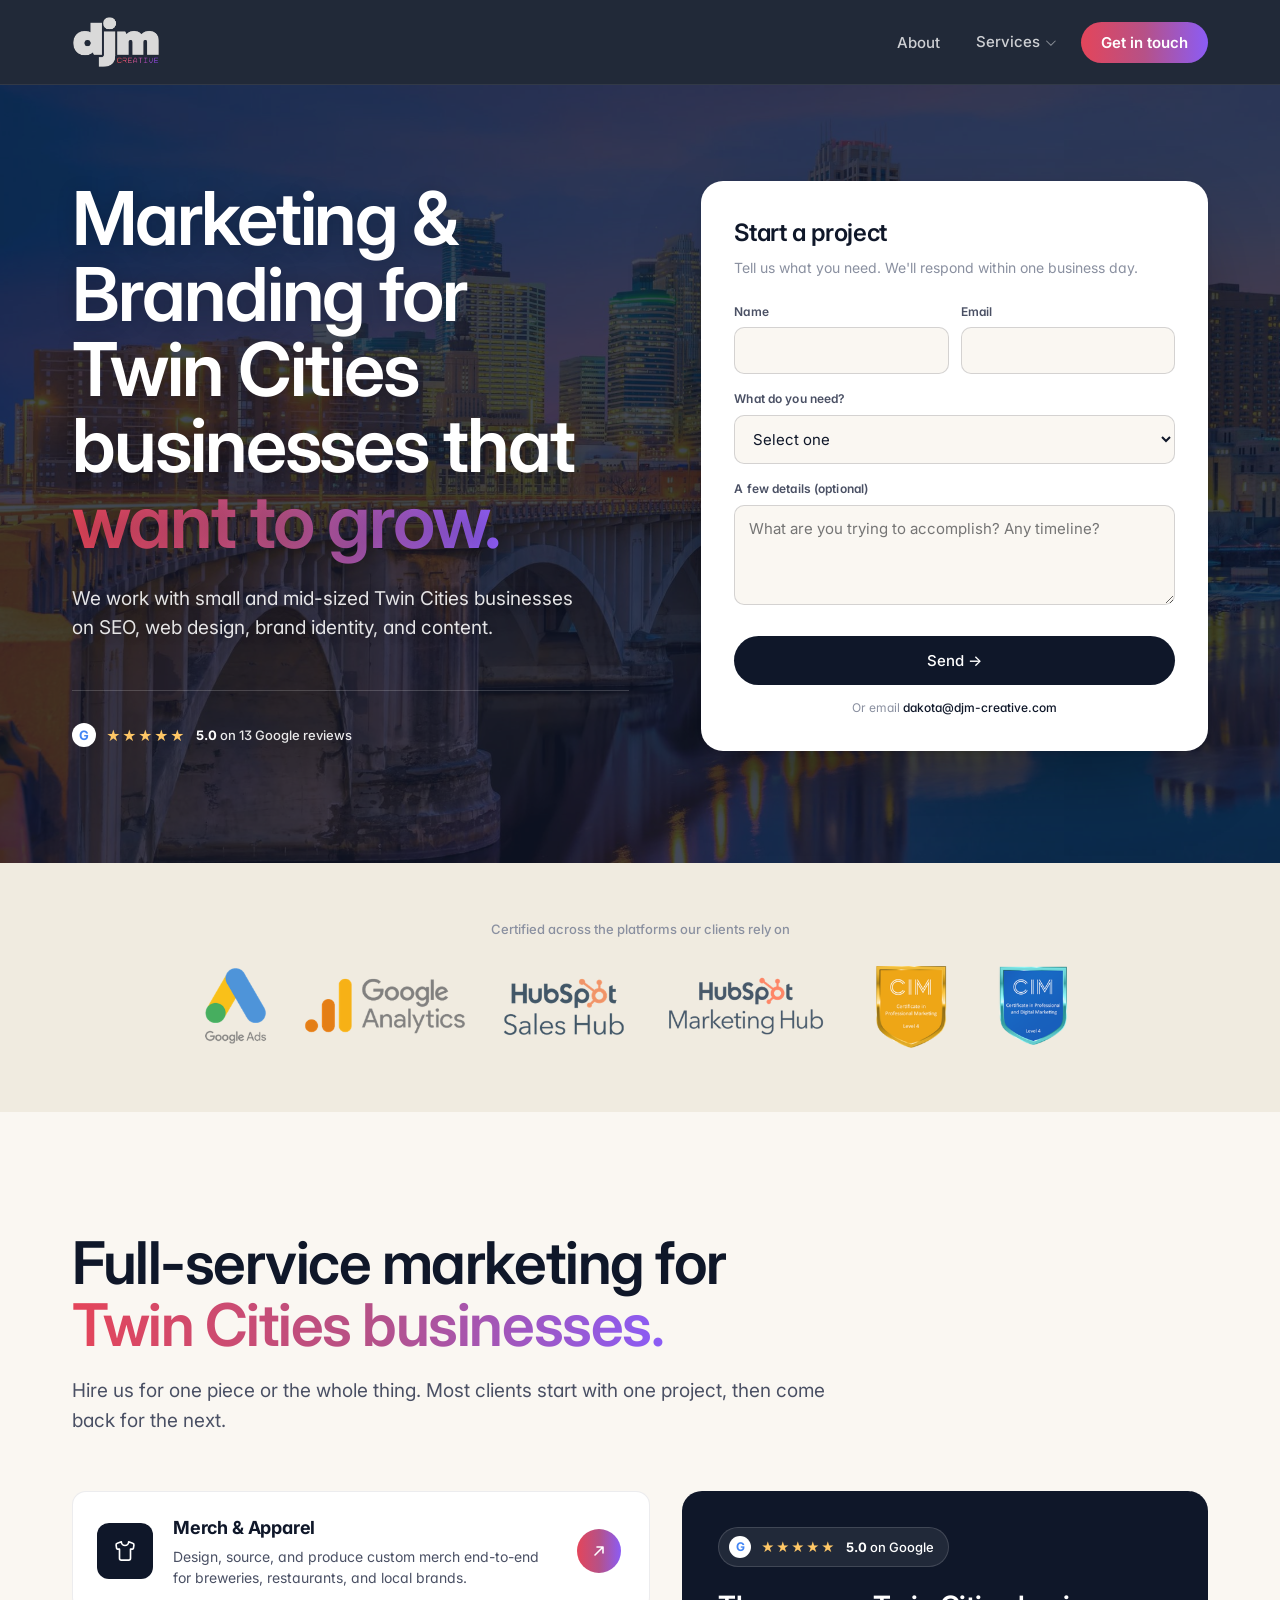
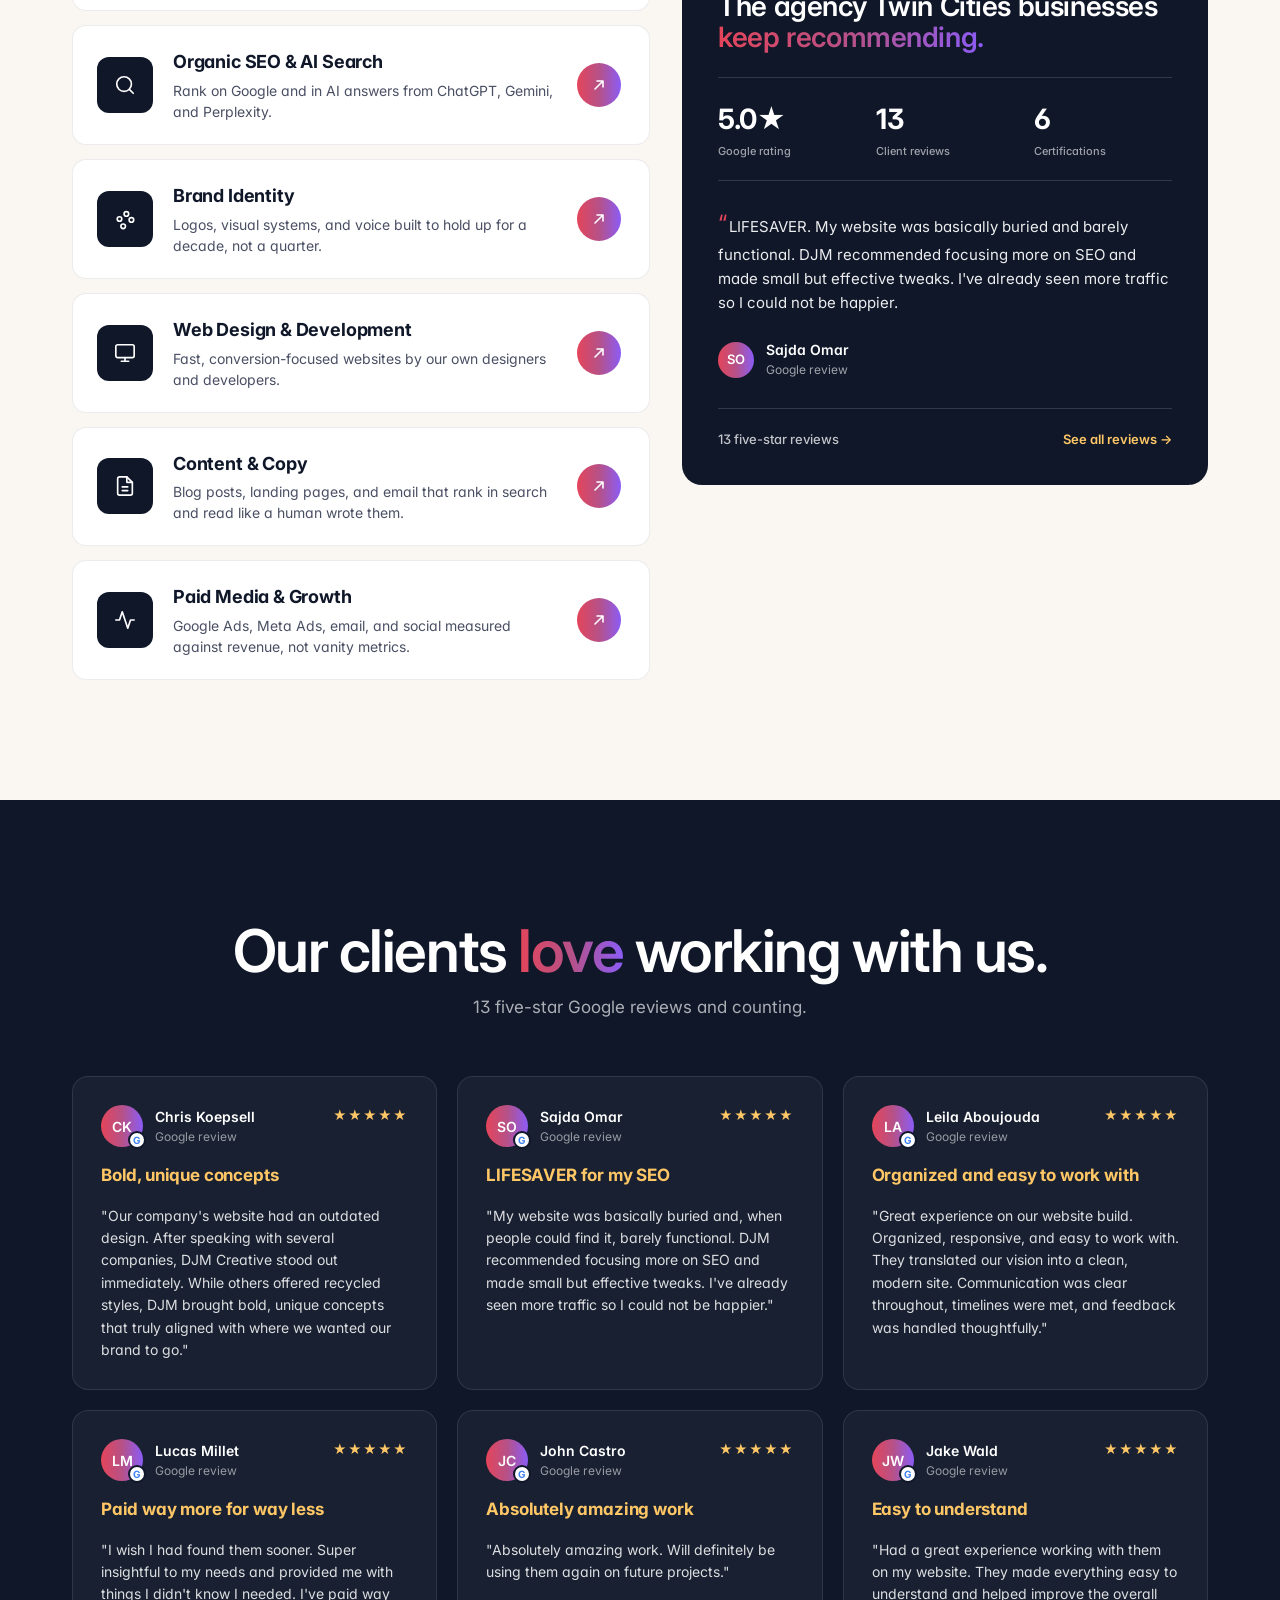
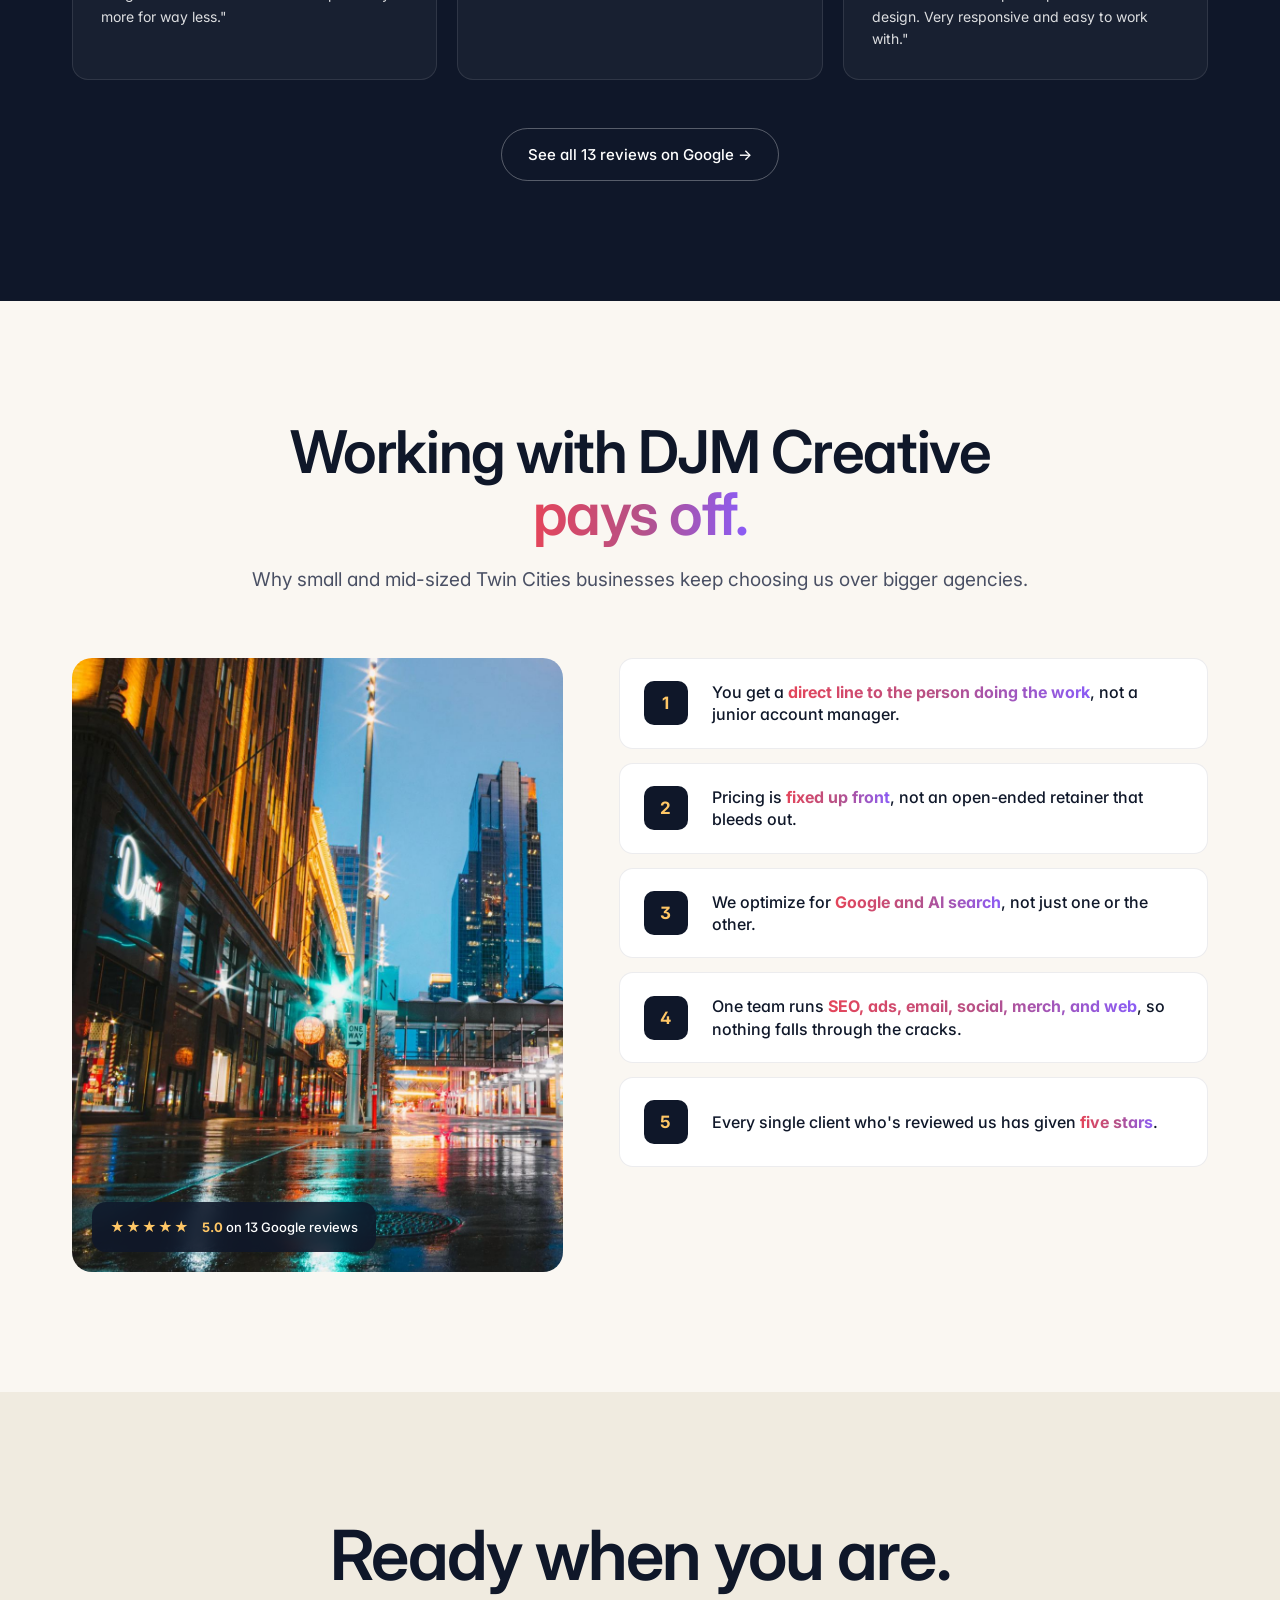
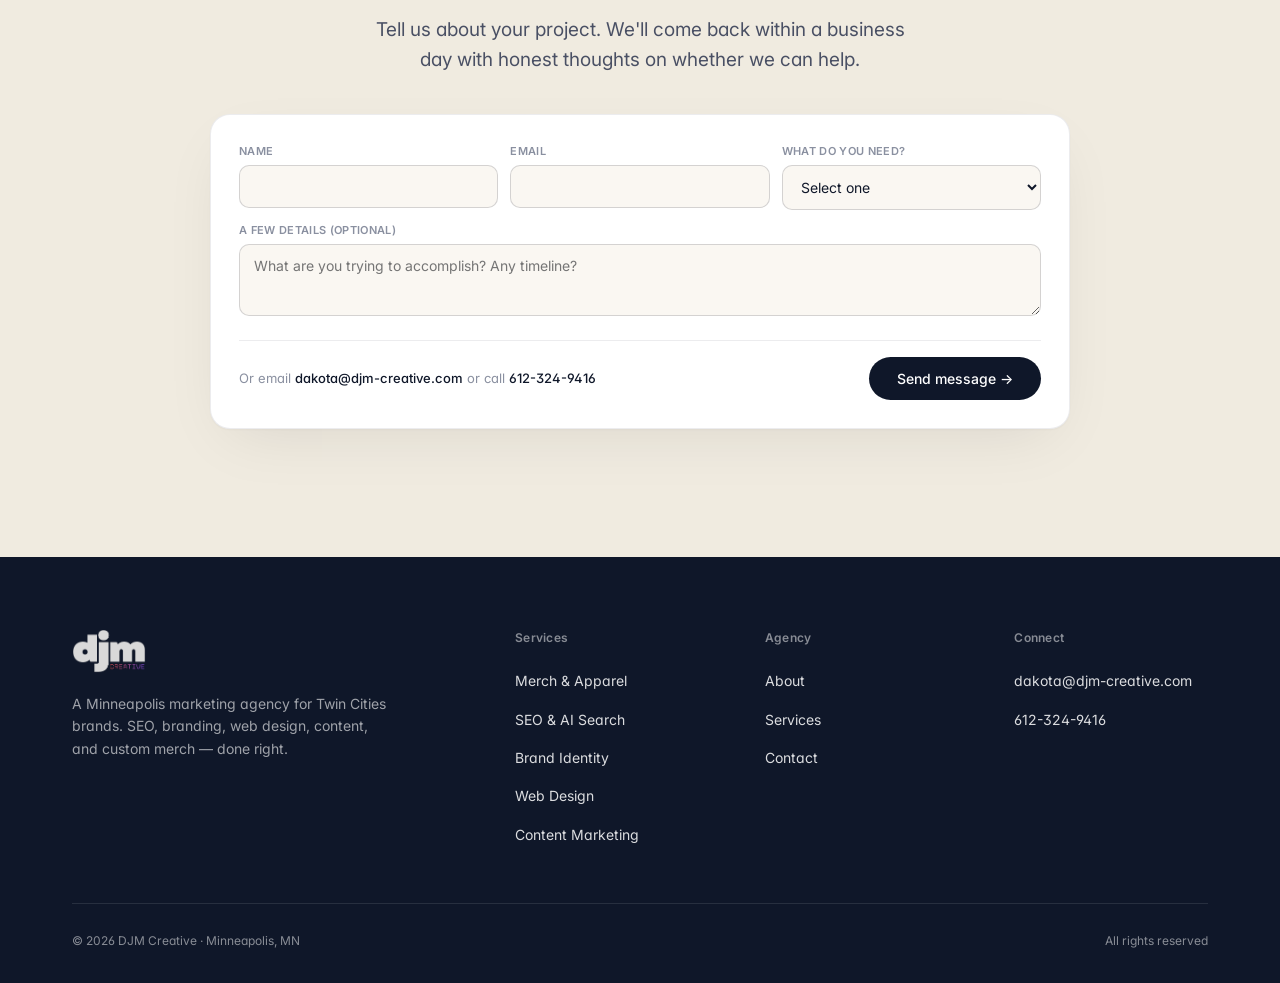
<file: index.html>
<!DOCTYPE html>
<html lang="en">
<head>
  <meta charset="UTF-8">
  <meta name="viewport" content="width=device-width, initial-scale=1.0">

  <title>DJM Creative | Minneapolis Marketing Agency for Twin Cities Businesses</title>
  <meta name="description" content="DJM Creative is a Minneapolis marketing agency helping Twin Cities businesses grow — SEO, brand identity, web design, content, and custom merch. 5-star rated, Google and HubSpot certified.">
  <meta name="keywords" content="Minneapolis marketing agency, Twin Cities marketing, SEO Minneapolis, brand identity, web design Minneapolis, content marketing, custom merch Minneapolis, branded apparel, local SEO">
  <meta name="author" content="DJM Creative">
  <link rel="canonical" href="https://djm-creative.com/">

  <meta name="geo.region" content="US-MN">
  <meta name="geo.placename" content="Minneapolis">
  <meta name="geo.position" content="44.9778;-93.2650">
  <meta name="ICBM" content="44.9778, -93.2650">

  <meta property="og:type" content="website">
  <meta property="og:url" content="https://djm-creative.com/">
  <meta property="og:title" content="DJM Creative | Minneapolis Marketing Agency">
  <meta property="og:description" content="SEO, branding, web design, content, and custom merch for Twin Cities businesses. 5-star rated, Google and HubSpot certified.">
  <meta property="og:site_name" content="DJM Creative">
  <meta property="og:locale" content="en_US">
  <meta property="og:image" content="https://djm-creative.com/assets/logo-light.png">

  <meta name="twitter:card" content="summary_large_image">
  <meta name="twitter:title" content="DJM Creative | Minneapolis Marketing Agency">
  <meta name="twitter:description" content="SEO, branding, web design, content, and custom merch for Twin Cities businesses.">

  <meta name="robots" content="index, follow, max-image-preview:large">
  <meta name="theme-color" content="#0f1729">

  <link rel="icon" type="image/png" href="assets/logo-dark.png">

  <link rel="preconnect" href="https://fonts.googleapis.com">
  <link rel="preconnect" href="https://fonts.gstatic.com" crossorigin>
  <link href="https://fonts.googleapis.com/css2?family=Inter:wght@400;500;600;700&family=JetBrains+Mono:wght@400;500;600&display=swap" rel="stylesheet">

  <link rel="stylesheet" href="assets/styles.css">

  <script type="application/ld+json">
  {
    "@context": "https://schema.org",
    "@type": "ProfessionalService",
    "name": "DJM Creative",
    "image": "https://djm-creative.com/assets/logo-light.png",
    "url": "https://djm-creative.com/",
    "telephone": "+1-612-324-9416",
    "email": "dakota@djm-creative.com",
    "description": "Minneapolis marketing agency specializing in SEO, brand identity, web design, content marketing, and custom merch for Twin Cities businesses.",
    "address": { "@type": "PostalAddress", "addressLocality": "Minneapolis", "addressRegion": "MN", "addressCountry": "US" },
    "geo": { "@type": "GeoCoordinates", "latitude": 44.9778, "longitude": -93.2650 },
    "areaServed": [
      {"@type": "City", "name": "Minneapolis"},
      {"@type": "City", "name": "Saint Paul"},
      {"@type": "AdministrativeArea", "name": "Twin Cities"}
    ],
    "priceRange": "$$",
    "aggregateRating": { "@type": "AggregateRating", "ratingValue": "5.0", "reviewCount": "13", "bestRating": "5", "worstRating": "1" }
  }
  </script>
</head>
<body>

  <header class="nav">
    <div class="nav-inner">
      <a href="./index.html" class="logo-wrap" aria-label="DJM Creative home">
        <img src="assets/logo-light.png" alt="DJM Creative">
      </a>
      <nav aria-label="Primary">
        <ul class="nav-links">
          <li><a href="about/index.html">About</a></li>
          <li class="nav-dropdown">
            <a href="#services" tabindex="0">Services</a>
            <ul class="nav-dropdown-menu">
              <li><a href="services/merch-apparel/index.html">
                <span class="nav-dropdown-item-title">Merch &amp; Apparel</span>
                <span class="nav-dropdown-item-desc">Design &middot; Source &middot; Produce</span>
              </a></li>
              <li><a href="services/seo/index.html">
                <span class="nav-dropdown-item-title">SEO &amp; AI Search</span>
                <span class="nav-dropdown-item-desc">Google &middot; ChatGPT &middot; Perplexity</span>
              </a></li>
              <li><a href="services/brand-identity/index.html">
                <span class="nav-dropdown-item-title">Brand Identity</span>
                <span class="nav-dropdown-item-desc">Logo &middot; System &middot; Strategy</span>
              </a></li>
              <li><a href="services/web-design/index.html">
                <span class="nav-dropdown-item-title">Web Design</span>
                <span class="nav-dropdown-item-desc">Custom &middot; Fast &middot; SEO-ready</span>
              </a></li>
              <li><a href="services/content-marketing/index.html">
                <span class="nav-dropdown-item-title">Content Marketing</span>
                <span class="nav-dropdown-item-desc">Blog &middot; Copy &middot; Email</span>
              </a></li>
            </ul>
          </li>
          <li class="cta-li"><a href="#contact" class="nav-cta">Get in touch</a></li>
        </ul>
      </nav>
    </div>
  </header>

  <main>

    <!-- HERO (the one you liked, with form) -->
    <section class="hero">
      <div class="container">
        <div class="hero-grid">

          <div>
            <h1 class="hero-title">
              Marketing &amp; Branding for Twin&nbsp;Cities businesses that <span class="grad">want to grow.</span>
            </h1>
            <p class="hero-lede">
              We work with small and mid-sized Twin Cities businesses on SEO, web design, brand identity, and content.
            </p>

            <div class="trust">
              <div class="trust-item">
                <div class="trust-g">G</div>
                <span class="trust-stars">&#9733;&#9733;&#9733;&#9733;&#9733;</span>
                <span><strong>5.0</strong> on 13 Google reviews</span>
              </div>
            </div>
          </div>

          <aside class="inquiry">
            <div class="inquiry-head">
              <div class="h-lg">Start a project</div>
              <div class="small">Tell us what you need. We'll respond within one business day.</div>
            </div>
            <!--
              FORMSPREE SETUP:
              Replace YOUR_FORM_ID below with the ID from your Formspree account (formspree.io).
              Until then, submissions won't go anywhere.
            -->
            <form action="https://formspree.io/f/mdeedbdq" method="POST">
              <input type="hidden" name="_subject" value="New project inquiry (Hero)">
              <input type="hidden" name="form_source" value="hero_section">
              <div class="field-row">
                <div class="field">
                  <label for="name">Name</label>
                  <input type="text" id="name" name="name" required>
                </div>
                <div class="field">
                  <label for="email">Email</label>
                  <input type="email" id="email" name="email" required>
                </div>
              </div>
              <div class="field">
                <label for="need">What do you need?</label>
                <select id="need" name="need" required>
                  <option value="">Select one</option>
                  <option>Custom merch &amp; apparel</option>
                  <option>SEO &amp; AI search</option>
                  <option>Brand identity</option>
                  <option>Web design</option>
                  <option>Content marketing</option>
                  <option>Paid media</option>
                  <option>Multiple services</option>
                  <option>Not sure yet</option>
                </select>
              </div>
              <div class="field">
                <label for="message">A few details (optional)</label>
                <textarea id="message" name="message" placeholder="What are you trying to accomplish? Any timeline?"></textarea>
              </div>
              <button type="submit" class="inquiry-submit">Send &rarr;</button>
              <div class="inquiry-note">Or email <a href="mailto:dakota@djm-creative.com" style="color: var(--ink); font-weight: 500;">dakota@djm-creative.com</a></div>
            </form>
          </aside>

        </div>
      </div>
    </section>


    <!-- CERTIFICATIONS -->
    <section class="certs">
      <div class="container">
        <div class="certs-label">Certified across the platforms our clients rely on</div>
        <img src="assets/certifications.png" alt="Google Ads, Google Analytics, HubSpot Sales Hub, HubSpot Marketing Hub, CIM Certificate in Professional Marketing, CIM Certificate in Professional and Digital Marketing">
      </div>
    </section>

    <!-- SERVICES (SmartSites-inspired list + featured card) -->
    <section id="services" class="svc-section">
      <div class="container">
        <div class="svc-head">
          <h2 class="section-title">Full-service marketing for <span class="grad">Twin Cities businesses.</span></h2>
          <p class="lead">Hire us for one piece or the whole thing. Most clients start with one project, then come back for the next.</p>
        </div>

        <div class="svc-layout">

          <div class="svc-list">

            <a href="services/merch-apparel/index.html" class="svc-row" data-review="merch">
              <div class="svc-icon">
                <svg viewBox="0 0 24 24" fill="none" stroke="currentColor" stroke-width="1.8" stroke-linecap="round" stroke-linejoin="round"><path d="M20.38 3.46 16 2a4 4 0 0 1-8 0L3.62 3.46a2 2 0 0 0-1.34 2.23l.58 3.47a1 1 0 0 0 .99.84H6v10c0 1.1.9 2 2 2h8a2 2 0 0 0 2-2V10h2.15a1 1 0 0 0 .99-.84l.58-3.47a2 2 0 0 0-1.34-2.23z"/></svg>
              </div>
              <div class="svc-row-text">
                <h3>Merch &amp; Apparel</h3>
                <p>Design, source, and produce custom merch end-to-end for breweries, restaurants, and local brands.</p>
              </div>
              <div class="svc-arrow">
                <svg width="14" height="14" viewBox="0 0 14 14" fill="none"><path d="M3 11L11 3M11 3H5M11 3V9" stroke="currentColor" stroke-width="1.6" stroke-linecap="round" stroke-linejoin="round"/></svg>
              </div>
            </a>

            <a href="services/seo/index.html" class="svc-row" data-review="seo">
              <div class="svc-icon">
                <svg viewBox="0 0 24 24" fill="none" stroke="currentColor" stroke-width="1.8" stroke-linecap="round" stroke-linejoin="round"><circle cx="11" cy="11" r="8"/><path d="m21 21-4.3-4.3"/></svg>
              </div>
              <div class="svc-row-text">
                <h3>Organic SEO &amp; AI Search</h3>
                <p>Rank on Google and in AI answers from ChatGPT, Gemini, and Perplexity.</p>
              </div>
              <div class="svc-arrow">
                <svg width="14" height="14" viewBox="0 0 14 14" fill="none"><path d="M3 11L11 3M11 3H5M11 3V9" stroke="currentColor" stroke-width="1.6" stroke-linecap="round" stroke-linejoin="round"/></svg>
              </div>
            </a>

            <a href="services/brand-identity/index.html" class="svc-row" data-review="brand">
              <div class="svc-icon">
                <svg viewBox="0 0 24 24" fill="none" stroke="currentColor" stroke-width="1.8" stroke-linecap="round" stroke-linejoin="round"><circle cx="13.5" cy="6.5" r="2.5"/><circle cx="19" cy="13" r="2.5"/><circle cx="6" cy="12" r="2.5"/><circle cx="10" cy="20" r="2.5"/></svg>
              </div>
              <div class="svc-row-text">
                <h3>Brand Identity</h3>
                <p>Logos, visual systems, and voice built to hold up for a decade, not a quarter.</p>
              </div>
              <div class="svc-arrow">
                <svg width="14" height="14" viewBox="0 0 14 14" fill="none"><path d="M3 11L11 3M11 3H5M11 3V9" stroke="currentColor" stroke-width="1.6" stroke-linecap="round" stroke-linejoin="round"/></svg>
              </div>
            </a>

            <a href="services/web-design/index.html" class="svc-row" data-review="web">
              <div class="svc-icon">
                <svg viewBox="0 0 24 24" fill="none" stroke="currentColor" stroke-width="1.8" stroke-linecap="round" stroke-linejoin="round"><rect x="2" y="3" width="20" height="14" rx="2"/><line x1="8" y1="21" x2="16" y2="21"/><line x1="12" y1="17" x2="12" y2="21"/></svg>
              </div>
              <div class="svc-row-text">
                <h3>Web Design &amp; Development</h3>
                <p>Fast, conversion-focused websites by our own designers and developers.</p>
              </div>
              <div class="svc-arrow">
                <svg width="14" height="14" viewBox="0 0 14 14" fill="none"><path d="M3 11L11 3M11 3H5M11 3V9" stroke="currentColor" stroke-width="1.6" stroke-linecap="round" stroke-linejoin="round"/></svg>
              </div>
            </a>

            <a href="services/content-marketing/index.html" class="svc-row" data-review="content">
              <div class="svc-icon">
                <svg viewBox="0 0 24 24" fill="none" stroke="currentColor" stroke-width="1.8" stroke-linecap="round" stroke-linejoin="round"><path d="M14 2H6a2 2 0 0 0-2 2v16a2 2 0 0 0 2 2h12a2 2 0 0 0 2-2V8z"/><polyline points="14 2 14 8 20 8"/><line x1="9" y1="13" x2="15" y2="13"/><line x1="9" y1="17" x2="15" y2="17"/></svg>
              </div>
              <div class="svc-row-text">
                <h3>Content &amp; Copy</h3>
                <p>Blog posts, landing pages, and email that rank in search and read like a human wrote them.</p>
              </div>
              <div class="svc-arrow">
                <svg width="14" height="14" viewBox="0 0 14 14" fill="none"><path d="M3 11L11 3M11 3H5M11 3V9" stroke="currentColor" stroke-width="1.6" stroke-linecap="round" stroke-linejoin="round"/></svg>
              </div>
            </a>

            <div class="svc-row" data-review="paid">
              <div class="svc-icon">
                <svg viewBox="0 0 24 24" fill="none" stroke="currentColor" stroke-width="1.8" stroke-linecap="round" stroke-linejoin="round"><polyline points="22 12 18 12 15 21 9 3 6 12 2 12"/></svg>
              </div>
              <div class="svc-row-text">
                <h3>Paid Media &amp; Growth</h3>
                <p>Google Ads, Meta Ads, email, and social measured against revenue, not vanity metrics.</p>
              </div>
              <div class="svc-arrow">
                <svg width="14" height="14" viewBox="0 0 14 14" fill="none"><path d="M3 11L11 3M11 3H5M11 3V9" stroke="currentColor" stroke-width="1.6" stroke-linecap="round" stroke-linejoin="round"/></svg>
              </div>
            </div>

          </div>

          <aside class="svc-feature">
            <div class="svc-feature__badge">
              <div class="svc-feature__badge-g">G</div>
              <span class="svc-feature__stars">&#9733;&#9733;&#9733;&#9733;&#9733;</span>
              <span><strong>5.0</strong> on Google</span>
            </div>

            <h3 class="svc-feature__title" id="feature-title">
              The agency Twin Cities businesses <span class="grad">keep recommending.</span>
            </h3>

            <div class="svc-feature__stats">
              <div>
                <div class="svc-feature__stat-num">5.0&#9733;</div>
                <div class="svc-feature__stat-label">Google rating</div>
              </div>
              <div>
                <div class="svc-feature__stat-num">13</div>
                <div class="svc-feature__stat-label">Client reviews</div>
              </div>
              <div>
                <div class="svc-feature__stat-num">6</div>
                <div class="svc-feature__stat-label">Certifications</div>
              </div>
            </div>

            <p class="svc-feature__quote" id="feature-quote">LIFESAVER. My website was basically buried and barely functional. DJM recommended focusing more on SEO and made small but effective tweaks. I've already seen more traffic so I could not be happier.</p>

            <div class="svc-feature__who">
              <div class="svc-feature__avatar" id="feature-avatar">SO</div>
              <div>
                <div class="svc-feature__who-name" id="feature-name">Sajda Omar</div>
                <div class="svc-feature__who-role">Google review</div>
              </div>
            </div>

            <div class="svc-feature__cta">
              <span class="svc-feature__cta-count">13 five-star reviews</span>
              <a href="https://www.google.com/search?q=DJM+Creative+Minneapolis+reviews" target="_blank" rel="noopener" class="svc-feature__cta-link">See all reviews &rarr;</a>
            </div>
          </aside>

        </div>
      </div>
    </section>

<!-- REVIEWS (navy bg, SmartSites-inspired) -->
    <section class="reviews-pro">
      <div class="container">
        <div class="reviews-pro__head">
          <h2 class="section-title">Our clients <span class="grad">love</span> working with us.</h2>
          <p class="reviews-pro__sub">13 five-star Google reviews and counting.</p>
        </div>

        <div class="reviews-pro__grid">

          <article class="reviews-pro__card">
            <div class="reviews-pro__card-top">
              <div class="reviews-pro__who">
                <div class="reviews-pro__avatar">CK<span class="reviews-pro__avatar-g">G</span></div>
                <div>
                  <div class="reviews-pro__who-name">Chris Koepsell</div>
                  <div class="reviews-pro__who-meta">Google review</div>
                </div>
              </div>
              <div class="reviews-pro__stars">&#9733;&#9733;&#9733;&#9733;&#9733;</div>
            </div>
            <h3 class="reviews-pro__title">Bold, unique concepts</h3>
            <p class="reviews-pro__text">"Our company's website had an outdated design. After speaking with several companies, DJM Creative stood out immediately. While others offered recycled styles, DJM brought bold, unique concepts that truly aligned with where we wanted our brand to go."</p>
          </article>

          <article class="reviews-pro__card">
            <div class="reviews-pro__card-top">
              <div class="reviews-pro__who">
                <div class="reviews-pro__avatar">SO<span class="reviews-pro__avatar-g">G</span></div>
                <div>
                  <div class="reviews-pro__who-name">Sajda Omar</div>
                  <div class="reviews-pro__who-meta">Google review</div>
                </div>
              </div>
              <div class="reviews-pro__stars">&#9733;&#9733;&#9733;&#9733;&#9733;</div>
            </div>
            <h3 class="reviews-pro__title">LIFESAVER for my SEO</h3>
            <p class="reviews-pro__text">"My website was basically buried and, when people could find it, barely functional. DJM recommended focusing more on SEO and made small but effective tweaks. I've already seen more traffic so I could not be happier."</p>
          </article>

          <article class="reviews-pro__card">
            <div class="reviews-pro__card-top">
              <div class="reviews-pro__who">
                <div class="reviews-pro__avatar">LA<span class="reviews-pro__avatar-g">G</span></div>
                <div>
                  <div class="reviews-pro__who-name">Leila Aboujouda</div>
                  <div class="reviews-pro__who-meta">Google review</div>
                </div>
              </div>
              <div class="reviews-pro__stars">&#9733;&#9733;&#9733;&#9733;&#9733;</div>
            </div>
            <h3 class="reviews-pro__title">Organized and easy to work with</h3>
            <p class="reviews-pro__text">"Great experience on our website build. Organized, responsive, and easy to work with. They translated our vision into a clean, modern site. Communication was clear throughout, timelines were met, and feedback was handled thoughtfully."</p>
          </article>

          <article class="reviews-pro__card">
            <div class="reviews-pro__card-top">
              <div class="reviews-pro__who">
                <div class="reviews-pro__avatar">LM<span class="reviews-pro__avatar-g">G</span></div>
                <div>
                  <div class="reviews-pro__who-name">Lucas Millet</div>
                  <div class="reviews-pro__who-meta">Google review</div>
                </div>
              </div>
              <div class="reviews-pro__stars">&#9733;&#9733;&#9733;&#9733;&#9733;</div>
            </div>
            <h3 class="reviews-pro__title">Paid way more for way less</h3>
            <p class="reviews-pro__text">"I wish I had found them sooner. Super insightful to my needs and provided me with things I didn't know I needed. I've paid way more for way less."</p>
          </article>

          <article class="reviews-pro__card">
            <div class="reviews-pro__card-top">
              <div class="reviews-pro__who">
                <div class="reviews-pro__avatar">JC<span class="reviews-pro__avatar-g">G</span></div>
                <div>
                  <div class="reviews-pro__who-name">John Castro</div>
                  <div class="reviews-pro__who-meta">Google review</div>
                </div>
              </div>
              <div class="reviews-pro__stars">&#9733;&#9733;&#9733;&#9733;&#9733;</div>
            </div>
            <h3 class="reviews-pro__title">Absolutely amazing work</h3>
            <p class="reviews-pro__text">"Absolutely amazing work. Will definitely be using them again on future projects."</p>
          </article>

          <article class="reviews-pro__card">
            <div class="reviews-pro__card-top">
              <div class="reviews-pro__who">
                <div class="reviews-pro__avatar">JW<span class="reviews-pro__avatar-g">G</span></div>
                <div>
                  <div class="reviews-pro__who-name">Jake Wald</div>
                  <div class="reviews-pro__who-meta">Google review</div>
                </div>
              </div>
              <div class="reviews-pro__stars">&#9733;&#9733;&#9733;&#9733;&#9733;</div>
            </div>
            <h3 class="reviews-pro__title">Easy to understand</h3>
            <p class="reviews-pro__text">"Had a great experience working with them on my website. They made everything easy to understand and helped improve the overall design. Very responsive and easy to work with."</p>
          </article>

        </div>

        <div class="reviews-pro__footer">
          <a href="https://www.google.com/search?q=DJM+Creative+Minneapolis+reviews" target="_blank" rel="noopener" class="reviews-pro__link">
            See all 13 reviews on Google &rarr;
          </a>
        </div>
      </div>
    </section>

    <!-- WHY DJM (SmartSites-inspired, photo + numbered list) -->
    <section class="why-section">
      <div class="container">
        <div class="section-head">
          <h2 class="section-title">Working with DJM Creative <span class="grad">pays off.</span></h2>
          <p class="lead">Why small and mid-sized Twin Cities businesses keep choosing us over bigger agencies.</p>
        </div>

        <div class="why-layout">

          <div class="why-photo">
            <img src="assets/mpls-street.jpg" alt="Downtown Minneapolis at night">
            <div class="why-photo__badge">
              <span class="why-photo__badge-stars">&#9733;&#9733;&#9733;&#9733;&#9733;</span>
              <span class="why-photo__badge-text"><strong>5.0</strong> on 13 Google reviews</span>
            </div>
          </div>

          <ol class="why-list">
            <li class="why-item">
              <div class="why-num">1</div>
              <div class="why-text">You get a <span class="highlight">direct line to the person doing the work</span>, not a junior account manager.</div>
            </li>
            <li class="why-item">
              <div class="why-num">2</div>
              <div class="why-text">Pricing is <span class="highlight">fixed up front</span>, not an open-ended retainer that bleeds out.</div>
            </li>
            <li class="why-item">
              <div class="why-num">3</div>
              <div class="why-text">We optimize for <span class="highlight">Google and AI search</span>, not just one or the other.</div>
            </li>
            <li class="why-item">
              <div class="why-num">4</div>
              <div class="why-text">One team runs <span class="highlight">SEO, ads, email, social, merch, and web</span>, so nothing falls through the cracks.</div>
            </li>
            <li class="why-item">
              <div class="why-num">5</div>
              <div class="why-text">Every single client who's reviewed us has given <span class="highlight">five stars</span>.</div>
            </li>
          </ol>

        </div>
      </div>
    </section>

    <!-- CTA -->
    <section id="contact" class="cta-section">
      <div class="container">
        <h2>Ready when you are.</h2>
        <p class="lead">Tell us about your project. We'll come back within a business day with honest thoughts on whether we can help.</p>

        <form class="cta-form" action="https://formspree.io/f/mdeedbdq" method="POST">
          <input type="hidden" name="_subject" value="New project inquiry (CTA)">
          <input type="hidden" name="form_source" value="cta_section">
          <div class="cta-form__row">
            <div class="field">
              <label for="cta-name">Name</label>
              <input type="text" id="cta-name" name="name" required>
            </div>
            <div class="field">
              <label for="cta-email">Email</label>
              <input type="email" id="cta-email" name="email" required>
            </div>
            <div class="field">
              <label for="cta-need">What do you need?</label>
              <select id="cta-need" name="need" required>
                <option value="">Select one</option>
                <option>Custom merch &amp; apparel</option>
                <option>SEO &amp; AI search</option>
                <option>Brand identity</option>
                <option>Web design</option>
                <option>Content marketing</option>
                <option>Paid media</option>
                <option>Multiple services</option>
                <option>Not sure yet</option>
              </select>
            </div>
          </div>
          <div class="field">
            <label for="cta-message">A few details (optional)</label>
            <textarea id="cta-message" name="message" placeholder="What are you trying to accomplish? Any timeline?"></textarea>
          </div>
          <div class="cta-form__submit-row">
            <div class="cta-form__note">
              Or email <a href="mailto:dakota@djm-creative.com">dakota@djm-creative.com</a> or call <a href="tel:+16123249416">612-324-9416</a>
            </div>
            <button type="submit" class="cta-form__submit">Send message &rarr;</button>
          </div>
        </form>
      </div>
    </section>

  </main>

  <footer>
    <div class="container">
      <div class="foot-grid">
        <div class="foot-brand">
          <img src="assets/logo-light.png" alt="DJM Creative">
          <p class="foot-tagline">A Minneapolis marketing agency for Twin Cities brands. SEO, branding, web design, content, and custom merch &mdash; done right.</p>
        </div>
        <div class="foot-col">
          <h4>Services</h4>
          <ul>
            <li><a href="services/merch-apparel/index.html">Merch &amp; Apparel</a></li>
            <li><a href="services/seo/index.html">SEO &amp; AI Search</a></li>
            <li><a href="services/brand-identity/index.html">Brand Identity</a></li>
            <li><a href="services/web-design/index.html">Web Design</a></li>
            <li><a href="services/content-marketing/index.html">Content Marketing</a></li>
          </ul>
        </div>
        <div class="foot-col">
          <h4>Agency</h4>
          <ul>
            <li><a href="about/index.html">About</a></li>
            <li><a href="#services">Services</a></li>
            <li><a href="mailto:dakota@djm-creative.com">Contact</a></li>
          </ul>
        </div>
        <div class="foot-col">
          <h4>Connect</h4>
          <ul>
            <li><a href="mailto:dakota@djm-creative.com">dakota@djm-creative.com</a></li>
            <li><a href="tel:+16123249416">612-324-9416</a></li>
          </ul>
        </div>
      </div>
      <div class="foot-base">
        <span>&copy; 2026 DJM Creative &middot; Minneapolis, MN</span>
        <span>All rights reserved</span>
      </div>
    </div>
  </footer>


  <script>
    // Service hover → swap featured review card
    (function() {
      const reviews = {
        merch: {
          title: 'The agency Twin Cities brands rely on for <span class="grad">quality merch.</span>',
          quote: 'Absolutely amazing work. Will definitely be using them again on future projects.',
          name: 'John Castro',
          initials: 'JC'
        },
        seo: {
          title: 'The agency that actually <span class="grad">moves the needle on SEO.</span>',
          quote: 'LIFESAVER. My website was basically buried and barely functional. DJM recommended focusing more on SEO and made small but effective tweaks. I\'ve already seen more traffic so I could not be happier.',
          name: 'Sajda Omar',
          initials: 'SO'
        },
        brand: {
          title: 'Branding with <span class="grad">bold, unique concepts.</span>',
          quote: 'DJM Creative stood out immediately. While others offered recycled styles, DJM brought bold, unique concepts that truly aligned with where we wanted our brand to go.',
          name: 'Chris Koepsell',
          initials: 'CK'
        },
        web: {
          title: 'Websites built the <span class="grad">right way.</span>',
          quote: 'Great experience on our website build. Organized, responsive, and easy to work with. They translated our vision into a clean, modern site. Communication was clear throughout.',
          name: 'Leila Aboujouda',
          initials: 'LA'
        },
        content: {
          title: 'Insightful, <span class="grad">worth every dollar.</span>',
          quote: 'I wish I had found them sooner. Super insightful to my needs and provided me with things I didn\'t know I needed. I\'ve paid way more for way less.',
          name: 'Lucas Millet',
          initials: 'LM'
        },
        paid: {
          title: 'Easy to work with, <span class="grad">results you can see.</span>',
          quote: 'Had a great experience working with them on my website. They made everything easy to understand and helped improve the overall design. Very responsive and easy to work with.',
          name: 'Jake Wald',
          initials: 'JW'
        }
      };

      const titleEl = document.getElementById('feature-title');
      const quoteEl = document.getElementById('feature-quote');
      const nameEl = document.getElementById('feature-name');
      const avatarEl = document.getElementById('feature-avatar');

      if (!titleEl || !quoteEl || !nameEl || !avatarEl) return;

      // Build swap function with fade
      function swap(key) {
        const r = reviews[key];
        if (!r) return;
        // Fade targets slightly
        [titleEl, quoteEl, nameEl, avatarEl].forEach(el => el.style.opacity = '0.35');
        setTimeout(() => {
          titleEl.innerHTML = r.title;
          quoteEl.textContent = r.quote;
          nameEl.textContent = r.name;
          avatarEl.textContent = r.initials;
          [titleEl, quoteEl, nameEl, avatarEl].forEach(el => el.style.opacity = '1');
        }, 140);
      }

      document.querySelectorAll('[data-review]').forEach(row => {
        row.addEventListener('mouseenter', () => swap(row.dataset.review));
        row.addEventListener('focusin', () => swap(row.dataset.review));
      });
    })();
  </script>
</body>
</html>
</file>
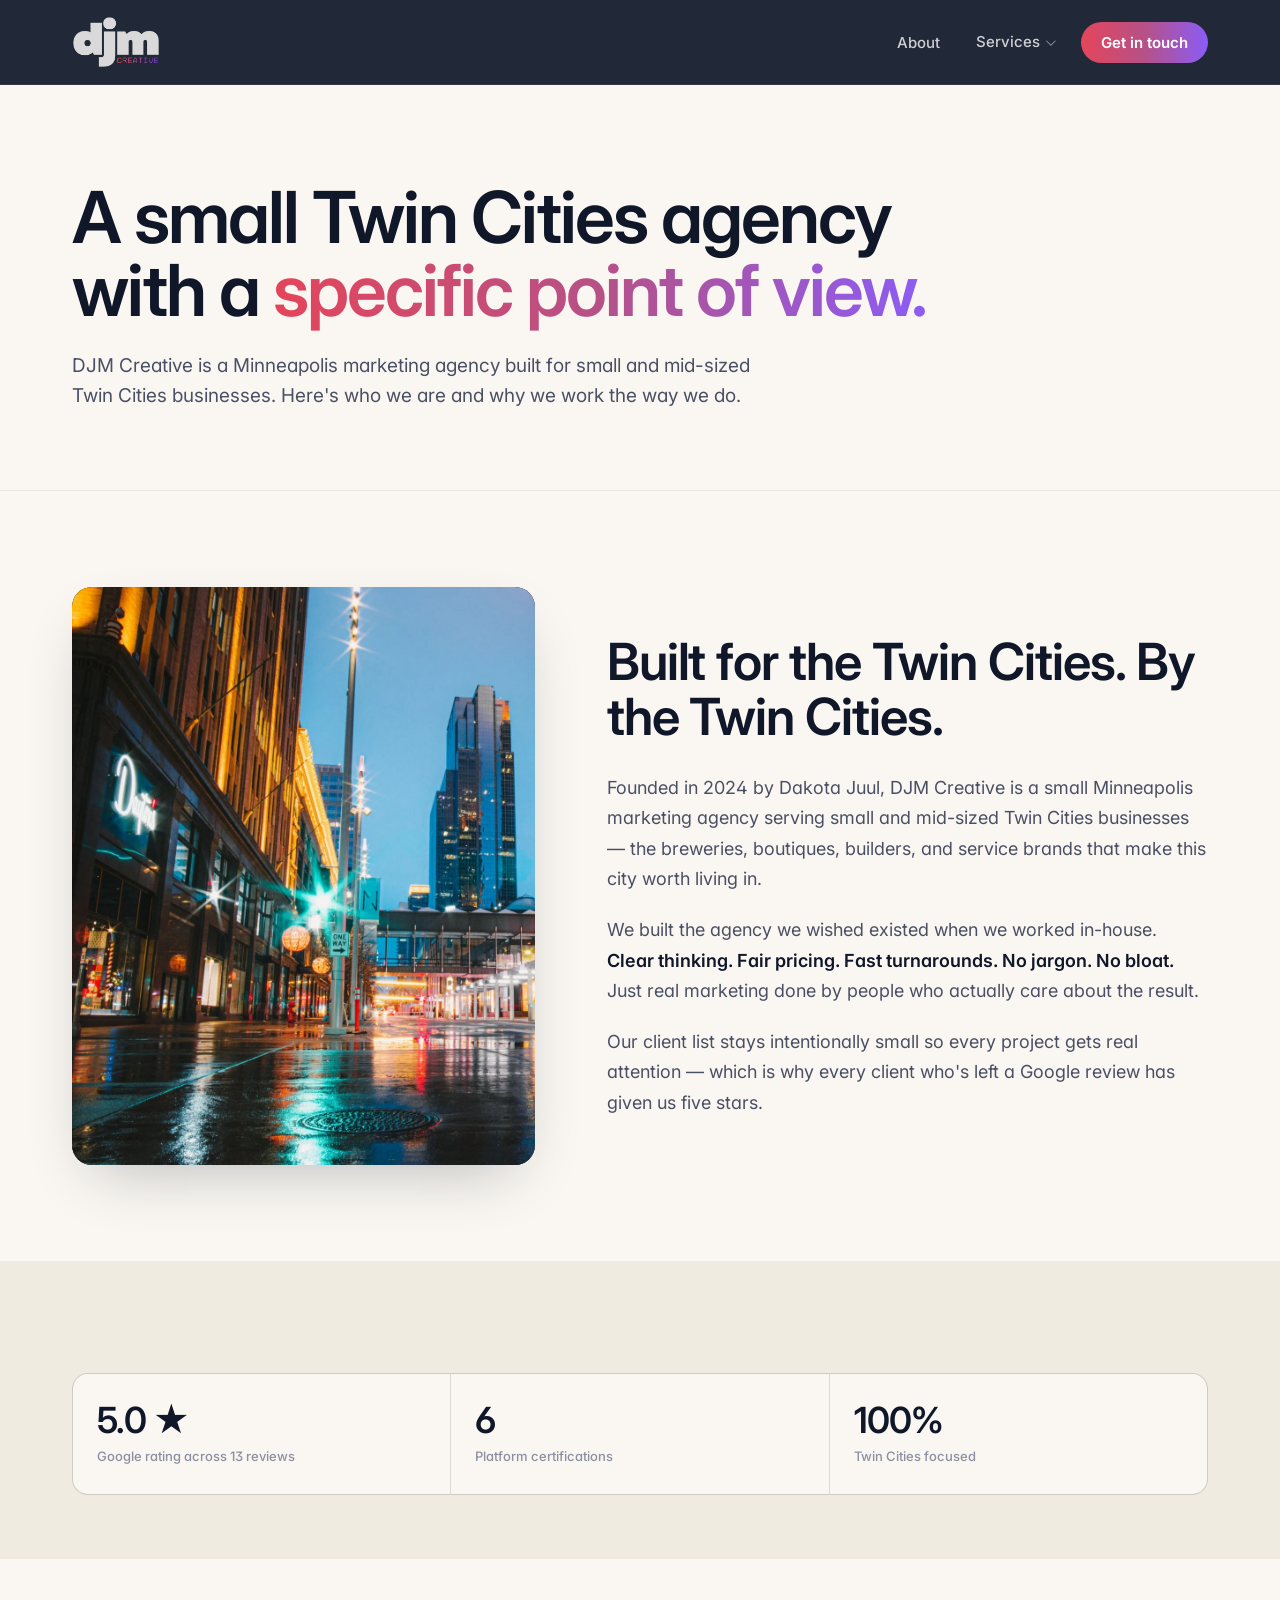
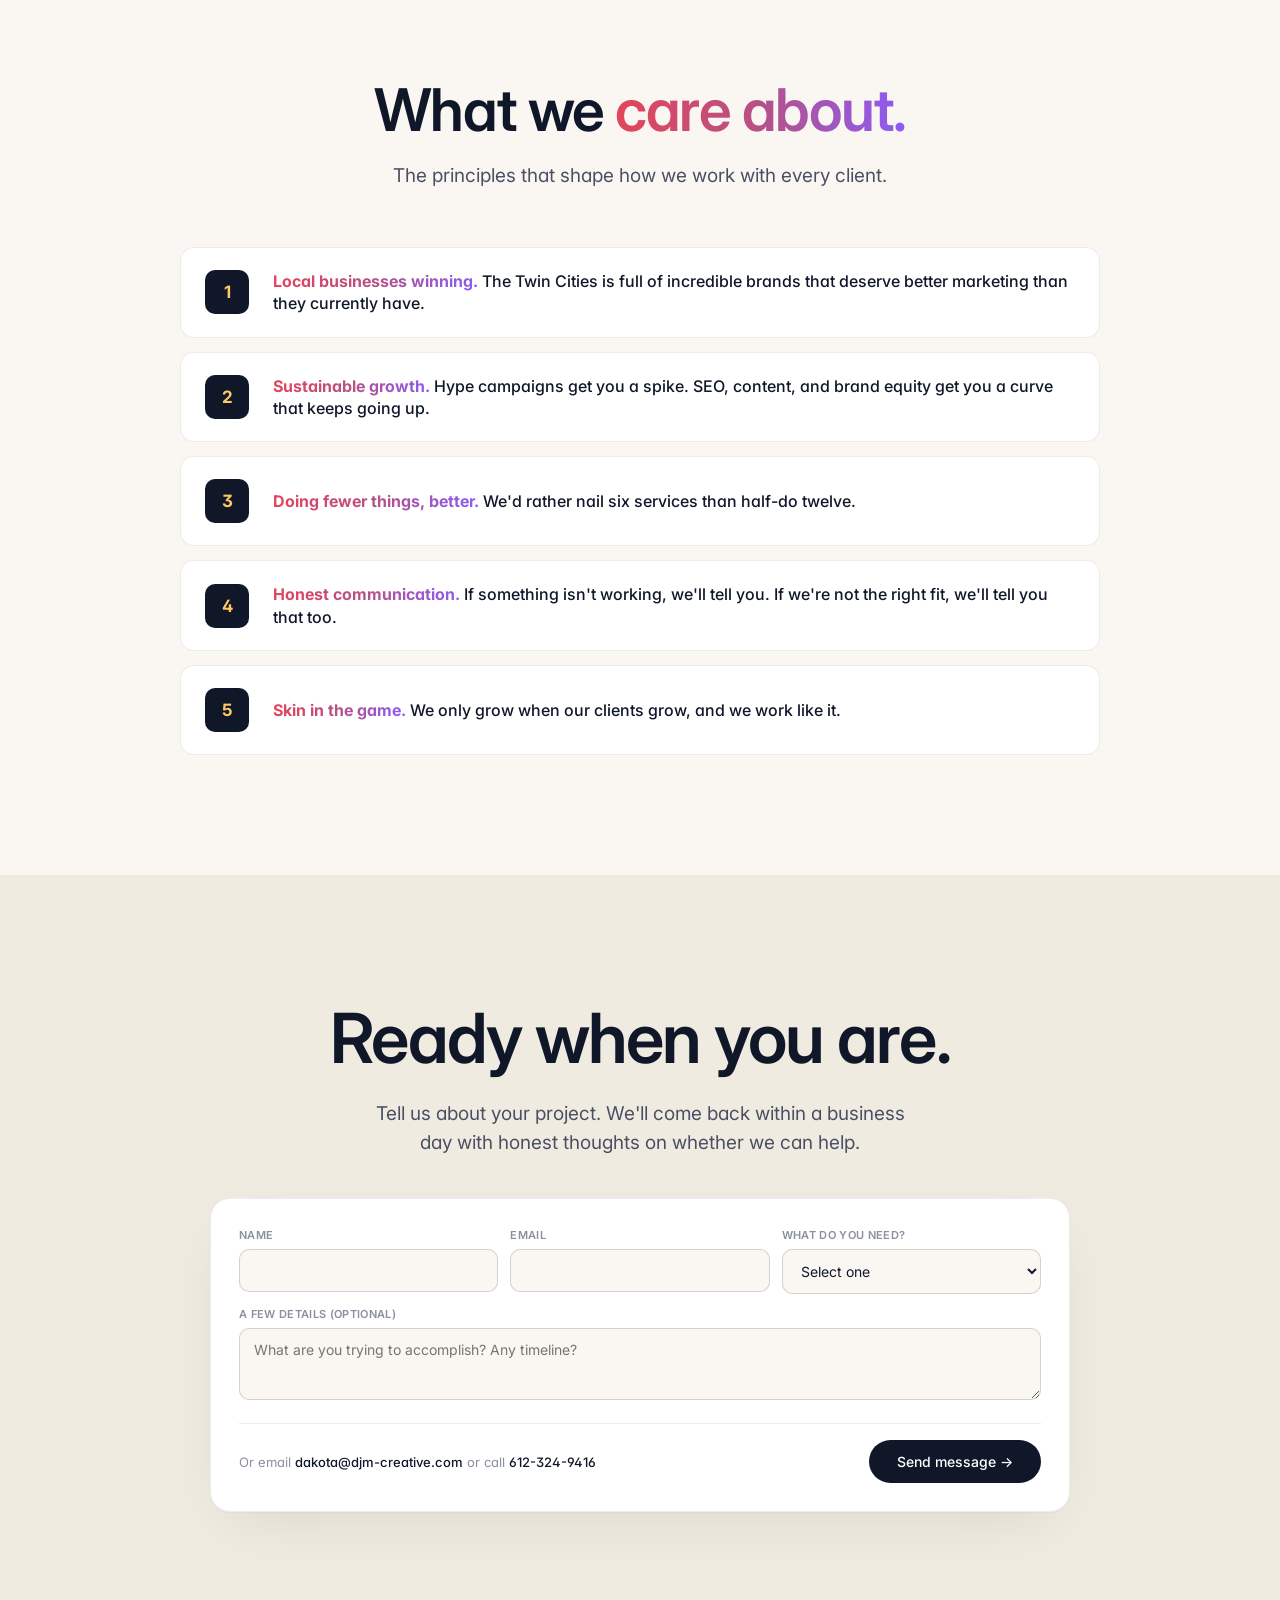
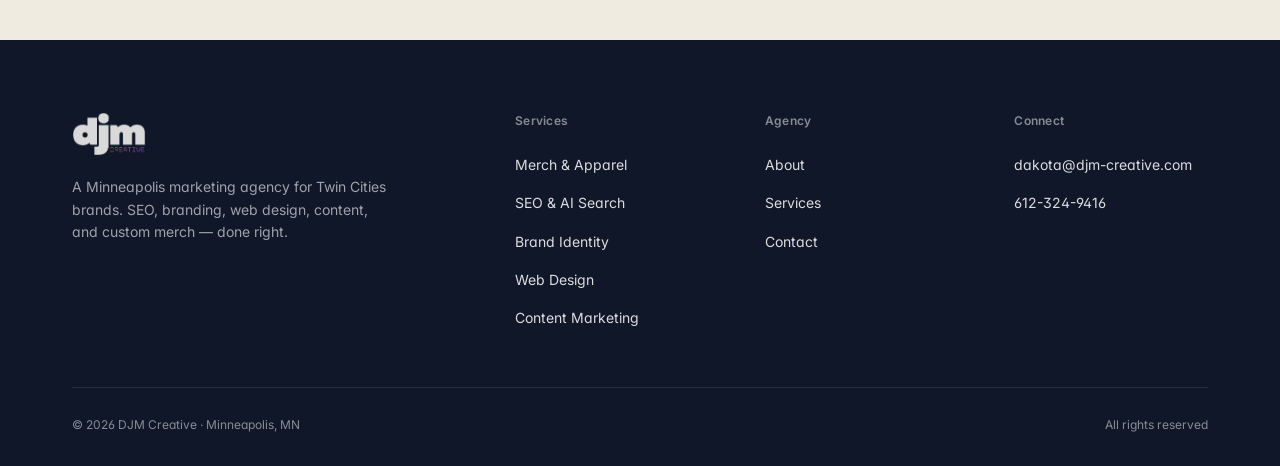
<file: about/index.html>
<!DOCTYPE html>
<html lang="en">
<head>
  <meta charset="UTF-8">
  <meta name="viewport" content="width=device-width, initial-scale=1.0">
  <title>About DJM Creative | Minneapolis Marketing Agency</title>
  <meta name="description" content="DJM Creative is a Minneapolis marketing agency serving small and mid-sized Twin Cities businesses. 5-star rated, Google and HubSpot certified. Meet the team.">
  <meta name="keywords" content="about DJM Creative, Minneapolis marketing agency, Twin Cities agency, who we are">
  <meta name="author" content="DJM Creative">
  <link rel="canonical" href="https://djm-creative.com/about/">

  <meta name="geo.region" content="US-MN">
  <meta name="geo.placename" content="Minneapolis">
  <meta name="geo.position" content="44.9778;-93.2650">
  <meta name="ICBM" content="44.9778, -93.2650">

  <meta property="og:type" content="website">
  <meta property="og:url" content="https://djm-creative.com/about/">
  <meta property="og:title" content="About DJM Creative | Minneapolis Marketing Agency">
  <meta property="og:description" content="A small Twin Cities marketing agency with a specific point of view. Here's what we're about.">
  <meta property="og:site_name" content="DJM Creative">
  <meta property="og:locale" content="en_US">
  <meta property="og:image" content="https://djm-creative.com/assets/logo-light.png">

  <meta name="twitter:card" content="summary_large_image">
  <meta name="twitter:title" content="About DJM Creative | Minneapolis Marketing Agency">
  <meta name="twitter:description" content="A small Twin Cities marketing agency with a specific point of view.">

  <meta name="robots" content="index, follow, max-image-preview:large">
  <meta name="theme-color" content="#0f1729">

  <link rel="icon" type="image/png" href="../assets/logo-dark.png">

  <link rel="preconnect" href="https://fonts.googleapis.com">
  <link rel="preconnect" href="https://fonts.gstatic.com" crossorigin>
  <link href="https://fonts.googleapis.com/css2?family=Inter:wght@400;500;600;700&family=JetBrains+Mono:wght@400;500;600&display=swap" rel="stylesheet">

  <link rel="stylesheet" href="../assets/styles.css">

  <script type="application/ld+json">
  {
    "@context": "https://schema.org",
    "@type": "AboutPage",
    "name": "About DJM Creative",
    "url": "https://djm-creative.com/about/",
    "mainEntity": {
      "@type": "Organization",
      "name": "DJM Creative",
      "founder": { "@type": "Person", "name": "Dakota Juul" },
      "address": {
        "@type": "PostalAddress",
        "addressLocality": "Minneapolis",
        "addressRegion": "MN",
        "addressCountry": "US"
      }
    }
  }
  </script>
</head>
<body>
  <header class="nav">
    <div class="nav-inner">
      <a href="../index.html" class="logo-wrap" aria-label="DJM Creative home">
        <img src="../assets/logo-light.png" alt="DJM Creative">
      </a>
      <nav aria-label="Primary">
        <ul class="nav-links">
          <li><a href="../about/index.html">About</a></li>
          <li class="nav-dropdown">
            <a href="../index.html#services" tabindex="0">Services</a>
            <ul class="nav-dropdown-menu">
              <li><a href="../services/merch-apparel/index.html">
                <span class="nav-dropdown-item-title">Merch &amp; Apparel</span>
                <span class="nav-dropdown-item-desc">Design &middot; Source &middot; Produce</span>
              </a></li>
              <li><a href="../services/seo/index.html">
                <span class="nav-dropdown-item-title">SEO &amp; AI Search</span>
                <span class="nav-dropdown-item-desc">Google &middot; ChatGPT &middot; Perplexity</span>
              </a></li>
              <li><a href="../services/brand-identity/index.html">
                <span class="nav-dropdown-item-title">Brand Identity</span>
                <span class="nav-dropdown-item-desc">Logo &middot; System &middot; Strategy</span>
              </a></li>
              <li><a href="../services/web-design/index.html">
                <span class="nav-dropdown-item-title">Web Design</span>
                <span class="nav-dropdown-item-desc">Custom &middot; Fast &middot; SEO-ready</span>
              </a></li>
              <li><a href="../services/content-marketing/index.html">
                <span class="nav-dropdown-item-title">Content Marketing</span>
                <span class="nav-dropdown-item-desc">Blog &middot; Copy &middot; Email</span>
              </a></li>
            </ul>
          </li>
          <li class="cta-li"><a href="#contact" class="nav-cta">Get in touch</a></li>
        </ul>
      </nav>
    </div>
  </header>

  <main>

    <!-- HERO -->
    <section class="page-hero">
      <div class="container">
        <h1 class="page-title">A small Twin Cities agency with a <span class="grad">specific point of view.</span></h1>
        <p class="page-lede">
          DJM Creative is a Minneapolis marketing agency built for small and mid-sized Twin Cities businesses.
          Here's who we are and why we work the way we do.
        </p>
      </div>
    </section>

    <!-- STORY -->
    <section class="about-story">
      <div class="container">
        <div class="about-story__grid">
          <div class="about-story__photo">
            <img src="../assets/mpls-street.jpg" alt="Downtown Minneapolis at night">
          </div>
          <div class="about-story__body">
            <h2>Built for the Twin Cities. By the Twin Cities.</h2>
            <p>
              Founded in 2024 by Dakota Juul, DJM Creative is a small Minneapolis marketing agency
              serving small and mid-sized Twin Cities businesses &mdash; the breweries, boutiques,
              builders, and service brands that make this city worth living in.
            </p>
            <p>
              We built the agency we wished existed when we worked in-house.
              <strong>Clear thinking. Fair pricing. Fast turnarounds. No jargon. No bloat.</strong>
              Just real marketing done by people who actually care about the result.
            </p>
            <p>
              Our client list stays intentionally small so every project gets real attention &mdash;
              which is why every client who's left a Google review has given us five stars.
            </p>
          </div>
        </div>
      </div>
    </section>

    <!-- STATS BAND (tan) -->
    <section class="about-stats-section">
      <div class="container">
        <div class="stats">
          <div class="stat">
            <div class="stat-num">5.0 &#9733;</div>
            <div class="stat-label">Google rating across 13 reviews</div>
          </div>
          <div class="stat">
            <div class="stat-num">6</div>
            <div class="stat-label">Platform certifications</div>
          </div>
          <div class="stat">
            <div class="stat-num">100%</div>
            <div class="stat-label">Twin Cities focused</div>
          </div>
        </div>
      </div>
    </section>

    <!-- VALUES -->
    <section class="about-values">
      <div class="container">
        <div class="section-head">
          <h2 class="section-title">What we <span class="grad">care about.</span></h2>
          <p class="lead">The principles that shape how we work with every client.</p>
        </div>

        <ol class="why-list">
          <li class="why-item">
            <div class="why-num">1</div>
            <div class="why-text"><span class="highlight">Local businesses winning.</span> The Twin Cities is full of incredible brands that deserve better marketing than they currently have.</div>
          </li>
          <li class="why-item">
            <div class="why-num">2</div>
            <div class="why-text"><span class="highlight">Sustainable growth.</span> Hype campaigns get you a spike. SEO, content, and brand equity get you a curve that keeps going up.</div>
          </li>
          <li class="why-item">
            <div class="why-num">3</div>
            <div class="why-text"><span class="highlight">Doing fewer things, better.</span> We'd rather nail six services than half-do twelve.</div>
          </li>
          <li class="why-item">
            <div class="why-num">4</div>
            <div class="why-text"><span class="highlight">Honest communication.</span> If something isn't working, we'll tell you. If we're not the right fit, we'll tell you that too.</div>
          </li>
          <li class="why-item">
            <div class="why-num">5</div>
            <div class="why-text"><span class="highlight">Skin in the game.</span> We only grow when our clients grow, and we work like it.</div>
          </li>
        </ol>
      </div>
    </section>

    <!-- CTA FORM -->
    <section id="contact" class="cta-section">
      <div class="container">
        <h2>Ready when you are.</h2>
        <p class="lead">Tell us about your project. We'll come back within a business day with honest thoughts on whether we can help.</p>

        <form class="cta-form" action="https://formspree.io/f/mdeedbdq" method="POST">
          <input type="hidden" name="_subject" value="New project inquiry (About)">
          <input type="hidden" name="form_source" value="about_page">
          <div class="cta-form__row">
            <div class="field">
              <label for="cta-name">Name</label>
              <input type="text" id="cta-name" name="name" required>
            </div>
            <div class="field">
              <label for="cta-email">Email</label>
              <input type="email" id="cta-email" name="email" required>
            </div>
            <div class="field">
              <label for="cta-need">What do you need?</label>
              <select id="cta-need" name="need" required>
                <option value="">Select one</option>
                <option>Custom merch &amp; apparel</option>
                <option>SEO &amp; AI search</option>
                <option>Brand identity</option>
                <option>Web design</option>
                <option>Content marketing</option>
                <option>Paid media</option>
                <option>Multiple services</option>
                <option>Not sure yet</option>
              </select>
            </div>
          </div>
          <div class="field">
            <label for="cta-message">A few details (optional)</label>
            <textarea id="cta-message" name="message" placeholder="What are you trying to accomplish? Any timeline?"></textarea>
          </div>
          <div class="cta-form__submit-row">
            <div class="cta-form__note">
              Or email <a href="mailto:dakota@djm-creative.com">dakota@djm-creative.com</a> or call <a href="tel:+16123249416">612-324-9416</a>
            </div>
            <button type="submit" class="cta-form__submit">Send message &rarr;</button>
          </div>
        </form>
      </div>
    </section>

  </main>

  <footer>
    <div class="container">
      <div class="foot-grid">
        <div class="foot-brand">
          <img src="../assets/logo-light.png" alt="DJM Creative">
          <p class="foot-tagline">A Minneapolis marketing agency for Twin Cities brands. SEO, branding, web design, content, and custom merch &mdash; done right.</p>
        </div>
        <div class="foot-col">
          <h4>Services</h4>
          <ul>
            <li><a href="../services/merch-apparel/index.html">Merch &amp; Apparel</a></li>
            <li><a href="../services/seo/index.html">SEO &amp; AI Search</a></li>
            <li><a href="../services/brand-identity/index.html">Brand Identity</a></li>
            <li><a href="../services/web-design/index.html">Web Design</a></li>
            <li><a href="../services/content-marketing/index.html">Content Marketing</a></li>
          </ul>
        </div>
        <div class="foot-col">
          <h4>Agency</h4>
          <ul>
            <li><a href="../about/index.html">About</a></li>
            <li><a href="../index.html#services">Services</a></li>
            <li><a href="mailto:dakota@djm-creative.com">Contact</a></li>
          </ul>
        </div>
        <div class="foot-col">
          <h4>Connect</h4>
          <ul>
            <li><a href="mailto:dakota@djm-creative.com">dakota@djm-creative.com</a></li>
            <li><a href="tel:+16123249416">612-324-9416</a></li>
          </ul>
        </div>
      </div>
      <div class="foot-base">
        <span>&copy; 2026 DJM Creative &middot; Minneapolis, MN</span>
        <span>All rights reserved</span>
      </div>
    </div>
  </footer>

</body>
</html>
</file>
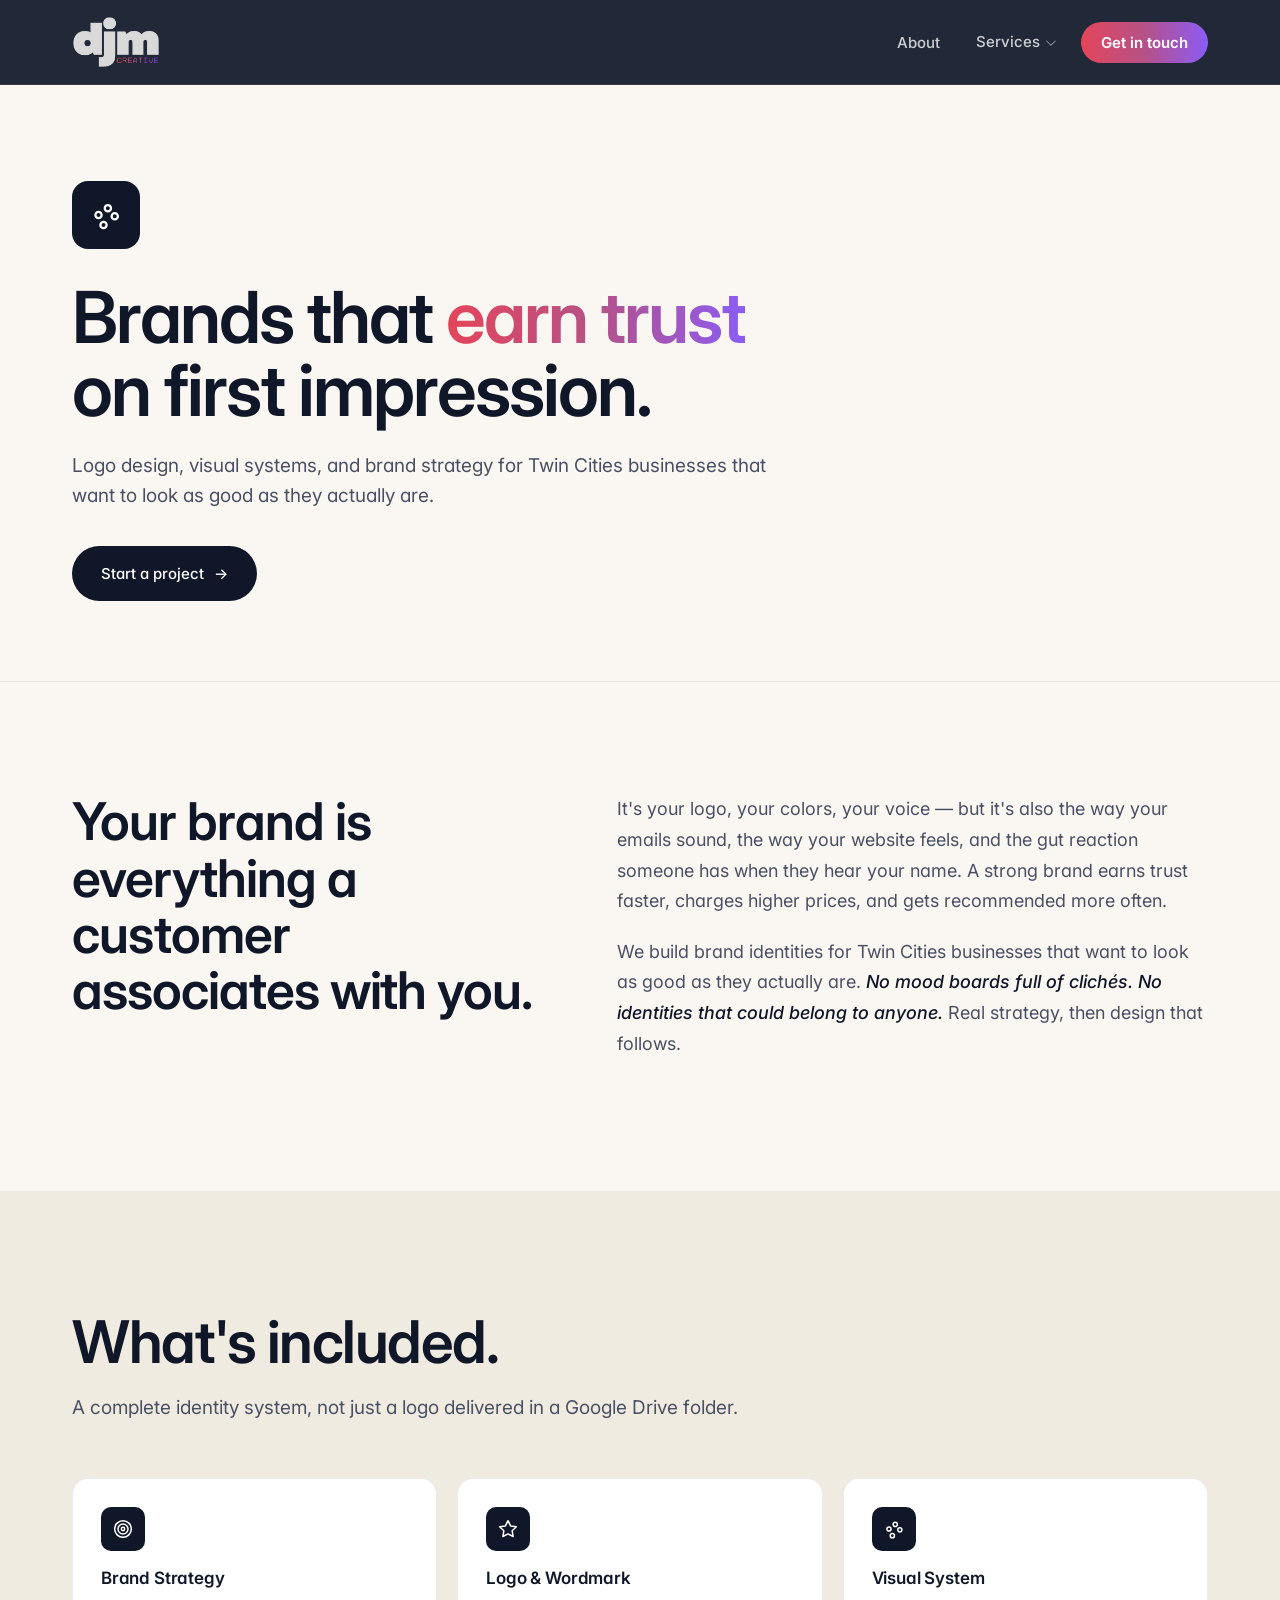
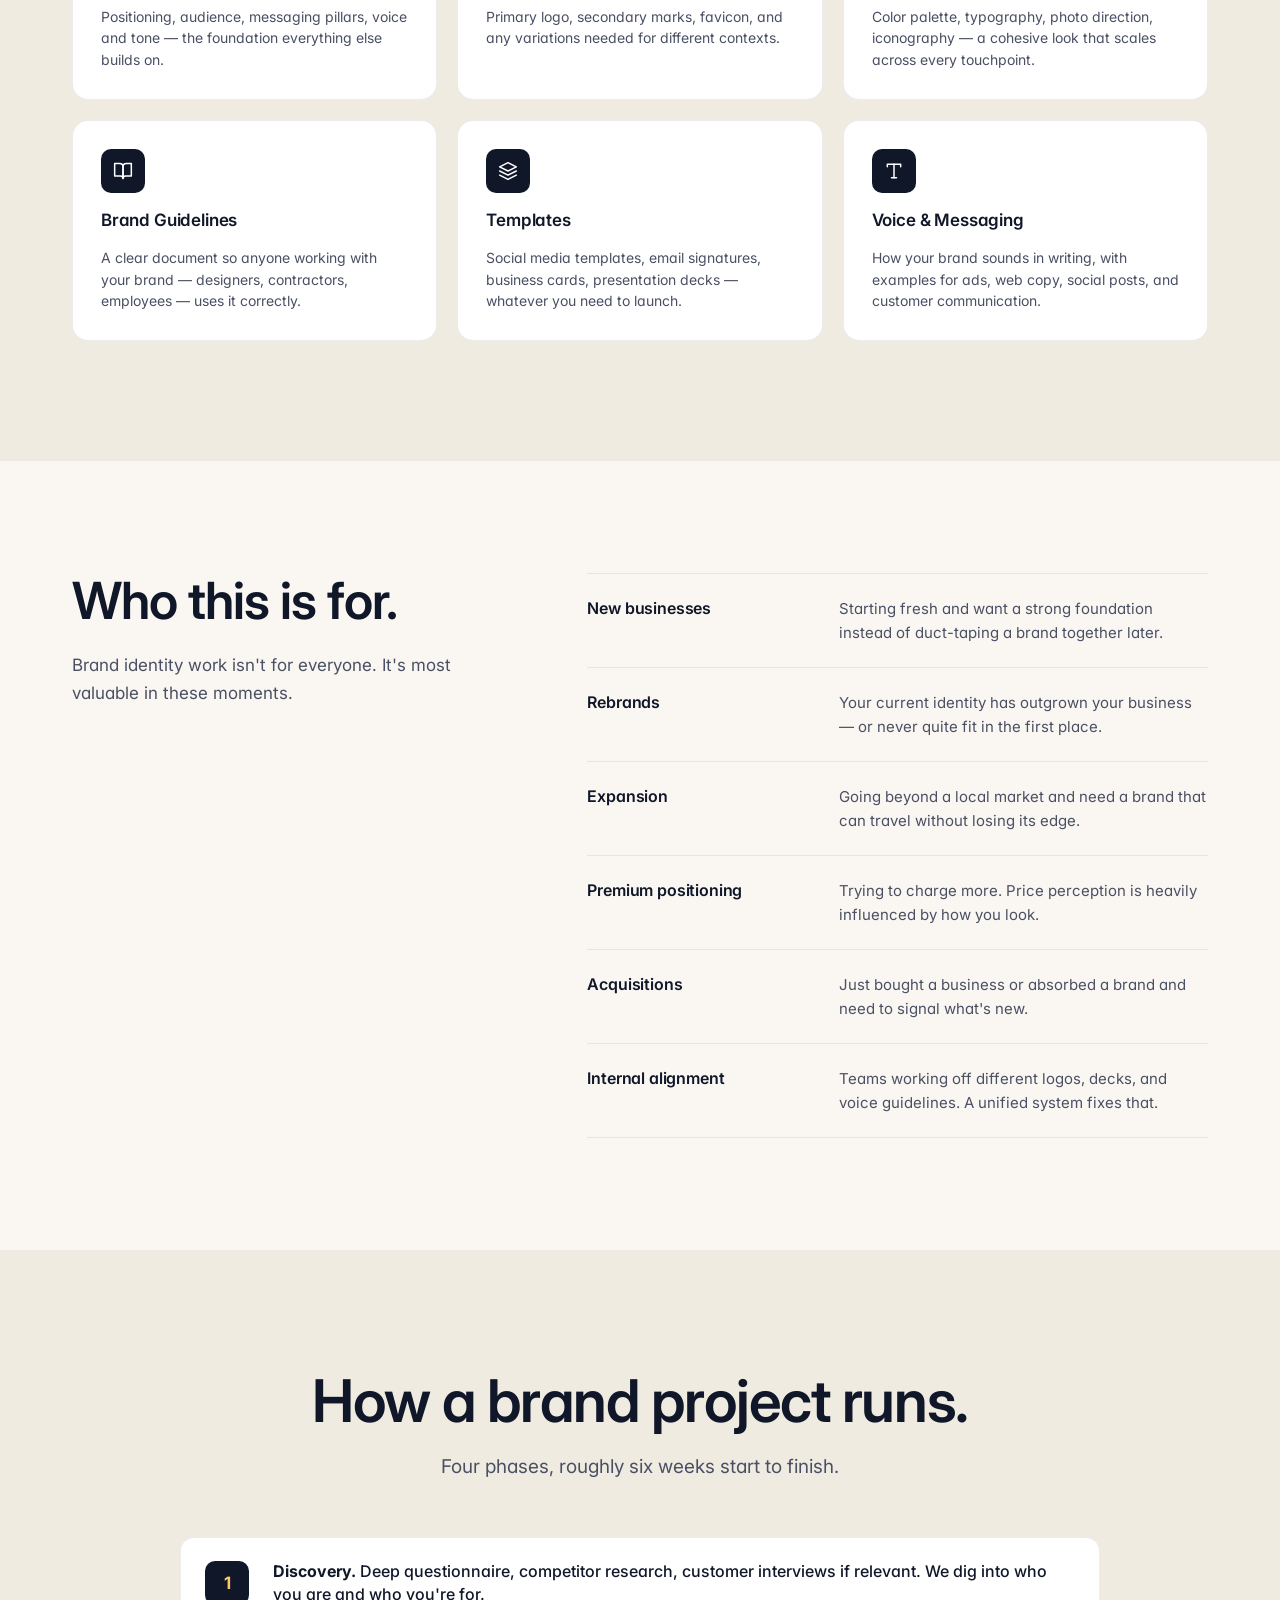
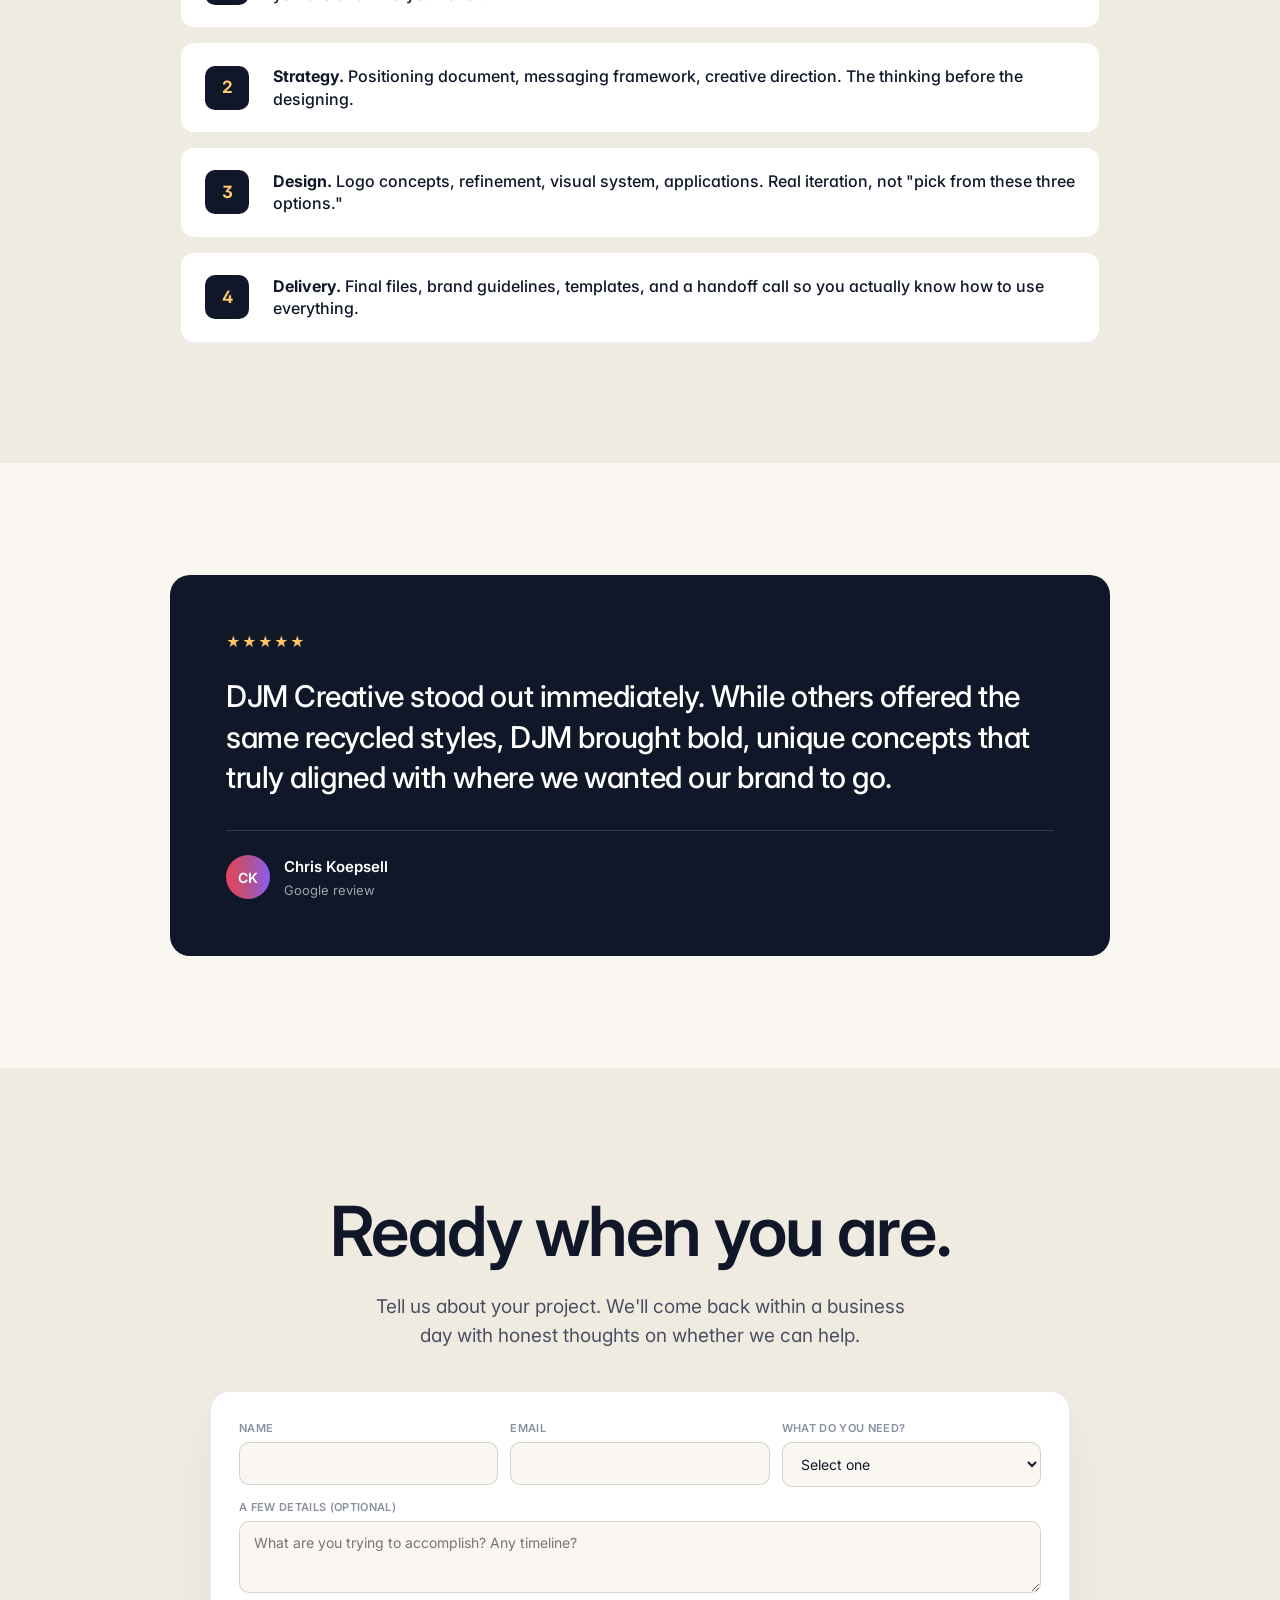
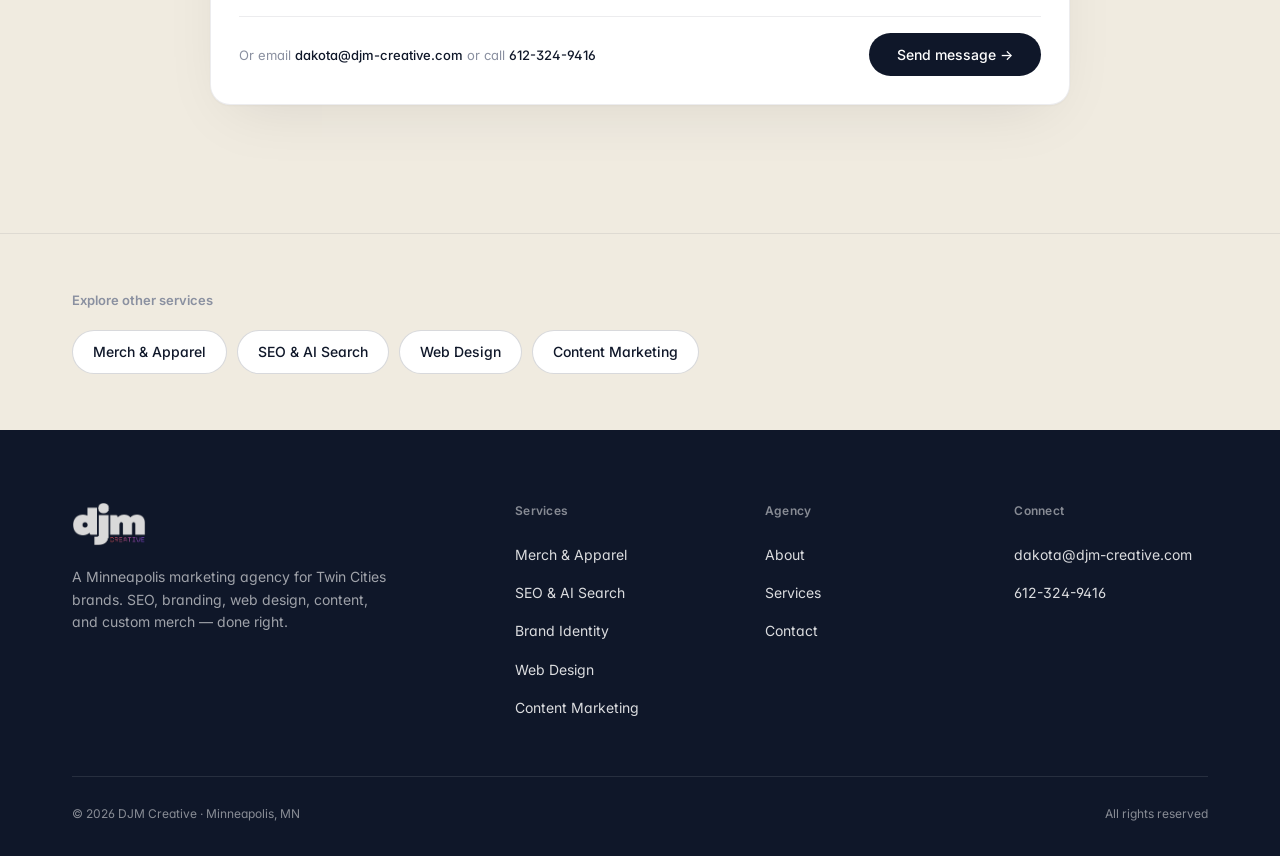
<file: services/brand-identity/index.html>
<!DOCTYPE html>
<html lang="en">
<head>
  <meta charset="UTF-8">
  <meta name="viewport" content="width=device-width, initial-scale=1.0">
  <title>Brand Identity &amp; Logo Design | Minneapolis | DJM Creative</title>
  <meta name="description" content="Brand identity and logo design for Twin Cities businesses. Strategy-driven branding that fits your business. Minneapolis branding agency.">
  <meta name="keywords" content="Minneapolis branding agency, brand identity Twin Cities, logo design Minneapolis, brand strategy, rebrand">
  <meta name="author" content="DJM Creative">
  <link rel="canonical" href="https://djm-creative.com/services/brand-identity/">

  <meta name="geo.region" content="US-MN">
  <meta name="geo.placename" content="Minneapolis">

  <meta property="og:type" content="website">
  <meta property="og:url" content="https://djm-creative.com/services/brand-identity/">
  <meta property="og:title" content="Brand Identity &amp; Logo Design | Minneapolis | DJM Creative">
  <meta property="og:description" content="Brand identity and logo design for Twin Cities businesses. Strategy-driven branding that fits your business. Minneapolis branding agency.">
  <meta property="og:site_name" content="DJM Creative">
  <meta property="og:image" content="https://djm-creative.com/assets/logo-light.png">

  <meta name="robots" content="index, follow">
  <meta name="theme-color" content="#0f1729">

  <link rel="icon" type="image/png" href="../../assets/logo-dark.png">
  <link rel="preconnect" href="https://fonts.googleapis.com">
  <link rel="preconnect" href="https://fonts.gstatic.com" crossorigin>
  <link href="https://fonts.googleapis.com/css2?family=Inter:wght@400;500;600;700&family=JetBrains+Mono:wght@400;500;600&display=swap" rel="stylesheet">
  <link rel="stylesheet" href="../../assets/styles.css">

  <script type="application/ld+json">
  {
    "@context": "https://schema.org",
    "@type": "Service",
    "serviceType": "Brand Identity Design",
    "name": "Brand Identity &amp; Logo Design",
    "description": "Brand identity and logo design for Twin Cities businesses. Strategy-driven branding that fits your business. Minneapolis branding agency.",
    "url": "https://djm-creative.com/services/brand-identity/",
    "provider": {
      "@type": "ProfessionalService",
      "name": "DJM Creative",
      "address": {
        "@type": "PostalAddress",
        "addressLocality": "Minneapolis",
        "addressRegion": "MN",
        "addressCountry": "US"
      }
    },
    "areaServed": [
      {"@type": "City", "name": "Minneapolis"},
      {"@type": "City", "name": "Saint Paul"},
      {"@type": "AdministrativeArea", "name": "Twin Cities"}
    ]
  }
  </script>
</head>
<body>
  <header class="nav">
    <div class="nav-inner">
      <a href="../../index.html" class="logo-wrap" aria-label="DJM Creative home">
        <img src="../../assets/logo-light.png" alt="DJM Creative">
      </a>
      <nav aria-label="Primary">
        <ul class="nav-links">
          <li><a href="../../about/index.html">About</a></li>
          <li class="nav-dropdown">
            <a href="../../index.html#services" tabindex="0">Services</a>
            <ul class="nav-dropdown-menu">
              <li><a href="../../services/merch-apparel/index.html">
                <span class="nav-dropdown-item-title">Merch &amp; Apparel</span>
                <span class="nav-dropdown-item-desc">Design &middot; Source &middot; Produce</span>
              </a></li>
              <li><a href="../../services/seo/index.html">
                <span class="nav-dropdown-item-title">SEO &amp; AI Search</span>
                <span class="nav-dropdown-item-desc">Google &middot; ChatGPT &middot; Perplexity</span>
              </a></li>
              <li><a href="../../services/brand-identity/index.html">
                <span class="nav-dropdown-item-title">Brand Identity</span>
                <span class="nav-dropdown-item-desc">Logo &middot; System &middot; Strategy</span>
              </a></li>
              <li><a href="../../services/web-design/index.html">
                <span class="nav-dropdown-item-title">Web Design</span>
                <span class="nav-dropdown-item-desc">Custom &middot; Fast &middot; SEO-ready</span>
              </a></li>
              <li><a href="../../services/content-marketing/index.html">
                <span class="nav-dropdown-item-title">Content Marketing</span>
                <span class="nav-dropdown-item-desc">Blog &middot; Copy &middot; Email</span>
              </a></li>
            </ul>
          </li>
          <li class="cta-li"><a href="#contact" class="nav-cta">Get in touch</a></li>
        </ul>
      </nav>
    </div>
  </header>

  <main>

    <!-- HERO -->
    <section class="page-hero">
      <div class="container">
        <div class="svc-hero-icon">
          <svg viewBox="0 0 24 24" fill="none" stroke="currentColor" stroke-width="1.8" stroke-linecap="round" stroke-linejoin="round"><circle cx="13.5" cy="6.5" r="2.5"/><circle cx="19" cy="13" r="2.5"/><circle cx="6" cy="12" r="2.5"/><circle cx="10" cy="20" r="2.5"/></svg>
        </div>
        <h1 class="page-title">Brands that <span class="grad">earn trust</span> on first impression.</h1>
        <p class="page-lede">Logo design, visual systems, and brand strategy for Twin Cities businesses that want to look as good as they actually are.</p>
        <div style="margin-top: 36px;">
          <a href="#contact" class="btn btn-primary">Start a project <span class="arrow">&rarr;</span></a>
        </div>
      </div>
    </section>

    <!-- OVERVIEW -->
    <section class="svc-overview">
      <div class="container">
        <div class="svc-overview__grid">
          <div>
            <h2>Your brand is everything a customer associates with you.</h2>
          </div>
          <div class="svc-overview__body">
            <p>It's your logo, your colors, your voice &mdash; but it's also the way your emails sound, the way your website feels, and the gut reaction someone has when they hear your name. A strong brand earns trust faster, charges higher prices, and gets recommended more often.</p>
            <p>We build brand identities for Twin Cities businesses that want to look as good as they actually are. <em>No mood boards full of clichés. No identities that could belong to anyone.</em> Real strategy, then design that follows.</p>
          </div>
        </div>
      </div>
    </section>

    <!-- OFFERINGS -->
    <section class="svc-offerings">
      <div class="container">
        <div class="section-head">
          <h2 class="section-title">What's included.</h2>
          <p class="lead">A complete identity system, not just a logo delivered in a Google Drive folder.</p>
        </div>
        <div class="svc-offerings__grid">
          <div class="svc-offering-card">
            <div class="svc-offering-card__icon">
              <svg viewBox="0 0 24 24" fill="none" stroke="currentColor" stroke-width="1.8" stroke-linecap="round" stroke-linejoin="round"><circle cx="12" cy="12" r="10"/><circle cx="12" cy="12" r="6"/><circle cx="12" cy="12" r="2"/></svg>
            </div>
            <h4>Brand Strategy</h4>
            <p>Positioning, audience, messaging pillars, voice and tone &mdash; the foundation everything else builds on.</p>
          </div>
          <div class="svc-offering-card">
            <div class="svc-offering-card__icon">
              <svg viewBox="0 0 24 24" fill="none" stroke="currentColor" stroke-width="1.8" stroke-linecap="round" stroke-linejoin="round"><polygon points="12 2 15.09 8.26 22 9.27 17 14.14 18.18 21.02 12 17.77 5.82 21.02 7 14.14 2 9.27 8.91 8.26 12 2"/></svg>
            </div>
            <h4>Logo &amp; Wordmark</h4>
            <p>Primary logo, secondary marks, favicon, and any variations needed for different contexts.</p>
          </div>
          <div class="svc-offering-card">
            <div class="svc-offering-card__icon">
              <svg viewBox="0 0 24 24" fill="none" stroke="currentColor" stroke-width="1.8" stroke-linecap="round" stroke-linejoin="round"><circle cx="13.5" cy="6.5" r="2.5"/><circle cx="19" cy="13" r="2.5"/><circle cx="6" cy="12" r="2.5"/><circle cx="10" cy="20" r="2.5"/></svg>
            </div>
            <h4>Visual System</h4>
            <p>Color palette, typography, photo direction, iconography &mdash; a cohesive look that scales across every touchpoint.</p>
          </div>
          <div class="svc-offering-card">
            <div class="svc-offering-card__icon">
              <svg viewBox="0 0 24 24" fill="none" stroke="currentColor" stroke-width="1.8" stroke-linecap="round" stroke-linejoin="round"><path d="M2 3h6a4 4 0 014 4v14a3 3 0 00-3-3H2z"/><path d="M22 3h-6a4 4 0 00-4 4v14a3 3 0 013-3h7z"/></svg>
            </div>
            <h4>Brand Guidelines</h4>
            <p>A clear document so anyone working with your brand &mdash; designers, contractors, employees &mdash; uses it correctly.</p>
          </div>
          <div class="svc-offering-card">
            <div class="svc-offering-card__icon">
              <svg viewBox="0 0 24 24" fill="none" stroke="currentColor" stroke-width="1.8" stroke-linecap="round" stroke-linejoin="round"><polygon points="12 2 2 7 12 12 22 7 12 2"/><polyline points="2 17 12 22 22 17"/><polyline points="2 12 12 17 22 12"/></svg>
            </div>
            <h4>Templates</h4>
            <p>Social media templates, email signatures, business cards, presentation decks &mdash; whatever you need to launch.</p>
          </div>
          <div class="svc-offering-card">
            <div class="svc-offering-card__icon">
              <svg viewBox="0 0 24 24" fill="none" stroke="currentColor" stroke-width="1.8" stroke-linecap="round" stroke-linejoin="round"><polyline points="4 7 4 4 20 4 20 7"/><line x1="9" y1="20" x2="15" y2="20"/><line x1="12" y1="4" x2="12" y2="20"/></svg>
            </div>
            <h4>Voice &amp; Messaging</h4>
            <p>How your brand sounds in writing, with examples for ads, web copy, social posts, and customer communication.</p>
          </div>
        </div>
      </div>
    </section>

    <!-- AUDIENCE -->
    <section class="svc-audience">
      <div class="container">
        <div class="svc-audience__grid">
          <div>
            <h2>Who this is for.</h2>
            <p class="svc-audience__lead">Brand identity work isn't for everyone. It's most valuable in these moments.</p>
          </div>
          <ul class="svc-audience__list">
            <li class="svc-audience__item">
              <div class="svc-audience__item-label">New businesses</div>
              <div class="svc-audience__item-desc">Starting fresh and want a strong foundation instead of duct-taping a brand together later.</div>
            </li>
            <li class="svc-audience__item">
              <div class="svc-audience__item-label">Rebrands</div>
              <div class="svc-audience__item-desc">Your current identity has outgrown your business &mdash; or never quite fit in the first place.</div>
            </li>
            <li class="svc-audience__item">
              <div class="svc-audience__item-label">Expansion</div>
              <div class="svc-audience__item-desc">Going beyond a local market and need a brand that can travel without losing its edge.</div>
            </li>
            <li class="svc-audience__item">
              <div class="svc-audience__item-label">Premium positioning</div>
              <div class="svc-audience__item-desc">Trying to charge more. Price perception is heavily influenced by how you look.</div>
            </li>
            <li class="svc-audience__item">
              <div class="svc-audience__item-label">Acquisitions</div>
              <div class="svc-audience__item-desc">Just bought a business or absorbed a brand and need to signal what's new.</div>
            </li>
            <li class="svc-audience__item">
              <div class="svc-audience__item-label">Internal alignment</div>
              <div class="svc-audience__item-desc">Teams working off different logos, decks, and voice guidelines. A unified system fixes that.</div>
            </li>
          </ul>
        </div>
      </div>
    </section>

    <!-- PROCESS -->
    <section class="svc-process">
      <div class="container">
        <div class="section-head">
          <h2 class="section-title">How a brand project runs.</h2>
          <p class="lead">Four phases, roughly six weeks start to finish.</p>
        </div>
        <ol class="svc-process__list">
          <li class="why-item">
            <div class="why-num">1</div>
            <div class="why-text"><strong>Discovery.</strong> Deep questionnaire, competitor research, customer interviews if relevant. We dig into who you are and who you're for.</div>
          </li>
          <li class="why-item">
            <div class="why-num">2</div>
            <div class="why-text"><strong>Strategy.</strong> Positioning document, messaging framework, creative direction. The thinking before the designing.</div>
          </li>
          <li class="why-item">
            <div class="why-num">3</div>
            <div class="why-text"><strong>Design.</strong> Logo concepts, refinement, visual system, applications. Real iteration, not "pick from these three options."</div>
          </li>
          <li class="why-item">
            <div class="why-num">4</div>
            <div class="why-text"><strong>Delivery.</strong> Final files, brand guidelines, templates, and a handoff call so you actually know how to use everything.</div>
          </li>
        </ol>
      </div>
    </section>

    <!-- RELATED REVIEW -->
    <section class="svc-review">
      <div class="container">
        <div class="svc-review__card">
          <div class="svc-review__stars">&#9733;&#9733;&#9733;&#9733;&#9733;</div>
          <p class="svc-review__quote">DJM Creative stood out immediately. While others offered the same recycled styles, DJM brought bold, unique concepts that truly aligned with where we wanted our brand to go.</p>
          <div class="svc-review__who">
            <div class="svc-review__avatar">CK</div>
            <div>
              <div class="svc-review__name">Chris Koepsell</div>
              <div class="svc-review__meta">Google review</div>
            </div>
          </div>
        </div>
      </div>
    </section>

    <section id="contact" class="cta-section">
      <div class="container">
        <h2>Ready when you are.</h2>
        <p class="lead">Tell us about your project. We'll come back within a business day with honest thoughts on whether we can help.</p>

        <form class="cta-form" action="https://formspree.io/f/mdeedbdq" method="POST">
          <input type="hidden" name="_subject" value="New project inquiry (Brand Identity)">
          <input type="hidden" name="form_source" value="brand_identity">
          <div class="cta-form__row">
            <div class="field">
              <label for="cta-name">Name</label>
              <input type="text" id="cta-name" name="name" required>
            </div>
            <div class="field">
              <label for="cta-email">Email</label>
              <input type="email" id="cta-email" name="email" required>
            </div>
            <div class="field">
              <label for="cta-need">What do you need?</label>
              <select id="cta-need" name="need" required>
                <option value="">Select one</option>
                <option>Custom merch &amp; apparel</option>
                <option>SEO &amp; AI search</option>
                <option>Brand identity</option>
                <option>Web design</option>
                <option>Content marketing</option>
                <option>Paid media</option>
                <option>Multiple services</option>
                <option>Not sure yet</option>
              </select>
            </div>
          </div>
          <div class="field">
            <label for="cta-message">A few details (optional)</label>
            <textarea id="cta-message" name="message" placeholder="What are you trying to accomplish? Any timeline?"></textarea>
          </div>
          <div class="cta-form__submit-row">
            <div class="cta-form__note">
              Or email <a href="mailto:dakota@djm-creative.com">dakota@djm-creative.com</a> or call <a href="tel:+16123249416">612-324-9416</a>
            </div>
            <button type="submit" class="cta-form__submit">Send message &rarr;</button>
          </div>
        </form>
      </div>
    </section>

    <section class="service-nav">
      <div class="container">
        <h3>Explore other services</h3>
        <div class="service-nav-links">
          <a href="../../services/merch-apparel/index.html" class="service-pill">Merch &amp; Apparel</a>
          <a href="../../services/seo/index.html" class="service-pill">SEO &amp; AI Search</a>
          <a href="../../services/web-design/index.html" class="service-pill">Web Design</a>
          <a href="../../services/content-marketing/index.html" class="service-pill">Content Marketing</a>
        </div>
      </div>
    </section>

  </main>

  <footer>
    <div class="container">
      <div class="foot-grid">
        <div class="foot-brand">
          <img src="../../assets/logo-light.png" alt="DJM Creative">
          <p class="foot-tagline">A Minneapolis marketing agency for Twin Cities brands. SEO, branding, web design, content, and custom merch &mdash; done right.</p>
        </div>
        <div class="foot-col">
          <h4>Services</h4>
          <ul>
            <li><a href="../../services/merch-apparel/index.html">Merch &amp; Apparel</a></li>
            <li><a href="../../services/seo/index.html">SEO &amp; AI Search</a></li>
            <li><a href="../../services/brand-identity/index.html">Brand Identity</a></li>
            <li><a href="../../services/web-design/index.html">Web Design</a></li>
            <li><a href="../../services/content-marketing/index.html">Content Marketing</a></li>
          </ul>
        </div>
        <div class="foot-col">
          <h4>Agency</h4>
          <ul>
            <li><a href="../../about/index.html">About</a></li>
            <li><a href="../../index.html#services">Services</a></li>
            <li><a href="mailto:dakota@djm-creative.com">Contact</a></li>
          </ul>
        </div>
        <div class="foot-col">
          <h4>Connect</h4>
          <ul>
            <li><a href="mailto:dakota@djm-creative.com">dakota@djm-creative.com</a></li>
            <li><a href="tel:+16123249416">612-324-9416</a></li>
          </ul>
        </div>
      </div>
      <div class="foot-base">
        <span>&copy; 2026 DJM Creative &middot; Minneapolis, MN</span>
        <span>All rights reserved</span>
      </div>
    </div>
  </footer>

</body>
</html>
</file>
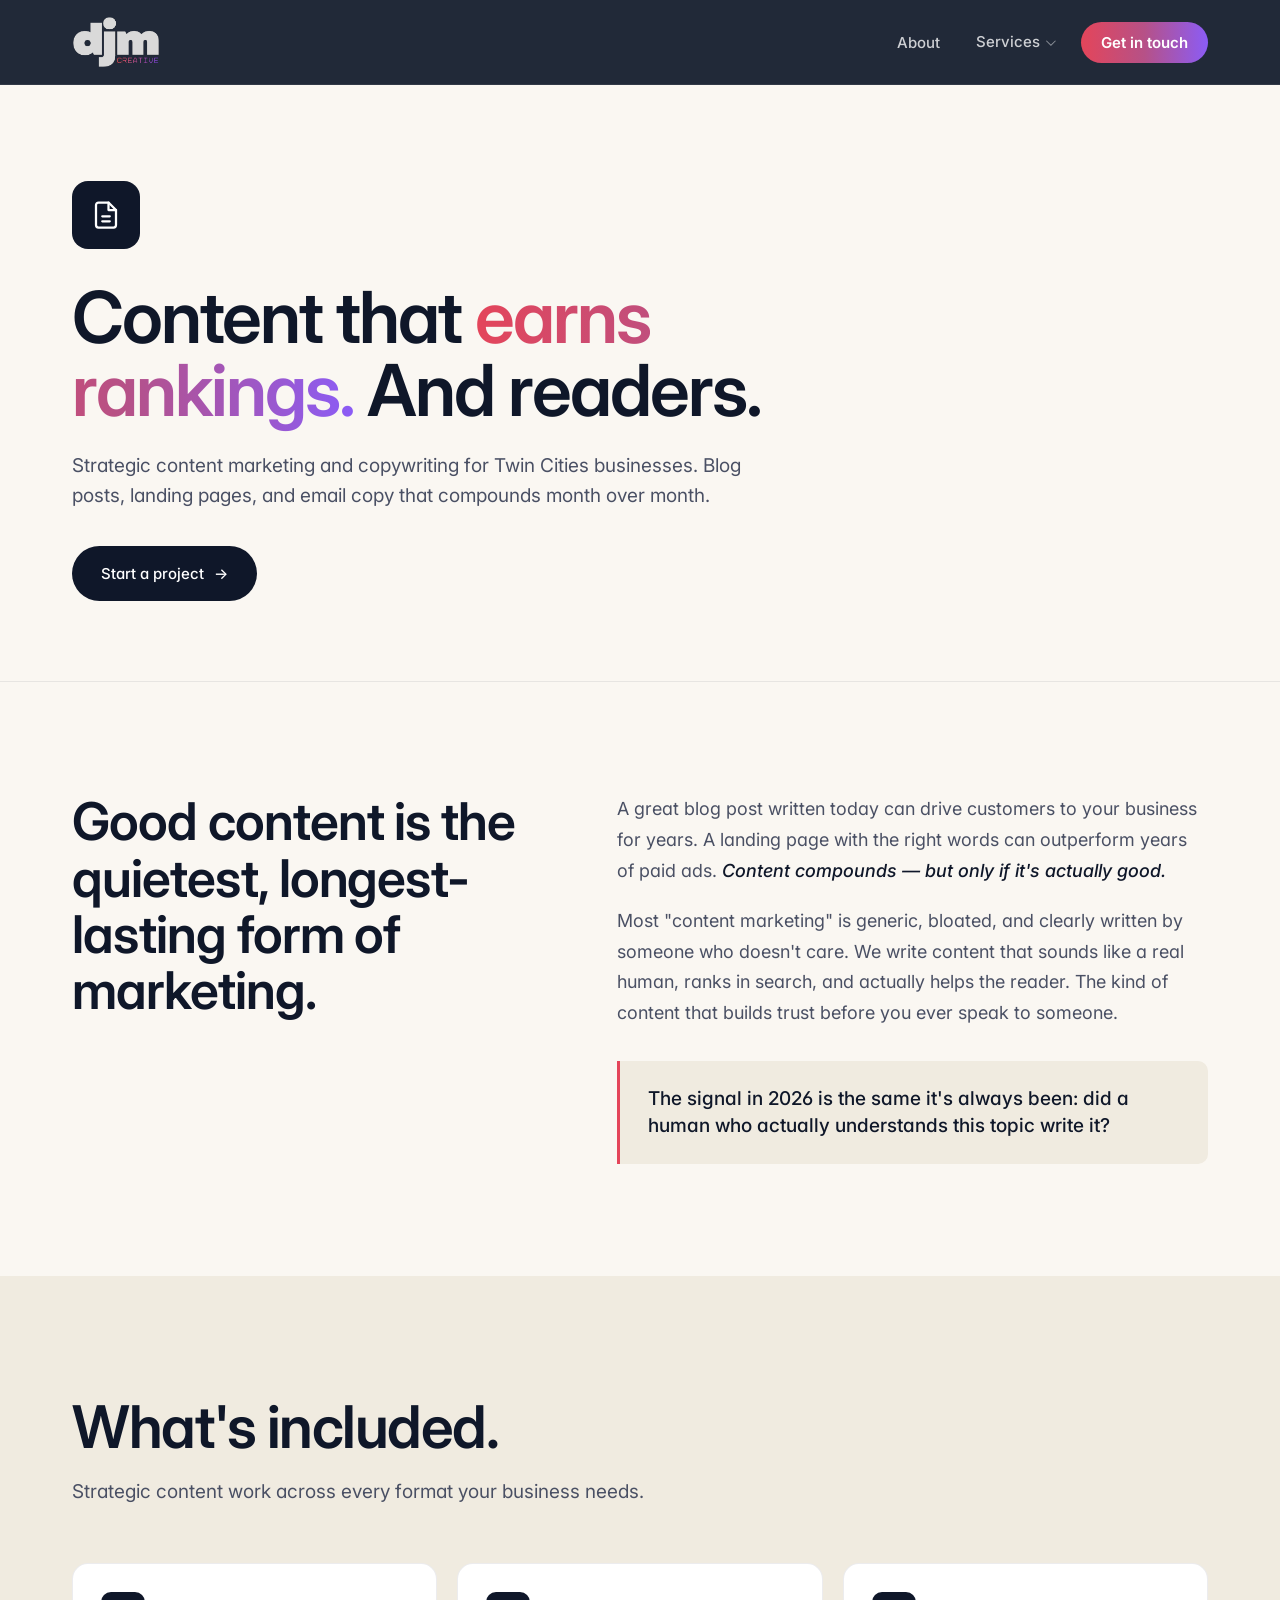
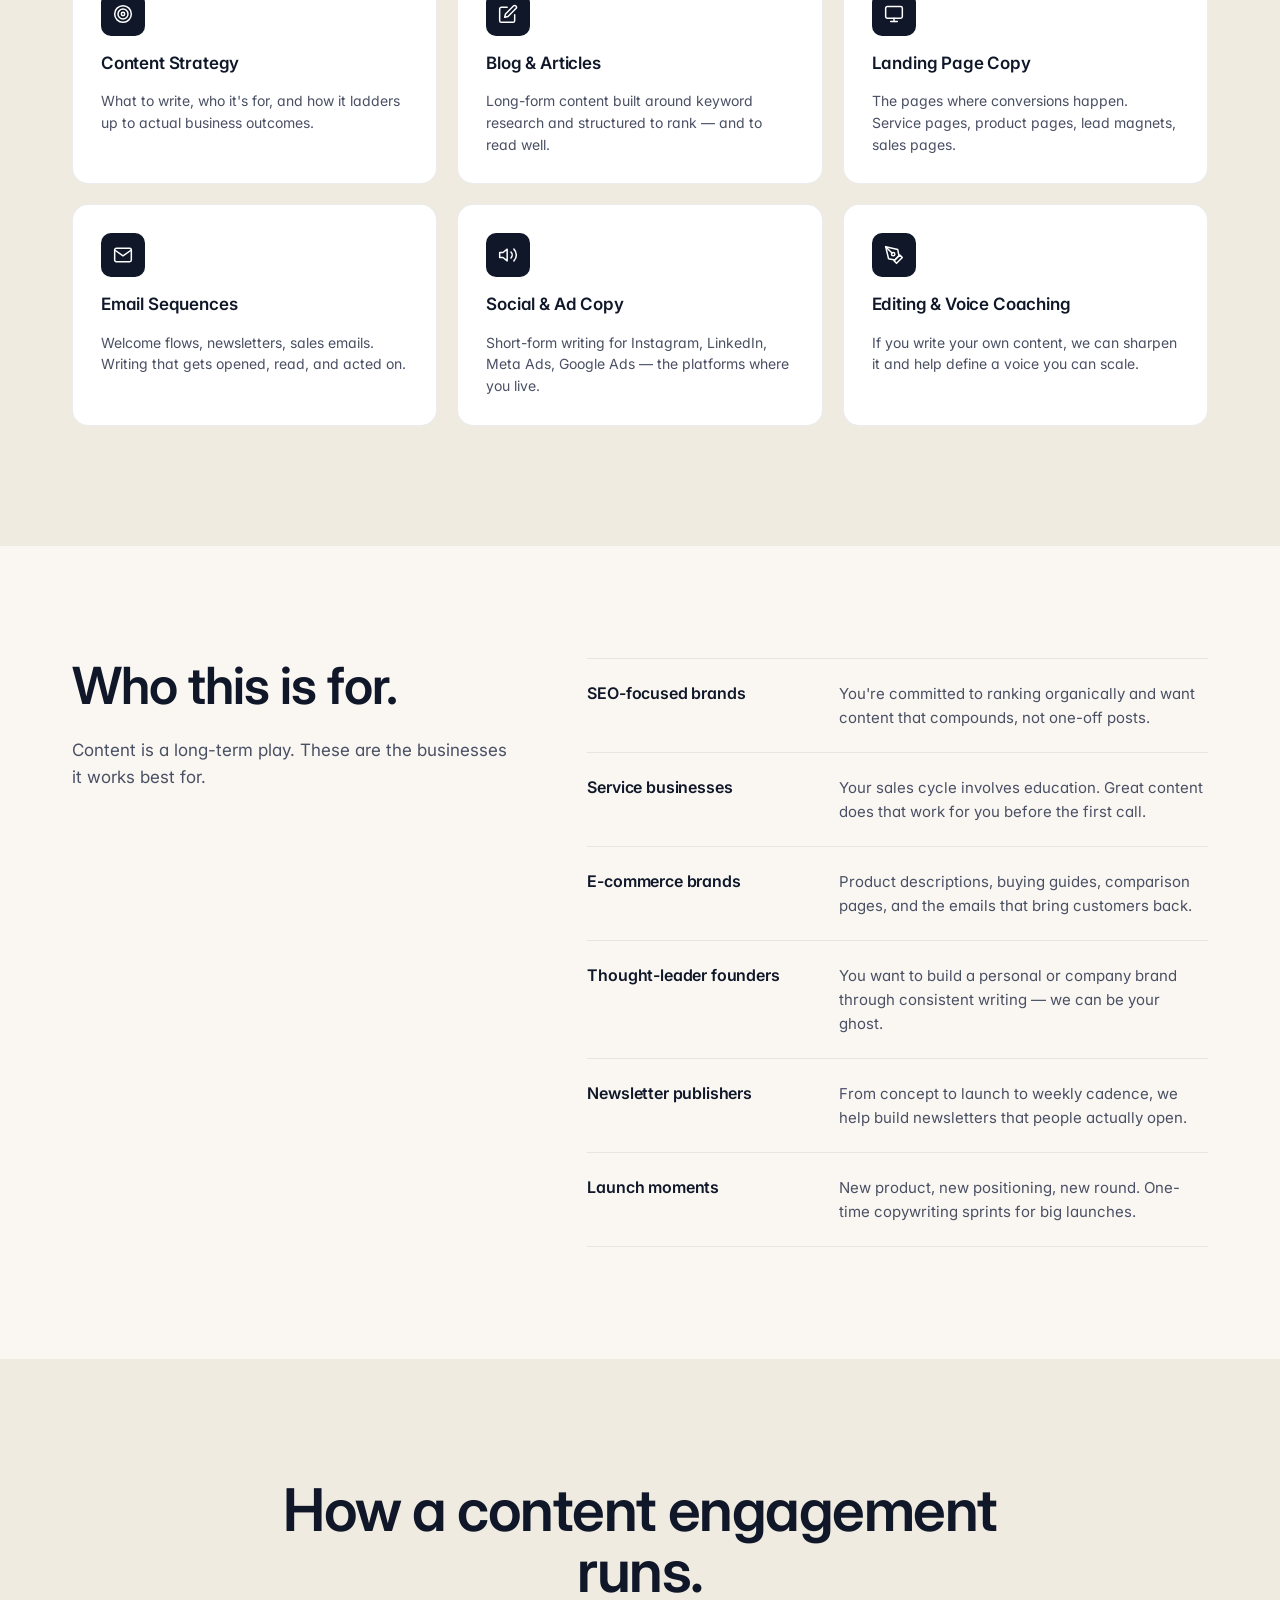
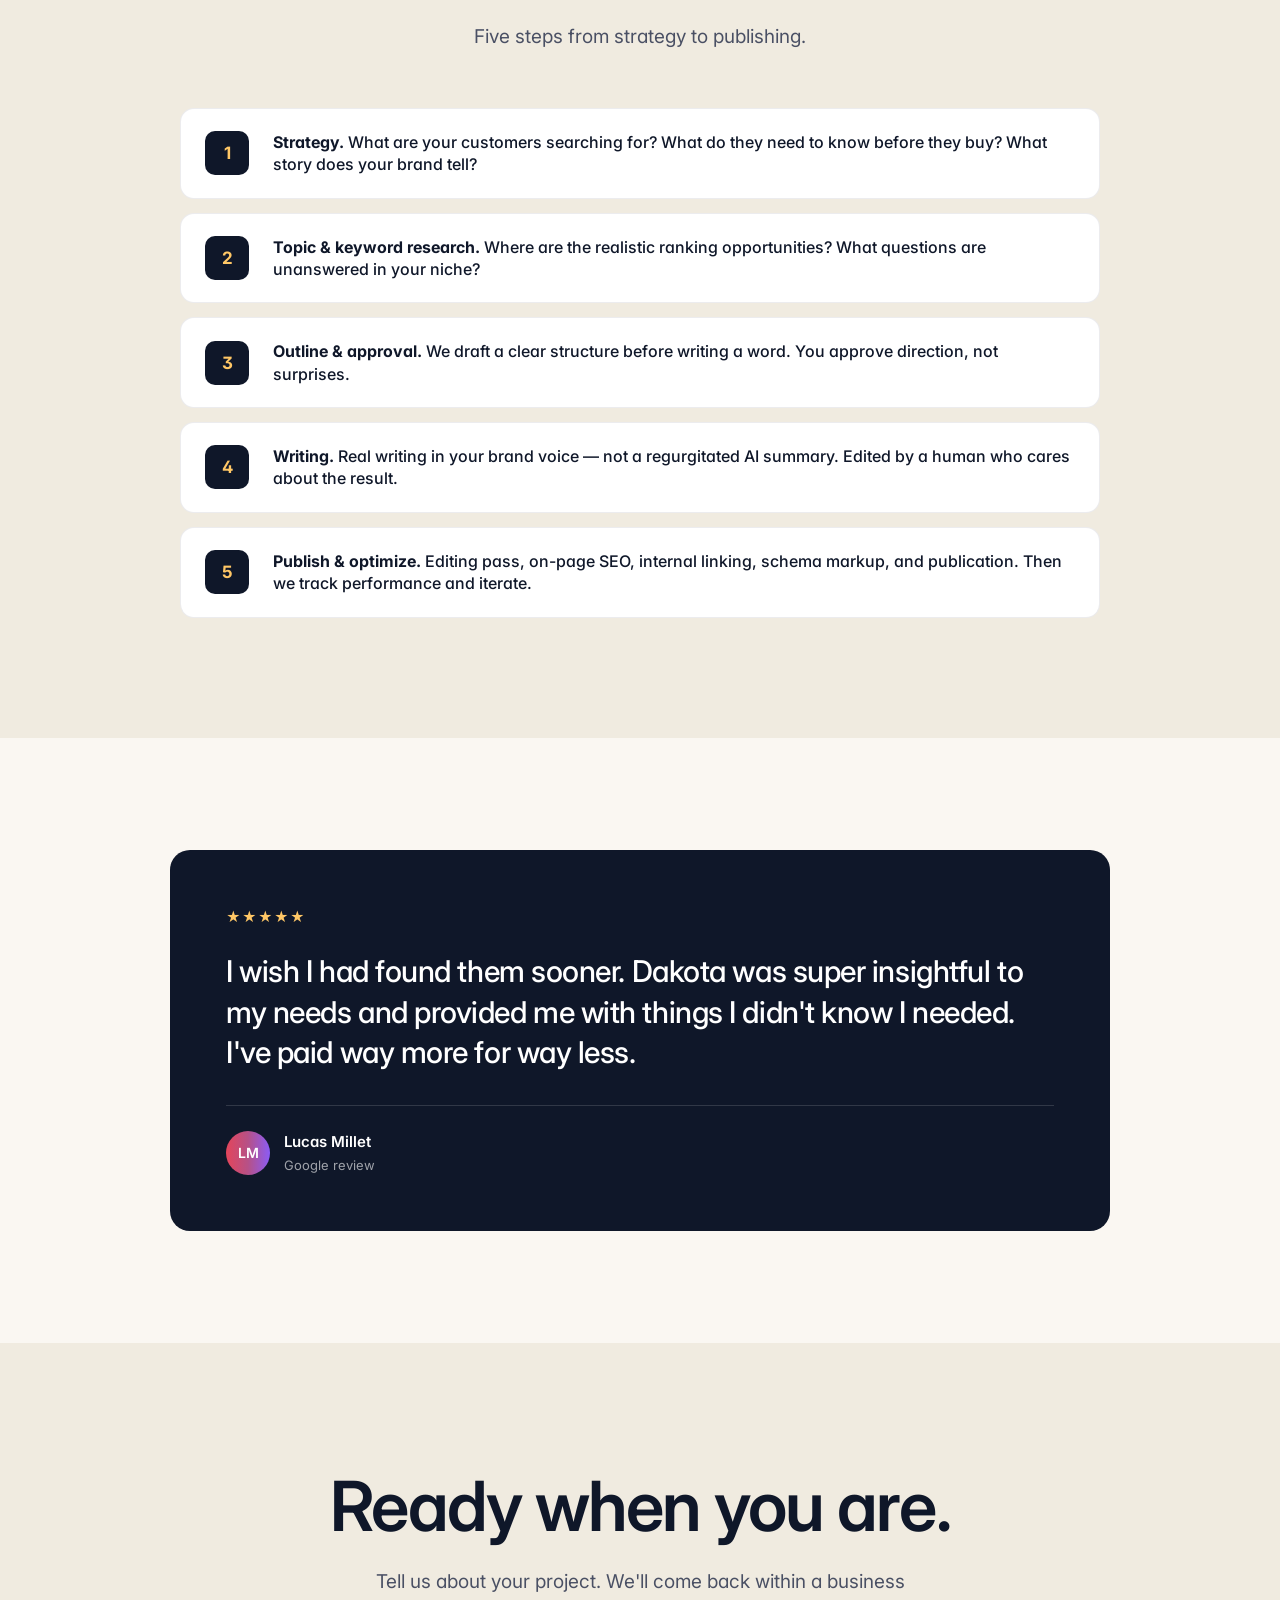
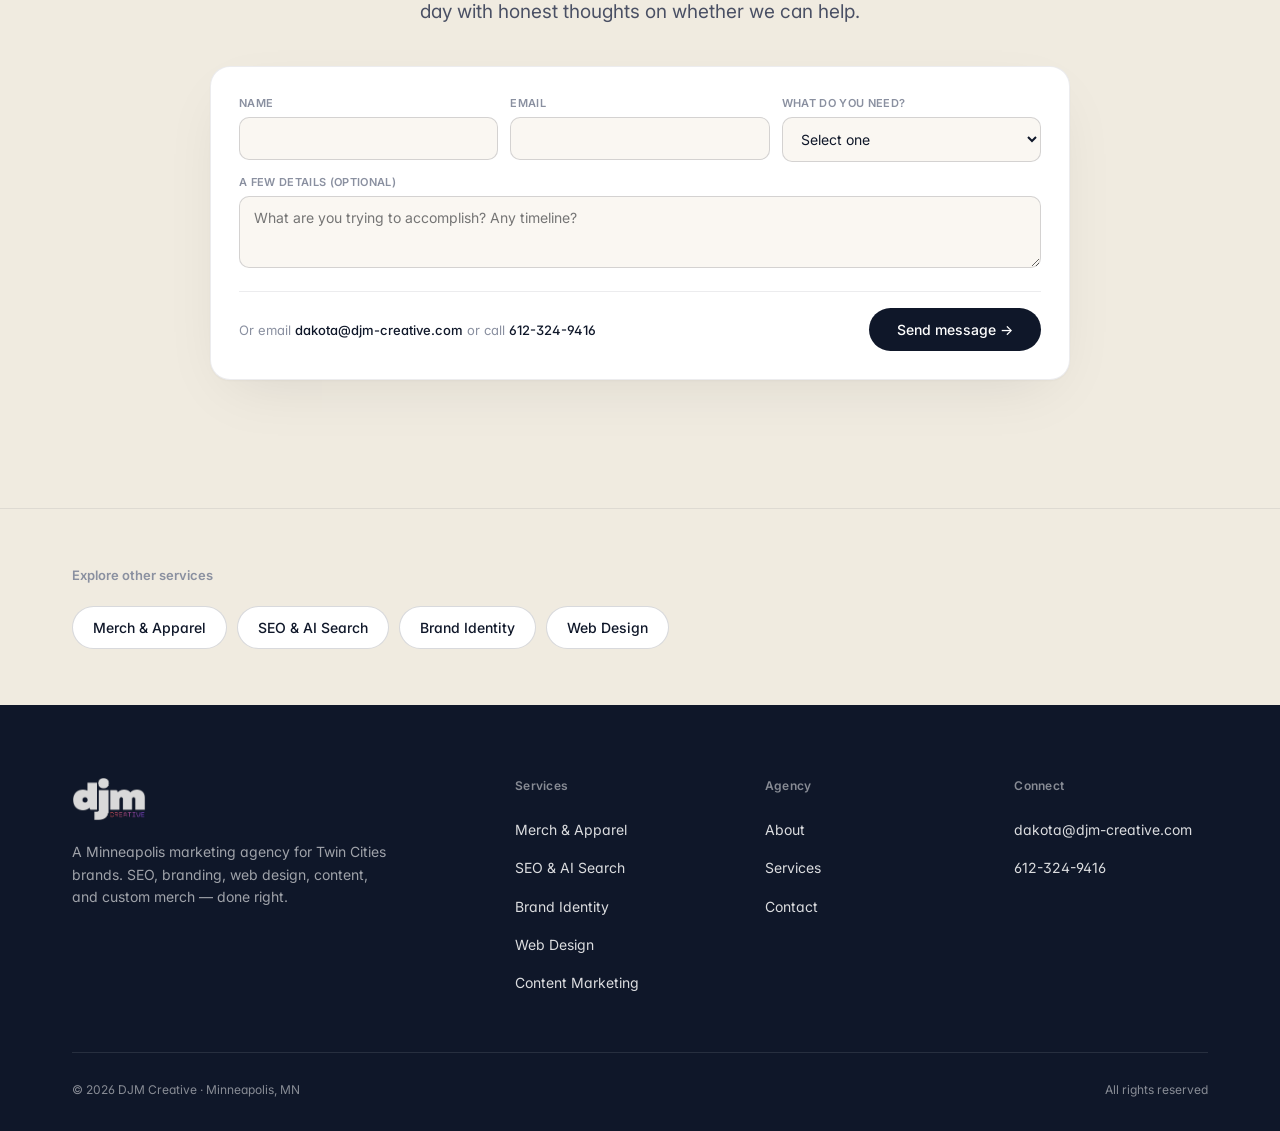
<file: services/content-marketing/index.html>
<!DOCTYPE html>
<html lang="en">
<head>
  <meta charset="UTF-8">
  <meta name="viewport" content="width=device-width, initial-scale=1.0">
  <title>Content Marketing &amp; Copywriting | Minneapolis | DJM Creative</title>
  <meta name="description" content="Content marketing and copywriting for Twin Cities businesses. Blog content, landing pages, and email copy that ranks in search and converts readers.">
  <meta name="keywords" content="Minneapolis content marketing, content writing Twin Cities, copywriter Minneapolis, blog writing, SEO content">
  <meta name="author" content="DJM Creative">
  <link rel="canonical" href="https://djm-creative.com/services/content-marketing/">

  <meta name="geo.region" content="US-MN">
  <meta name="geo.placename" content="Minneapolis">

  <meta property="og:type" content="website">
  <meta property="og:url" content="https://djm-creative.com/services/content-marketing/">
  <meta property="og:title" content="Content Marketing &amp; Copywriting | Minneapolis | DJM Creative">
  <meta property="og:description" content="Content marketing and copywriting for Twin Cities businesses. Blog content, landing pages, and email copy that ranks in search and converts readers.">
  <meta property="og:site_name" content="DJM Creative">
  <meta property="og:image" content="https://djm-creative.com/assets/logo-light.png">

  <meta name="robots" content="index, follow">
  <meta name="theme-color" content="#0f1729">

  <link rel="icon" type="image/png" href="../../assets/logo-dark.png">
  <link rel="preconnect" href="https://fonts.googleapis.com">
  <link rel="preconnect" href="https://fonts.gstatic.com" crossorigin>
  <link href="https://fonts.googleapis.com/css2?family=Inter:wght@400;500;600;700&family=JetBrains+Mono:wght@400;500;600&display=swap" rel="stylesheet">
  <link rel="stylesheet" href="../../assets/styles.css">

  <script type="application/ld+json">
  {
    "@context": "https://schema.org",
    "@type": "Service",
    "serviceType": "Content Marketing &amp; Copywriting",
    "name": "Content Marketing &amp; Copywriting",
    "description": "Content marketing and copywriting for Twin Cities businesses. Blog content, landing pages, and email copy that ranks in search and converts readers.",
    "url": "https://djm-creative.com/services/content-marketing/",
    "provider": {
      "@type": "ProfessionalService",
      "name": "DJM Creative",
      "address": {
        "@type": "PostalAddress",
        "addressLocality": "Minneapolis",
        "addressRegion": "MN",
        "addressCountry": "US"
      }
    },
    "areaServed": [
      {"@type": "City", "name": "Minneapolis"},
      {"@type": "City", "name": "Saint Paul"},
      {"@type": "AdministrativeArea", "name": "Twin Cities"}
    ]
  }
  </script>
</head>
<body>
  <header class="nav">
    <div class="nav-inner">
      <a href="../../index.html" class="logo-wrap" aria-label="DJM Creative home">
        <img src="../../assets/logo-light.png" alt="DJM Creative">
      </a>
      <nav aria-label="Primary">
        <ul class="nav-links">
          <li><a href="../../about/index.html">About</a></li>
          <li class="nav-dropdown">
            <a href="../../index.html#services" tabindex="0">Services</a>
            <ul class="nav-dropdown-menu">
              <li><a href="../../services/merch-apparel/index.html">
                <span class="nav-dropdown-item-title">Merch &amp; Apparel</span>
                <span class="nav-dropdown-item-desc">Design &middot; Source &middot; Produce</span>
              </a></li>
              <li><a href="../../services/seo/index.html">
                <span class="nav-dropdown-item-title">SEO &amp; AI Search</span>
                <span class="nav-dropdown-item-desc">Google &middot; ChatGPT &middot; Perplexity</span>
              </a></li>
              <li><a href="../../services/brand-identity/index.html">
                <span class="nav-dropdown-item-title">Brand Identity</span>
                <span class="nav-dropdown-item-desc">Logo &middot; System &middot; Strategy</span>
              </a></li>
              <li><a href="../../services/web-design/index.html">
                <span class="nav-dropdown-item-title">Web Design</span>
                <span class="nav-dropdown-item-desc">Custom &middot; Fast &middot; SEO-ready</span>
              </a></li>
              <li><a href="../../services/content-marketing/index.html">
                <span class="nav-dropdown-item-title">Content Marketing</span>
                <span class="nav-dropdown-item-desc">Blog &middot; Copy &middot; Email</span>
              </a></li>
            </ul>
          </li>
          <li class="cta-li"><a href="#contact" class="nav-cta">Get in touch</a></li>
        </ul>
      </nav>
    </div>
  </header>

  <main>

    <!-- HERO -->
    <section class="page-hero">
      <div class="container">
        <div class="svc-hero-icon">
          <svg viewBox="0 0 24 24" fill="none" stroke="currentColor" stroke-width="1.8" stroke-linecap="round" stroke-linejoin="round"><path d="M14 2H6a2 2 0 0 0-2 2v16a2 2 0 0 0 2 2h12a2 2 0 0 0 2-2V8z"/><polyline points="14 2 14 8 20 8"/><line x1="9" y1="13" x2="15" y2="13"/><line x1="9" y1="17" x2="15" y2="17"/></svg>
        </div>
        <h1 class="page-title">Content that <span class="grad">earns rankings.</span> And readers.</h1>
        <p class="page-lede">Strategic content marketing and copywriting for Twin Cities businesses. Blog posts, landing pages, and email copy that compounds month over month.</p>
        <div style="margin-top: 36px;">
          <a href="#contact" class="btn btn-primary">Start a project <span class="arrow">&rarr;</span></a>
        </div>
      </div>
    </section>

    <!-- OVERVIEW -->
    <section class="svc-overview">
      <div class="container">
        <div class="svc-overview__grid">
          <div>
            <h2>Good content is the quietest, longest-lasting form of marketing.</h2>
          </div>
          <div class="svc-overview__body">
            <p>A great blog post written today can drive customers to your business for years. A landing page with the right words can outperform years of paid ads. <em>Content compounds &mdash; but only if it's actually good.</em></p>
            <p>Most "content marketing" is generic, bloated, and clearly written by someone who doesn't care. We write content that sounds like a real human, ranks in search, and actually helps the reader. The kind of content that builds trust before you ever speak to someone.</p>
            <blockquote>The signal in 2026 is the same it's always been: did a human who actually understands this topic write it?</blockquote>
          </div>
        </div>
      </div>
    </section>

    <!-- OFFERINGS -->
    <section class="svc-offerings">
      <div class="container">
        <div class="section-head">
          <h2 class="section-title">What's included.</h2>
          <p class="lead">Strategic content work across every format your business needs.</p>
        </div>
        <div class="svc-offerings__grid">
          <div class="svc-offering-card">
            <div class="svc-offering-card__icon">
              <svg viewBox="0 0 24 24" fill="none" stroke="currentColor" stroke-width="1.8" stroke-linecap="round" stroke-linejoin="round"><circle cx="12" cy="12" r="10"/><circle cx="12" cy="12" r="6"/><circle cx="12" cy="12" r="2"/></svg>
            </div>
            <h4>Content Strategy</h4>
            <p>What to write, who it's for, and how it ladders up to actual business outcomes.</p>
          </div>
          <div class="svc-offering-card">
            <div class="svc-offering-card__icon">
              <svg viewBox="0 0 24 24" fill="none" stroke="currentColor" stroke-width="1.8" stroke-linecap="round" stroke-linejoin="round"><path d="M11 4H4a2 2 0 00-2 2v14a2 2 0 002 2h14a2 2 0 002-2v-7"/><path d="M18.5 2.5a2.121 2.121 0 013 3L12 15l-4 1 1-4 9.5-9.5z"/></svg>
            </div>
            <h4>Blog &amp; Articles</h4>
            <p>Long-form content built around keyword research and structured to rank &mdash; and to read well.</p>
          </div>
          <div class="svc-offering-card">
            <div class="svc-offering-card__icon">
              <svg viewBox="0 0 24 24" fill="none" stroke="currentColor" stroke-width="1.8" stroke-linecap="round" stroke-linejoin="round"><rect x="2" y="3" width="20" height="14" rx="2"/><line x1="8" y1="21" x2="16" y2="21"/><line x1="12" y1="17" x2="12" y2="21"/></svg>
            </div>
            <h4>Landing Page Copy</h4>
            <p>The pages where conversions happen. Service pages, product pages, lead magnets, sales pages.</p>
          </div>
          <div class="svc-offering-card">
            <div class="svc-offering-card__icon">
              <svg viewBox="0 0 24 24" fill="none" stroke="currentColor" stroke-width="1.8" stroke-linecap="round" stroke-linejoin="round"><path d="M4 4h16c1.1 0 2 .9 2 2v12c0 1.1-.9 2-2 2H4c-1.1 0-2-.9-2-2V6c0-1.1.9-2 2-2z"/><polyline points="22,6 12,13 2,6"/></svg>
            </div>
            <h4>Email Sequences</h4>
            <p>Welcome flows, newsletters, sales emails. Writing that gets opened, read, and acted on.</p>
          </div>
          <div class="svc-offering-card">
            <div class="svc-offering-card__icon">
              <svg viewBox="0 0 24 24" fill="none" stroke="currentColor" stroke-width="1.8" stroke-linecap="round" stroke-linejoin="round"><polygon points="11 5 6 9 2 9 2 15 6 15 11 19 11 5"/><path d="M19.07 4.93a10 10 0 010 14.14M15.54 8.46a5 5 0 010 7.07"/></svg>
            </div>
            <h4>Social &amp; Ad Copy</h4>
            <p>Short-form writing for Instagram, LinkedIn, Meta Ads, Google Ads &mdash; the platforms where you live.</p>
          </div>
          <div class="svc-offering-card">
            <div class="svc-offering-card__icon">
              <svg viewBox="0 0 24 24" fill="none" stroke="currentColor" stroke-width="1.8" stroke-linecap="round" stroke-linejoin="round"><path d="M12 19l7-7 3 3-7 7-3-3z"/><path d="M18 13l-1.5-7.5L2 2l3.5 14.5L13 18l5-5z"/><path d="M2 2l7.586 7.586"/><circle cx="11" cy="11" r="2"/></svg>
            </div>
            <h4>Editing &amp; Voice Coaching</h4>
            <p>If you write your own content, we can sharpen it and help define a voice you can scale.</p>
          </div>
        </div>
      </div>
    </section>

    <!-- AUDIENCE -->
    <section class="svc-audience">
      <div class="container">
        <div class="svc-audience__grid">
          <div>
            <h2>Who this is for.</h2>
            <p class="svc-audience__lead">Content is a long-term play. These are the businesses it works best for.</p>
          </div>
          <ul class="svc-audience__list">
            <li class="svc-audience__item">
              <div class="svc-audience__item-label">SEO-focused brands</div>
              <div class="svc-audience__item-desc">You're committed to ranking organically and want content that compounds, not one-off posts.</div>
            </li>
            <li class="svc-audience__item">
              <div class="svc-audience__item-label">Service businesses</div>
              <div class="svc-audience__item-desc">Your sales cycle involves education. Great content does that work for you before the first call.</div>
            </li>
            <li class="svc-audience__item">
              <div class="svc-audience__item-label">E-commerce brands</div>
              <div class="svc-audience__item-desc">Product descriptions, buying guides, comparison pages, and the emails that bring customers back.</div>
            </li>
            <li class="svc-audience__item">
              <div class="svc-audience__item-label">Thought-leader founders</div>
              <div class="svc-audience__item-desc">You want to build a personal or company brand through consistent writing &mdash; we can be your ghost.</div>
            </li>
            <li class="svc-audience__item">
              <div class="svc-audience__item-label">Newsletter publishers</div>
              <div class="svc-audience__item-desc">From concept to launch to weekly cadence, we help build newsletters that people actually open.</div>
            </li>
            <li class="svc-audience__item">
              <div class="svc-audience__item-label">Launch moments</div>
              <div class="svc-audience__item-desc">New product, new positioning, new round. One-time copywriting sprints for big launches.</div>
            </li>
          </ul>
        </div>
      </div>
    </section>

    <!-- PROCESS -->
    <section class="svc-process">
      <div class="container">
        <div class="section-head">
          <h2 class="section-title">How a content engagement runs.</h2>
          <p class="lead">Five steps from strategy to publishing.</p>
        </div>
        <ol class="svc-process__list">
          <li class="why-item">
            <div class="why-num">1</div>
            <div class="why-text"><strong>Strategy.</strong> What are your customers searching for? What do they need to know before they buy? What story does your brand tell?</div>
          </li>
          <li class="why-item">
            <div class="why-num">2</div>
            <div class="why-text"><strong>Topic &amp; keyword research.</strong> Where are the realistic ranking opportunities? What questions are unanswered in your niche?</div>
          </li>
          <li class="why-item">
            <div class="why-num">3</div>
            <div class="why-text"><strong>Outline &amp; approval.</strong> We draft a clear structure before writing a word. You approve direction, not surprises.</div>
          </li>
          <li class="why-item">
            <div class="why-num">4</div>
            <div class="why-text"><strong>Writing.</strong> Real writing in your brand voice &mdash; not a regurgitated AI summary. Edited by a human who cares about the result.</div>
          </li>
          <li class="why-item">
            <div class="why-num">5</div>
            <div class="why-text"><strong>Publish &amp; optimize.</strong> Editing pass, on-page SEO, internal linking, schema markup, and publication. Then we track performance and iterate.</div>
          </li>
        </ol>
      </div>
    </section>

    <!-- RELATED REVIEW -->
    <section class="svc-review">
      <div class="container">
        <div class="svc-review__card">
          <div class="svc-review__stars">&#9733;&#9733;&#9733;&#9733;&#9733;</div>
          <p class="svc-review__quote">I wish I had found them sooner. Dakota was super insightful to my needs and provided me with things I didn't know I needed. I've paid way more for way less.</p>
          <div class="svc-review__who">
            <div class="svc-review__avatar">LM</div>
            <div>
              <div class="svc-review__name">Lucas Millet</div>
              <div class="svc-review__meta">Google review</div>
            </div>
          </div>
        </div>
      </div>
    </section>

    <section id="contact" class="cta-section">
      <div class="container">
        <h2>Ready when you are.</h2>
        <p class="lead">Tell us about your project. We'll come back within a business day with honest thoughts on whether we can help.</p>

        <form class="cta-form" action="https://formspree.io/f/mdeedbdq" method="POST">
          <input type="hidden" name="_subject" value="New project inquiry (Content)">
          <input type="hidden" name="form_source" value="content">
          <div class="cta-form__row">
            <div class="field">
              <label for="cta-name">Name</label>
              <input type="text" id="cta-name" name="name" required>
            </div>
            <div class="field">
              <label for="cta-email">Email</label>
              <input type="email" id="cta-email" name="email" required>
            </div>
            <div class="field">
              <label for="cta-need">What do you need?</label>
              <select id="cta-need" name="need" required>
                <option value="">Select one</option>
                <option>Custom merch &amp; apparel</option>
                <option>SEO &amp; AI search</option>
                <option>Brand identity</option>
                <option>Web design</option>
                <option>Content marketing</option>
                <option>Paid media</option>
                <option>Multiple services</option>
                <option>Not sure yet</option>
              </select>
            </div>
          </div>
          <div class="field">
            <label for="cta-message">A few details (optional)</label>
            <textarea id="cta-message" name="message" placeholder="What are you trying to accomplish? Any timeline?"></textarea>
          </div>
          <div class="cta-form__submit-row">
            <div class="cta-form__note">
              Or email <a href="mailto:dakota@djm-creative.com">dakota@djm-creative.com</a> or call <a href="tel:+16123249416">612-324-9416</a>
            </div>
            <button type="submit" class="cta-form__submit">Send message &rarr;</button>
          </div>
        </form>
      </div>
    </section>

    <section class="service-nav">
      <div class="container">
        <h3>Explore other services</h3>
        <div class="service-nav-links">
          <a href="../../services/merch-apparel/index.html" class="service-pill">Merch &amp; Apparel</a>
          <a href="../../services/seo/index.html" class="service-pill">SEO &amp; AI Search</a>
          <a href="../../services/brand-identity/index.html" class="service-pill">Brand Identity</a>
          <a href="../../services/web-design/index.html" class="service-pill">Web Design</a>
        </div>
      </div>
    </section>

  </main>

  <footer>
    <div class="container">
      <div class="foot-grid">
        <div class="foot-brand">
          <img src="../../assets/logo-light.png" alt="DJM Creative">
          <p class="foot-tagline">A Minneapolis marketing agency for Twin Cities brands. SEO, branding, web design, content, and custom merch &mdash; done right.</p>
        </div>
        <div class="foot-col">
          <h4>Services</h4>
          <ul>
            <li><a href="../../services/merch-apparel/index.html">Merch &amp; Apparel</a></li>
            <li><a href="../../services/seo/index.html">SEO &amp; AI Search</a></li>
            <li><a href="../../services/brand-identity/index.html">Brand Identity</a></li>
            <li><a href="../../services/web-design/index.html">Web Design</a></li>
            <li><a href="../../services/content-marketing/index.html">Content Marketing</a></li>
          </ul>
        </div>
        <div class="foot-col">
          <h4>Agency</h4>
          <ul>
            <li><a href="../../about/index.html">About</a></li>
            <li><a href="../../index.html#services">Services</a></li>
            <li><a href="mailto:dakota@djm-creative.com">Contact</a></li>
          </ul>
        </div>
        <div class="foot-col">
          <h4>Connect</h4>
          <ul>
            <li><a href="mailto:dakota@djm-creative.com">dakota@djm-creative.com</a></li>
            <li><a href="tel:+16123249416">612-324-9416</a></li>
          </ul>
        </div>
      </div>
      <div class="foot-base">
        <span>&copy; 2026 DJM Creative &middot; Minneapolis, MN</span>
        <span>All rights reserved</span>
      </div>
    </div>
  </footer>

</body>
</html>
</file>
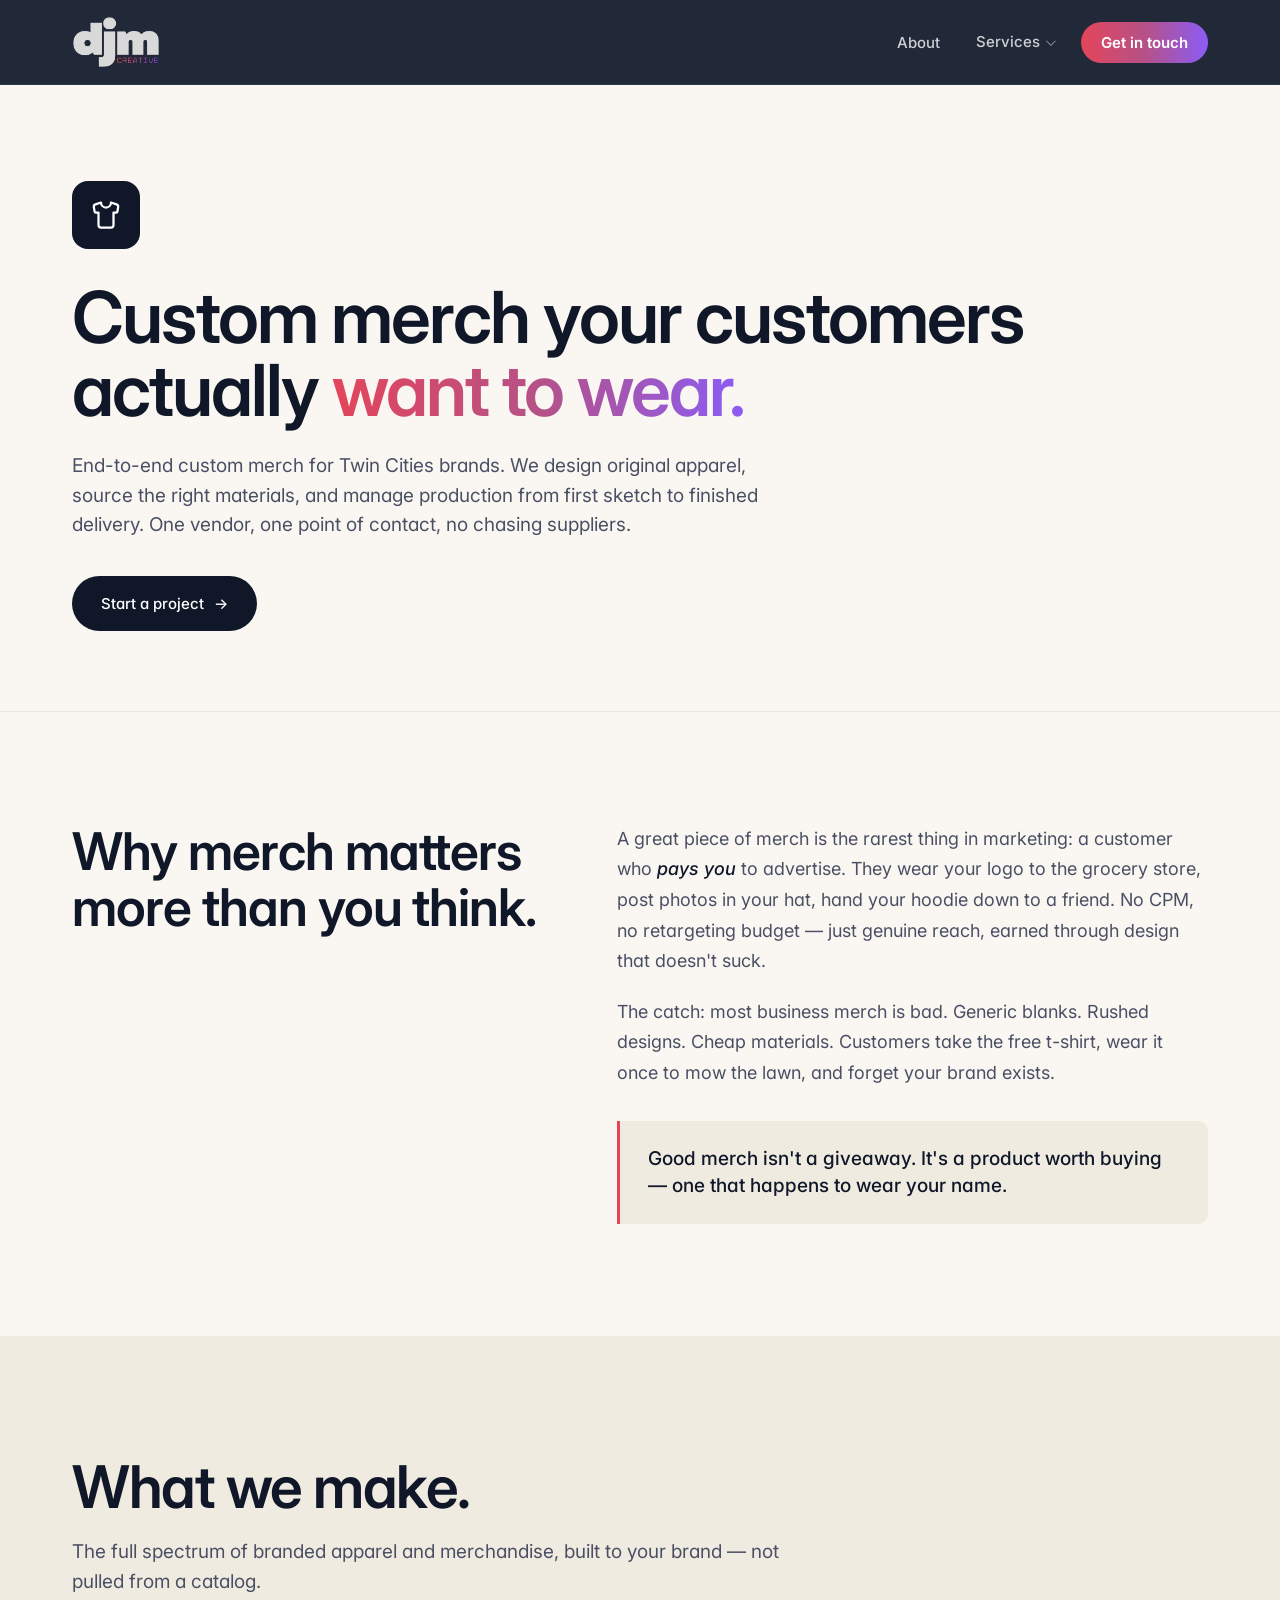
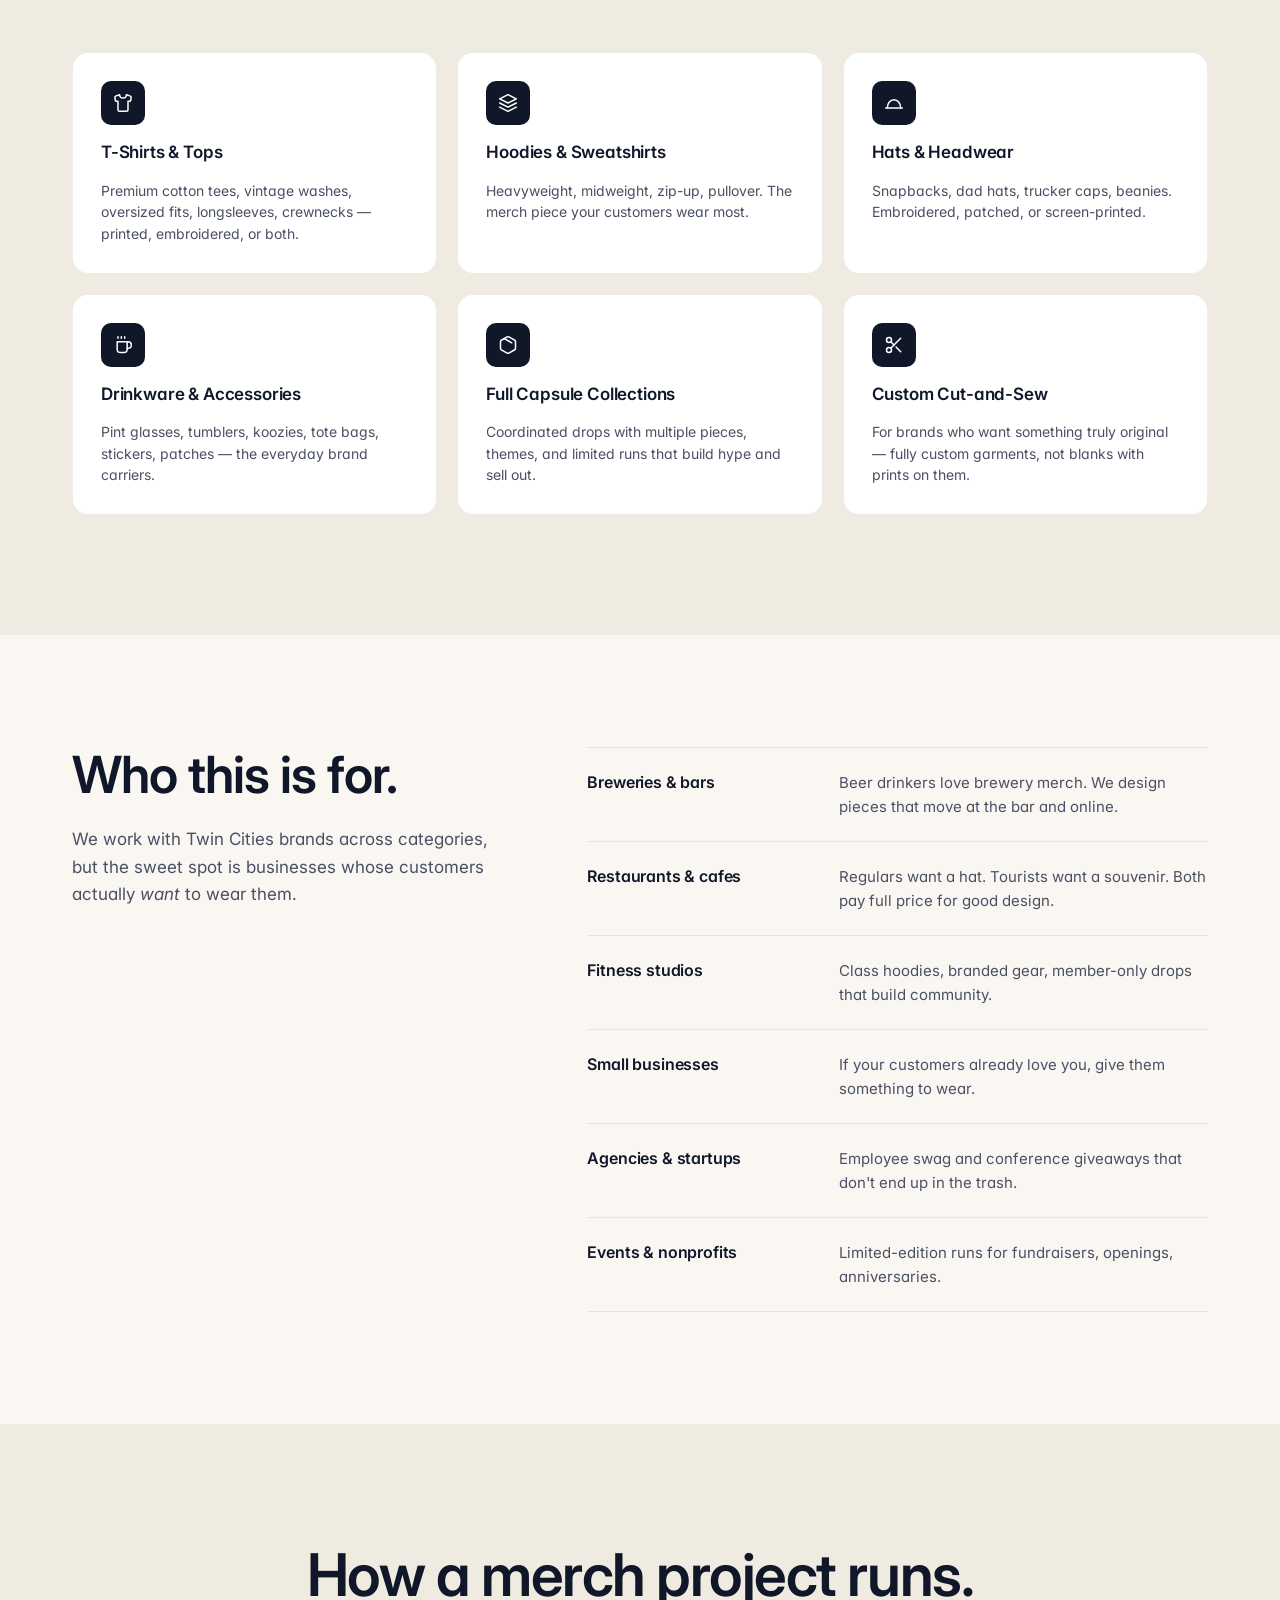
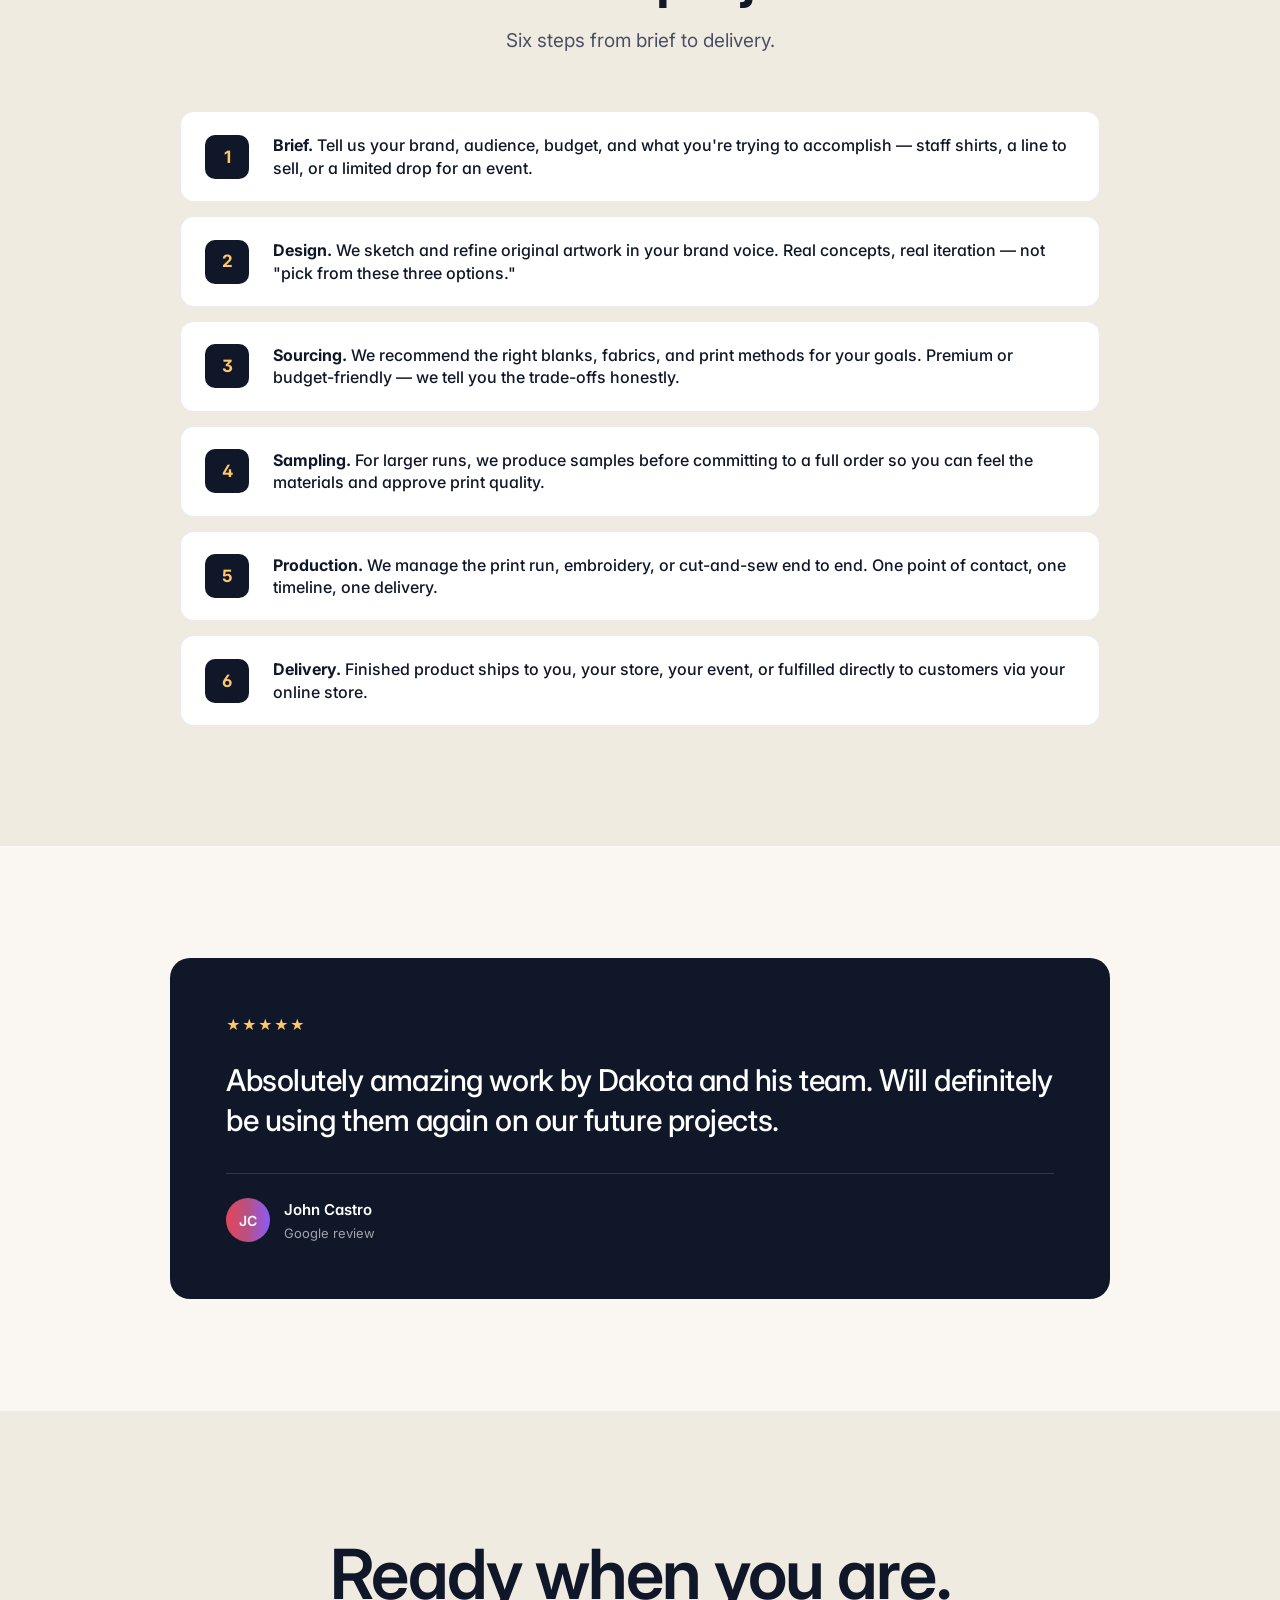
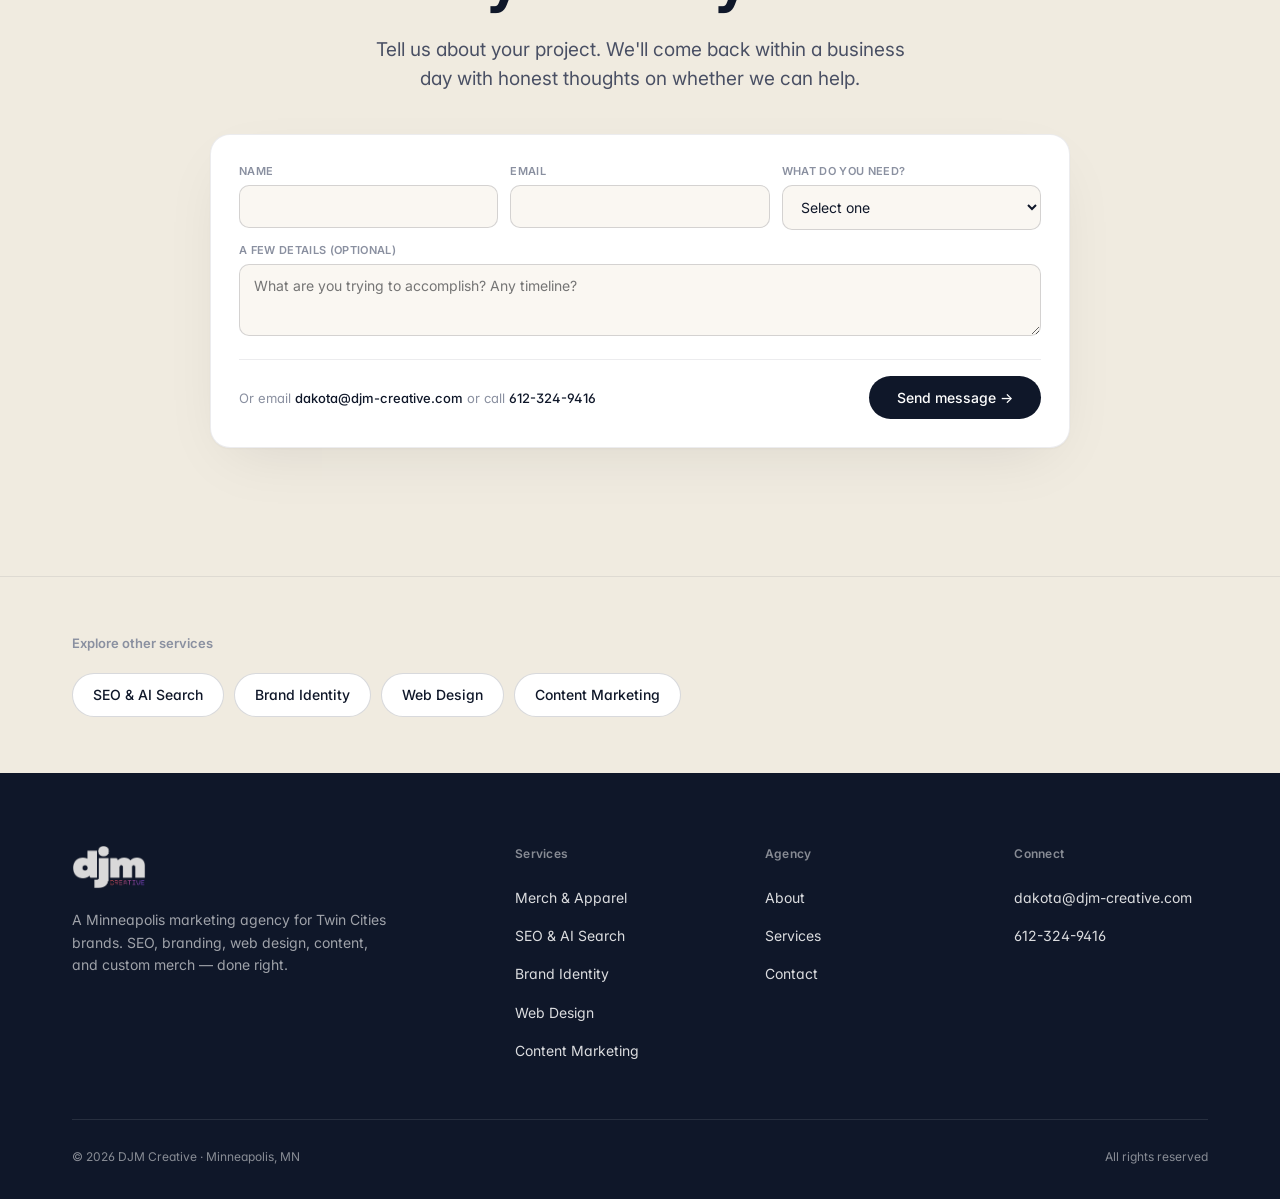
<file: services/merch-apparel/index.html>
<!DOCTYPE html>
<html lang="en">
<head>
  <meta charset="UTF-8">
  <meta name="viewport" content="width=device-width, initial-scale=1.0">
  <title>Custom Merch &amp; Branded Apparel | Minneapolis | DJM Creative</title>
  <meta name="description" content="Custom merch design, sourcing, and production for Twin Cities brands. End-to-end branded apparel for breweries, restaurants, and small businesses.">
  <meta name="keywords" content="custom merch Minneapolis, branded apparel Twin Cities, brewery merch, custom t-shirts Minneapolis, embroidered hats Minnesota">
  <meta name="author" content="DJM Creative">
  <link rel="canonical" href="https://djm-creative.com/services/merch-apparel/">

  <meta name="geo.region" content="US-MN">
  <meta name="geo.placename" content="Minneapolis">

  <meta property="og:type" content="website">
  <meta property="og:url" content="https://djm-creative.com/services/merch-apparel/">
  <meta property="og:title" content="Custom Merch &amp; Branded Apparel | Minneapolis | DJM Creative">
  <meta property="og:description" content="Custom merch design, sourcing, and production for Twin Cities brands. End-to-end branded apparel for breweries, restaurants, and small businesses.">
  <meta property="og:site_name" content="DJM Creative">
  <meta property="og:image" content="https://djm-creative.com/assets/logo-light.png">

  <meta name="robots" content="index, follow">
  <meta name="theme-color" content="#0f1729">

  <link rel="icon" type="image/png" href="../../assets/logo-dark.png">
  <link rel="preconnect" href="https://fonts.googleapis.com">
  <link rel="preconnect" href="https://fonts.gstatic.com" crossorigin>
  <link href="https://fonts.googleapis.com/css2?family=Inter:wght@400;500;600;700&family=JetBrains+Mono:wght@400;500;600&display=swap" rel="stylesheet">
  <link rel="stylesheet" href="../../assets/styles.css">

  <script type="application/ld+json">
  {
    "@context": "https://schema.org",
    "@type": "Service",
    "serviceType": "Custom Merchandise &amp; Branded Apparel Design",
    "name": "Custom Merch &amp; Branded Apparel",
    "description": "Custom merch design, sourcing, and production for Twin Cities brands. End-to-end branded apparel for breweries, restaurants, and small businesses.",
    "url": "https://djm-creative.com/services/merch-apparel/",
    "provider": {
      "@type": "ProfessionalService",
      "name": "DJM Creative",
      "address": {
        "@type": "PostalAddress",
        "addressLocality": "Minneapolis",
        "addressRegion": "MN",
        "addressCountry": "US"
      }
    },
    "areaServed": [
      {"@type": "City", "name": "Minneapolis"},
      {"@type": "City", "name": "Saint Paul"},
      {"@type": "AdministrativeArea", "name": "Twin Cities"}
    ]
  }
  </script>
</head>
<body>
  <header class="nav">
    <div class="nav-inner">
      <a href="../../index.html" class="logo-wrap" aria-label="DJM Creative home">
        <img src="../../assets/logo-light.png" alt="DJM Creative">
      </a>
      <nav aria-label="Primary">
        <ul class="nav-links">
          <li><a href="../../about/index.html">About</a></li>
          <li class="nav-dropdown">
            <a href="../../index.html#services" tabindex="0">Services</a>
            <ul class="nav-dropdown-menu">
              <li><a href="../../services/merch-apparel/index.html">
                <span class="nav-dropdown-item-title">Merch &amp; Apparel</span>
                <span class="nav-dropdown-item-desc">Design &middot; Source &middot; Produce</span>
              </a></li>
              <li><a href="../../services/seo/index.html">
                <span class="nav-dropdown-item-title">SEO &amp; AI Search</span>
                <span class="nav-dropdown-item-desc">Google &middot; ChatGPT &middot; Perplexity</span>
              </a></li>
              <li><a href="../../services/brand-identity/index.html">
                <span class="nav-dropdown-item-title">Brand Identity</span>
                <span class="nav-dropdown-item-desc">Logo &middot; System &middot; Strategy</span>
              </a></li>
              <li><a href="../../services/web-design/index.html">
                <span class="nav-dropdown-item-title">Web Design</span>
                <span class="nav-dropdown-item-desc">Custom &middot; Fast &middot; SEO-ready</span>
              </a></li>
              <li><a href="../../services/content-marketing/index.html">
                <span class="nav-dropdown-item-title">Content Marketing</span>
                <span class="nav-dropdown-item-desc">Blog &middot; Copy &middot; Email</span>
              </a></li>
            </ul>
          </li>
          <li class="cta-li"><a href="#contact" class="nav-cta">Get in touch</a></li>
        </ul>
      </nav>
    </div>
  </header>

  <main>

    <!-- HERO -->
    <section class="page-hero">
      <div class="container">
        <div class="svc-hero-icon">
          <svg viewBox="0 0 24 24" fill="none" stroke="currentColor" stroke-width="1.8" stroke-linecap="round" stroke-linejoin="round"><path d="M20.38 3.46 16 2a4 4 0 0 1-8 0L3.62 3.46a2 2 0 0 0-1.34 2.23l.58 3.47a1 1 0 0 0 .99.84H6v10c0 1.1.9 2 2 2h8a2 2 0 0 0 2-2V10h2.15a1 1 0 0 0 .99-.84l.58-3.47a2 2 0 0 0-1.34-2.23z"/></svg>
        </div>
        <h1 class="page-title">Custom merch your customers actually <span class="grad">want to wear.</span></h1>
        <p class="page-lede">End-to-end custom merch for Twin Cities brands. We design original apparel, source the right materials, and manage production from first sketch to finished delivery. One vendor, one point of contact, no chasing suppliers.</p>
        <div style="margin-top: 36px;">
          <a href="#contact" class="btn btn-primary">Start a project <span class="arrow">&rarr;</span></a>
        </div>
      </div>
    </section>

    <!-- OVERVIEW -->
    <section class="svc-overview">
      <div class="container">
        <div class="svc-overview__grid">
          <div>
            <h2>Why merch matters more than you think.</h2>
          </div>
          <div class="svc-overview__body">
            <p>A great piece of merch is the rarest thing in marketing: a customer who <em>pays you</em> to advertise. They wear your logo to the grocery store, post photos in your hat, hand your hoodie down to a friend. No CPM, no retargeting budget &mdash; just genuine reach, earned through design that doesn't suck.</p>
            <p>The catch: most business merch is bad. Generic blanks. Rushed designs. Cheap materials. Customers take the free t-shirt, wear it once to mow the lawn, and forget your brand exists.</p>
            <blockquote>Good merch isn't a giveaway. It's a product worth buying &mdash; one that happens to wear your name.</blockquote>
          </div>
        </div>
      </div>
    </section>

    <!-- OFFERINGS -->
    <section class="svc-offerings">
      <div class="container">
        <div class="section-head">
          <h2 class="section-title">What we make.</h2>
          <p class="lead">The full spectrum of branded apparel and merchandise, built to your brand &mdash; not pulled from a catalog.</p>
        </div>
        <div class="svc-offerings__grid">
          <div class="svc-offering-card">
            <div class="svc-offering-card__icon">
              <svg viewBox="0 0 24 24" fill="none" stroke="currentColor" stroke-width="1.8" stroke-linecap="round" stroke-linejoin="round"><path d="M20.38 3.46 16 2a4 4 0 0 1-8 0L3.62 3.46a2 2 0 0 0-1.34 2.23l.58 3.47a1 1 0 0 0 .99.84H6v10c0 1.1.9 2 2 2h8a2 2 0 0 0 2-2V10h2.15a1 1 0 0 0 .99-.84l.58-3.47a2 2 0 0 0-1.34-2.23z"/></svg>
            </div>
            <h4>T-Shirts &amp; Tops</h4>
            <p>Premium cotton tees, vintage washes, oversized fits, longsleeves, crewnecks &mdash; printed, embroidered, or both.</p>
          </div>
          <div class="svc-offering-card">
            <div class="svc-offering-card__icon">
              <svg viewBox="0 0 24 24" fill="none" stroke="currentColor" stroke-width="1.8" stroke-linecap="round" stroke-linejoin="round"><polygon points="12 2 2 7 12 12 22 7 12 2"/><polyline points="2 17 12 22 22 17"/><polyline points="2 12 12 17 22 12"/></svg>
            </div>
            <h4>Hoodies &amp; Sweatshirts</h4>
            <p>Heavyweight, midweight, zip-up, pullover. The merch piece your customers wear most.</p>
          </div>
          <div class="svc-offering-card">
            <div class="svc-offering-card__icon">
              <svg viewBox="0 0 24 24" fill="none" stroke="currentColor" stroke-width="1.8" stroke-linecap="round" stroke-linejoin="round"><path d="M2 18h20"/><path d="M4 18c0-6 3.6-10 8-10s8 4 8 10"/></svg>
            </div>
            <h4>Hats &amp; Headwear</h4>
            <p>Snapbacks, dad hats, trucker caps, beanies. Embroidered, patched, or screen-printed.</p>
          </div>
          <div class="svc-offering-card">
            <div class="svc-offering-card__icon">
              <svg viewBox="0 0 24 24" fill="none" stroke="currentColor" stroke-width="1.8" stroke-linecap="round" stroke-linejoin="round"><path d="M17 8h1a4 4 0 010 8h-1"/><path d="M5 8h12v9a4 4 0 01-4 4H9a4 4 0 01-4-4V8z"/><line x1="6" y1="2" x2="6" y2="4"/><line x1="10" y1="2" x2="10" y2="4"/><line x1="14" y1="2" x2="14" y2="4"/></svg>
            </div>
            <h4>Drinkware &amp; Accessories</h4>
            <p>Pint glasses, tumblers, koozies, tote bags, stickers, patches &mdash; the everyday brand carriers.</p>
          </div>
          <div class="svc-offering-card">
            <div class="svc-offering-card__icon">
              <svg viewBox="0 0 24 24" fill="none" stroke="currentColor" stroke-width="1.8" stroke-linecap="round" stroke-linejoin="round"><line x1="16.5" y1="9.4" x2="7.5" y2="4.21"/><path d="M21 16V8a2 2 0 00-1-1.73l-7-4a2 2 0 00-2 0l-7 4A2 2 0 003 8v8a2 2 0 001 1.73l7 4a2 2 0 002 0l7-4A2 2 0 0021 16z"/></svg>
            </div>
            <h4>Full Capsule Collections</h4>
            <p>Coordinated drops with multiple pieces, themes, and limited runs that build hype and sell out.</p>
          </div>
          <div class="svc-offering-card">
            <div class="svc-offering-card__icon">
              <svg viewBox="0 0 24 24" fill="none" stroke="currentColor" stroke-width="1.8" stroke-linecap="round" stroke-linejoin="round"><circle cx="6" cy="6" r="3"/><circle cx="6" cy="18" r="3"/><line x1="20" y1="4" x2="8.12" y2="15.88"/><line x1="14.47" y1="14.48" x2="20" y2="20"/><line x1="8.12" y1="8.12" x2="12" y2="12"/></svg>
            </div>
            <h4>Custom Cut-and-Sew</h4>
            <p>For brands who want something truly original &mdash; fully custom garments, not blanks with prints on them.</p>
          </div>
        </div>
      </div>
    </section>

    <!-- AUDIENCE -->
    <section class="svc-audience">
      <div class="container">
        <div class="svc-audience__grid">
          <div>
            <h2>Who this is for.</h2>
            <p class="svc-audience__lead">We work with Twin Cities brands across categories, but the sweet spot is businesses whose customers actually <em>want</em> to wear them.</p>
          </div>
          <ul class="svc-audience__list">
            <li class="svc-audience__item">
              <div class="svc-audience__item-label">Breweries &amp; bars</div>
              <div class="svc-audience__item-desc">Beer drinkers love brewery merch. We design pieces that move at the bar and online.</div>
            </li>
            <li class="svc-audience__item">
              <div class="svc-audience__item-label">Restaurants &amp; cafes</div>
              <div class="svc-audience__item-desc">Regulars want a hat. Tourists want a souvenir. Both pay full price for good design.</div>
            </li>
            <li class="svc-audience__item">
              <div class="svc-audience__item-label">Fitness studios</div>
              <div class="svc-audience__item-desc">Class hoodies, branded gear, member-only drops that build community.</div>
            </li>
            <li class="svc-audience__item">
              <div class="svc-audience__item-label">Small businesses</div>
              <div class="svc-audience__item-desc">If your customers already love you, give them something to wear.</div>
            </li>
            <li class="svc-audience__item">
              <div class="svc-audience__item-label">Agencies &amp; startups</div>
              <div class="svc-audience__item-desc">Employee swag and conference giveaways that don't end up in the trash.</div>
            </li>
            <li class="svc-audience__item">
              <div class="svc-audience__item-label">Events &amp; nonprofits</div>
              <div class="svc-audience__item-desc">Limited-edition runs for fundraisers, openings, anniversaries.</div>
            </li>
          </ul>
        </div>
      </div>
    </section>

    <!-- PROCESS -->
    <section class="svc-process">
      <div class="container">
        <div class="section-head">
          <h2 class="section-title">How a merch project runs.</h2>
          <p class="lead">Six steps from brief to delivery.</p>
        </div>
        <ol class="svc-process__list">
          <li class="why-item">
            <div class="why-num">1</div>
            <div class="why-text"><strong>Brief.</strong> Tell us your brand, audience, budget, and what you're trying to accomplish &mdash; staff shirts, a line to sell, or a limited drop for an event.</div>
          </li>
          <li class="why-item">
            <div class="why-num">2</div>
            <div class="why-text"><strong>Design.</strong> We sketch and refine original artwork in your brand voice. Real concepts, real iteration &mdash; not "pick from these three options."</div>
          </li>
          <li class="why-item">
            <div class="why-num">3</div>
            <div class="why-text"><strong>Sourcing.</strong> We recommend the right blanks, fabrics, and print methods for your goals. Premium or budget-friendly &mdash; we tell you the trade-offs honestly.</div>
          </li>
          <li class="why-item">
            <div class="why-num">4</div>
            <div class="why-text"><strong>Sampling.</strong> For larger runs, we produce samples before committing to a full order so you can feel the materials and approve print quality.</div>
          </li>
          <li class="why-item">
            <div class="why-num">5</div>
            <div class="why-text"><strong>Production.</strong> We manage the print run, embroidery, or cut-and-sew end to end. One point of contact, one timeline, one delivery.</div>
          </li>
          <li class="why-item">
            <div class="why-num">6</div>
            <div class="why-text"><strong>Delivery.</strong> Finished product ships to you, your store, your event, or fulfilled directly to customers via your online store.</div>
          </li>
        </ol>
      </div>
    </section>

    <!-- RELATED REVIEW -->
    <section class="svc-review">
      <div class="container">
        <div class="svc-review__card">
          <div class="svc-review__stars">&#9733;&#9733;&#9733;&#9733;&#9733;</div>
          <p class="svc-review__quote">Absolutely amazing work by Dakota and his team. Will definitely be using them again on our future projects.</p>
          <div class="svc-review__who">
            <div class="svc-review__avatar">JC</div>
            <div>
              <div class="svc-review__name">John Castro</div>
              <div class="svc-review__meta">Google review</div>
            </div>
          </div>
        </div>
      </div>
    </section>

    <section id="contact" class="cta-section">
      <div class="container">
        <h2>Ready when you are.</h2>
        <p class="lead">Tell us about your project. We'll come back within a business day with honest thoughts on whether we can help.</p>

        <form class="cta-form" action="https://formspree.io/f/mdeedbdq" method="POST">
          <input type="hidden" name="_subject" value="New project inquiry (Merch)">
          <input type="hidden" name="form_source" value="merch">
          <div class="cta-form__row">
            <div class="field">
              <label for="cta-name">Name</label>
              <input type="text" id="cta-name" name="name" required>
            </div>
            <div class="field">
              <label for="cta-email">Email</label>
              <input type="email" id="cta-email" name="email" required>
            </div>
            <div class="field">
              <label for="cta-need">What do you need?</label>
              <select id="cta-need" name="need" required>
                <option value="">Select one</option>
                <option>Custom merch &amp; apparel</option>
                <option>SEO &amp; AI search</option>
                <option>Brand identity</option>
                <option>Web design</option>
                <option>Content marketing</option>
                <option>Paid media</option>
                <option>Multiple services</option>
                <option>Not sure yet</option>
              </select>
            </div>
          </div>
          <div class="field">
            <label for="cta-message">A few details (optional)</label>
            <textarea id="cta-message" name="message" placeholder="What are you trying to accomplish? Any timeline?"></textarea>
          </div>
          <div class="cta-form__submit-row">
            <div class="cta-form__note">
              Or email <a href="mailto:dakota@djm-creative.com">dakota@djm-creative.com</a> or call <a href="tel:+16123249416">612-324-9416</a>
            </div>
            <button type="submit" class="cta-form__submit">Send message &rarr;</button>
          </div>
        </form>
      </div>
    </section>

    <section class="service-nav">
      <div class="container">
        <h3>Explore other services</h3>
        <div class="service-nav-links">
          <a href="../../services/seo/index.html" class="service-pill">SEO &amp; AI Search</a>
          <a href="../../services/brand-identity/index.html" class="service-pill">Brand Identity</a>
          <a href="../../services/web-design/index.html" class="service-pill">Web Design</a>
          <a href="../../services/content-marketing/index.html" class="service-pill">Content Marketing</a>
        </div>
      </div>
    </section>

  </main>

  <footer>
    <div class="container">
      <div class="foot-grid">
        <div class="foot-brand">
          <img src="../../assets/logo-light.png" alt="DJM Creative">
          <p class="foot-tagline">A Minneapolis marketing agency for Twin Cities brands. SEO, branding, web design, content, and custom merch &mdash; done right.</p>
        </div>
        <div class="foot-col">
          <h4>Services</h4>
          <ul>
            <li><a href="../../services/merch-apparel/index.html">Merch &amp; Apparel</a></li>
            <li><a href="../../services/seo/index.html">SEO &amp; AI Search</a></li>
            <li><a href="../../services/brand-identity/index.html">Brand Identity</a></li>
            <li><a href="../../services/web-design/index.html">Web Design</a></li>
            <li><a href="../../services/content-marketing/index.html">Content Marketing</a></li>
          </ul>
        </div>
        <div class="foot-col">
          <h4>Agency</h4>
          <ul>
            <li><a href="../../about/index.html">About</a></li>
            <li><a href="../../index.html#services">Services</a></li>
            <li><a href="mailto:dakota@djm-creative.com">Contact</a></li>
          </ul>
        </div>
        <div class="foot-col">
          <h4>Connect</h4>
          <ul>
            <li><a href="mailto:dakota@djm-creative.com">dakota@djm-creative.com</a></li>
            <li><a href="tel:+16123249416">612-324-9416</a></li>
          </ul>
        </div>
      </div>
      <div class="foot-base">
        <span>&copy; 2026 DJM Creative &middot; Minneapolis, MN</span>
        <span>All rights reserved</span>
      </div>
    </div>
  </footer>

</body>
</html>
</file>
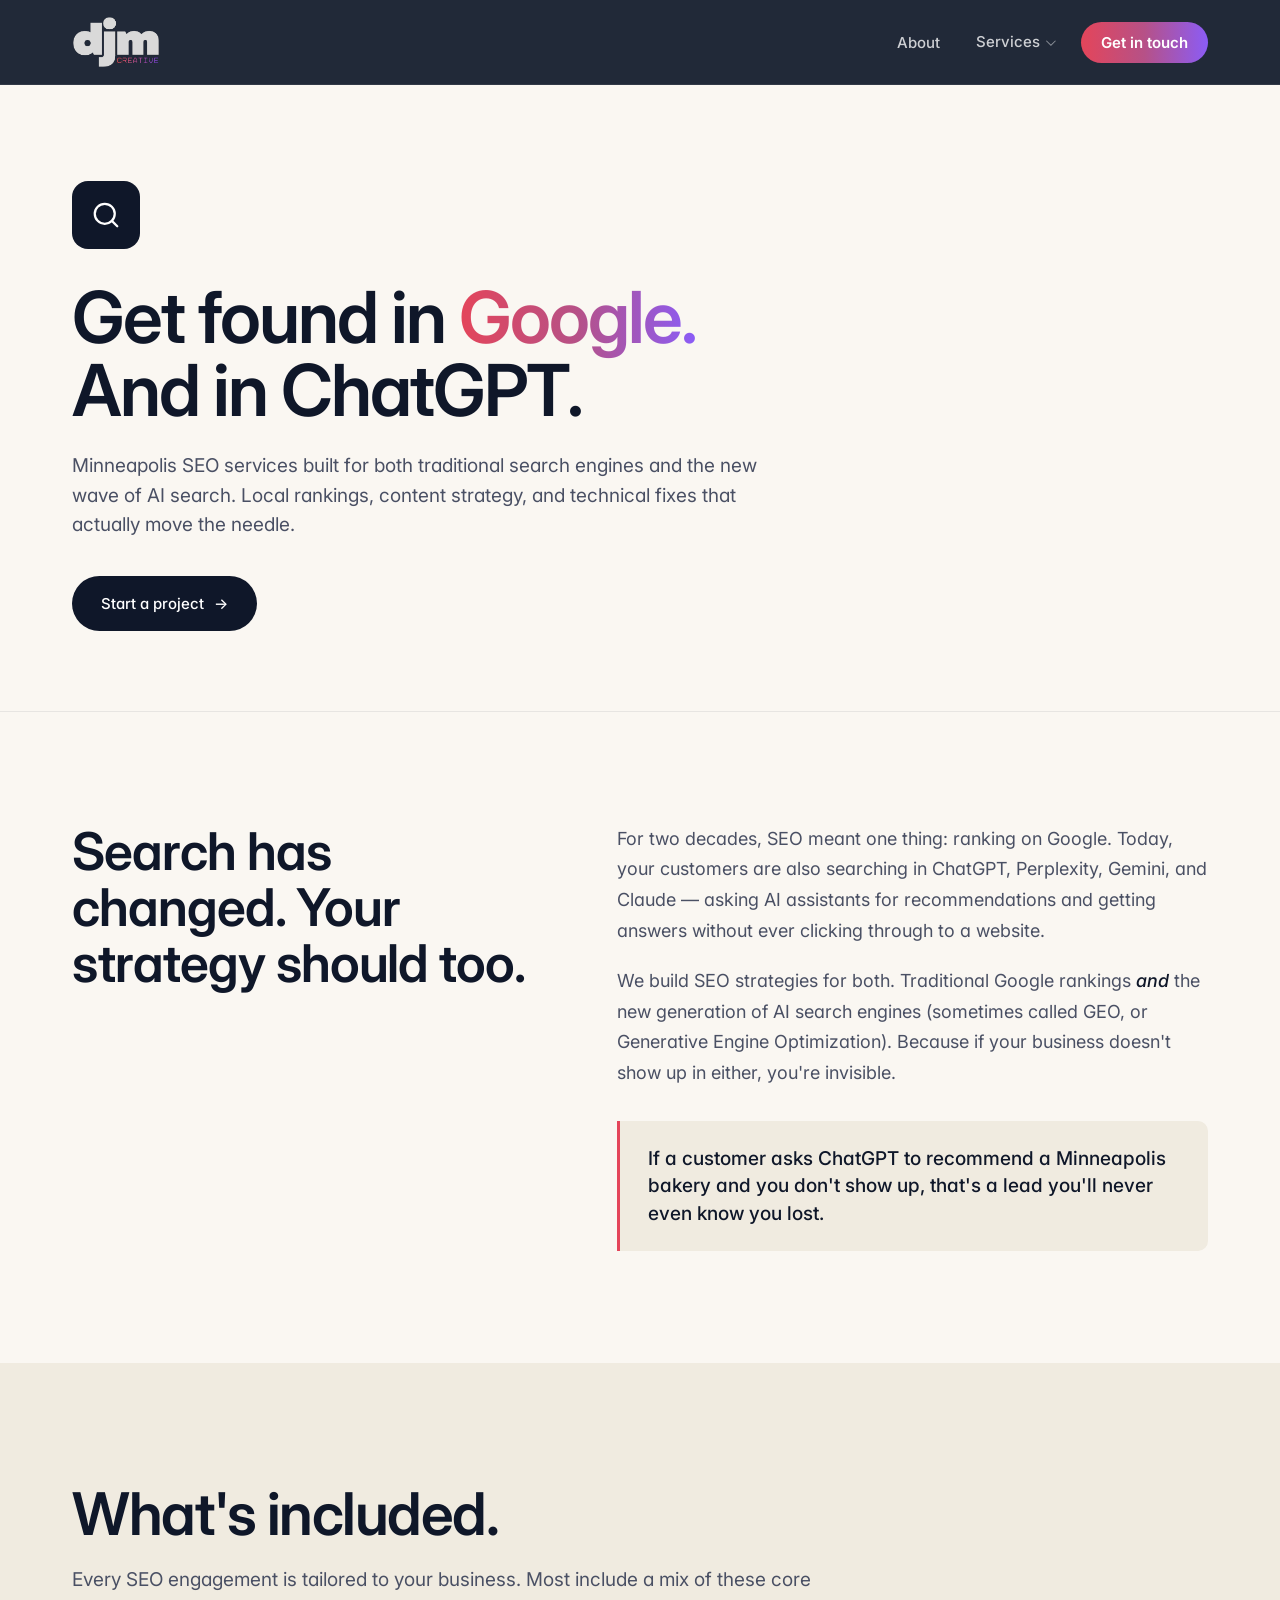
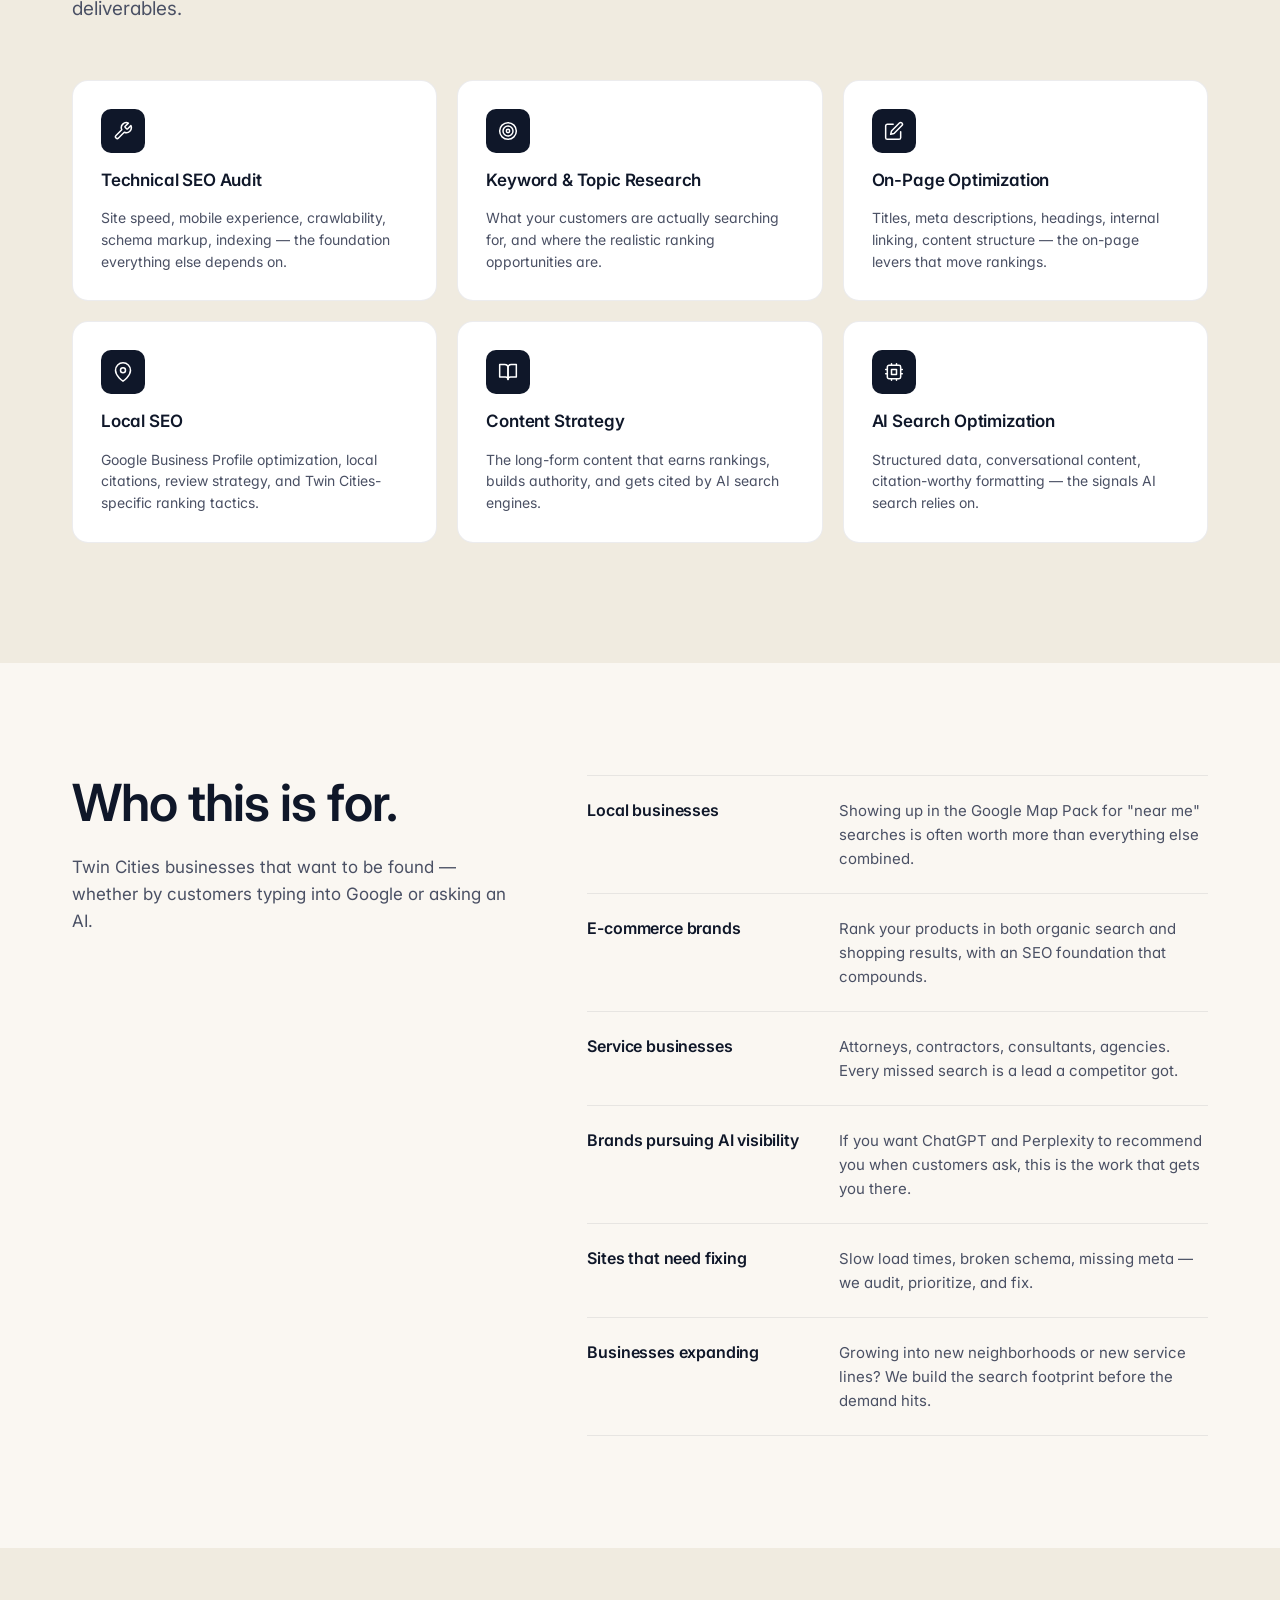
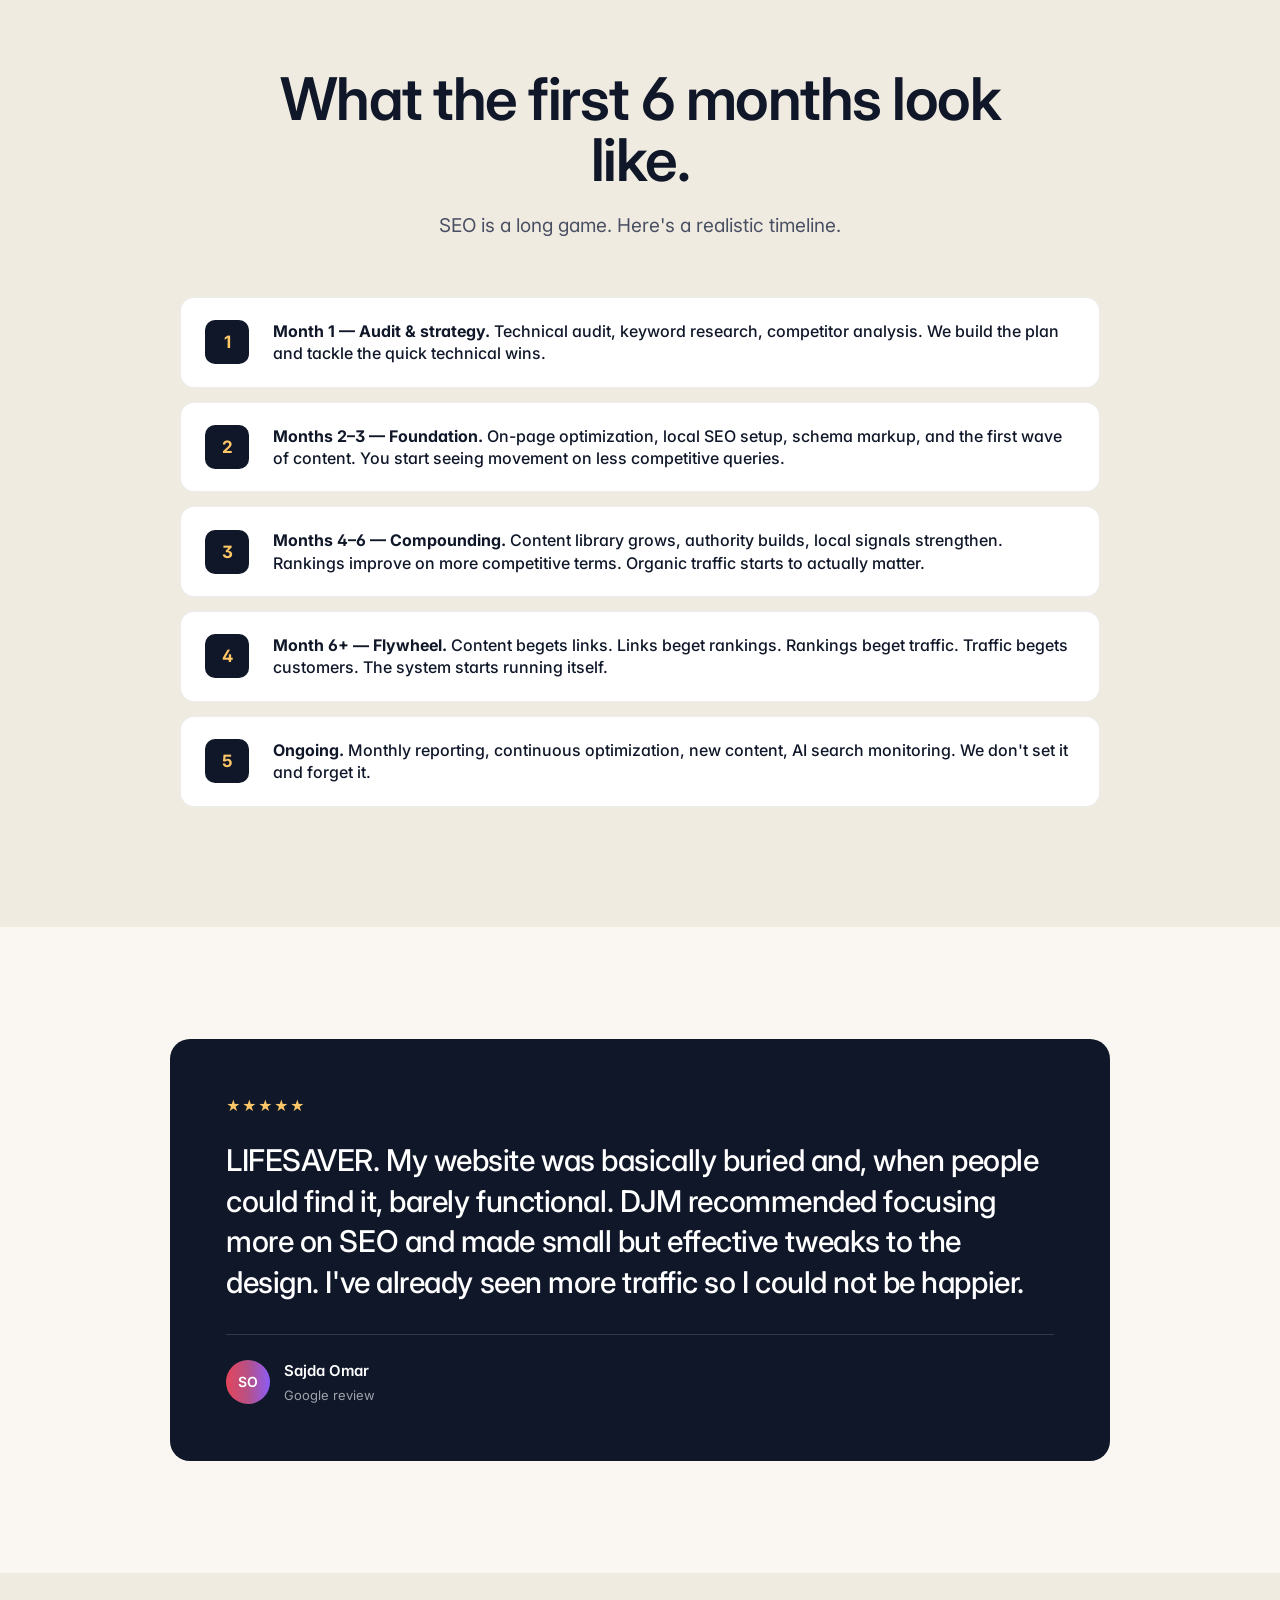
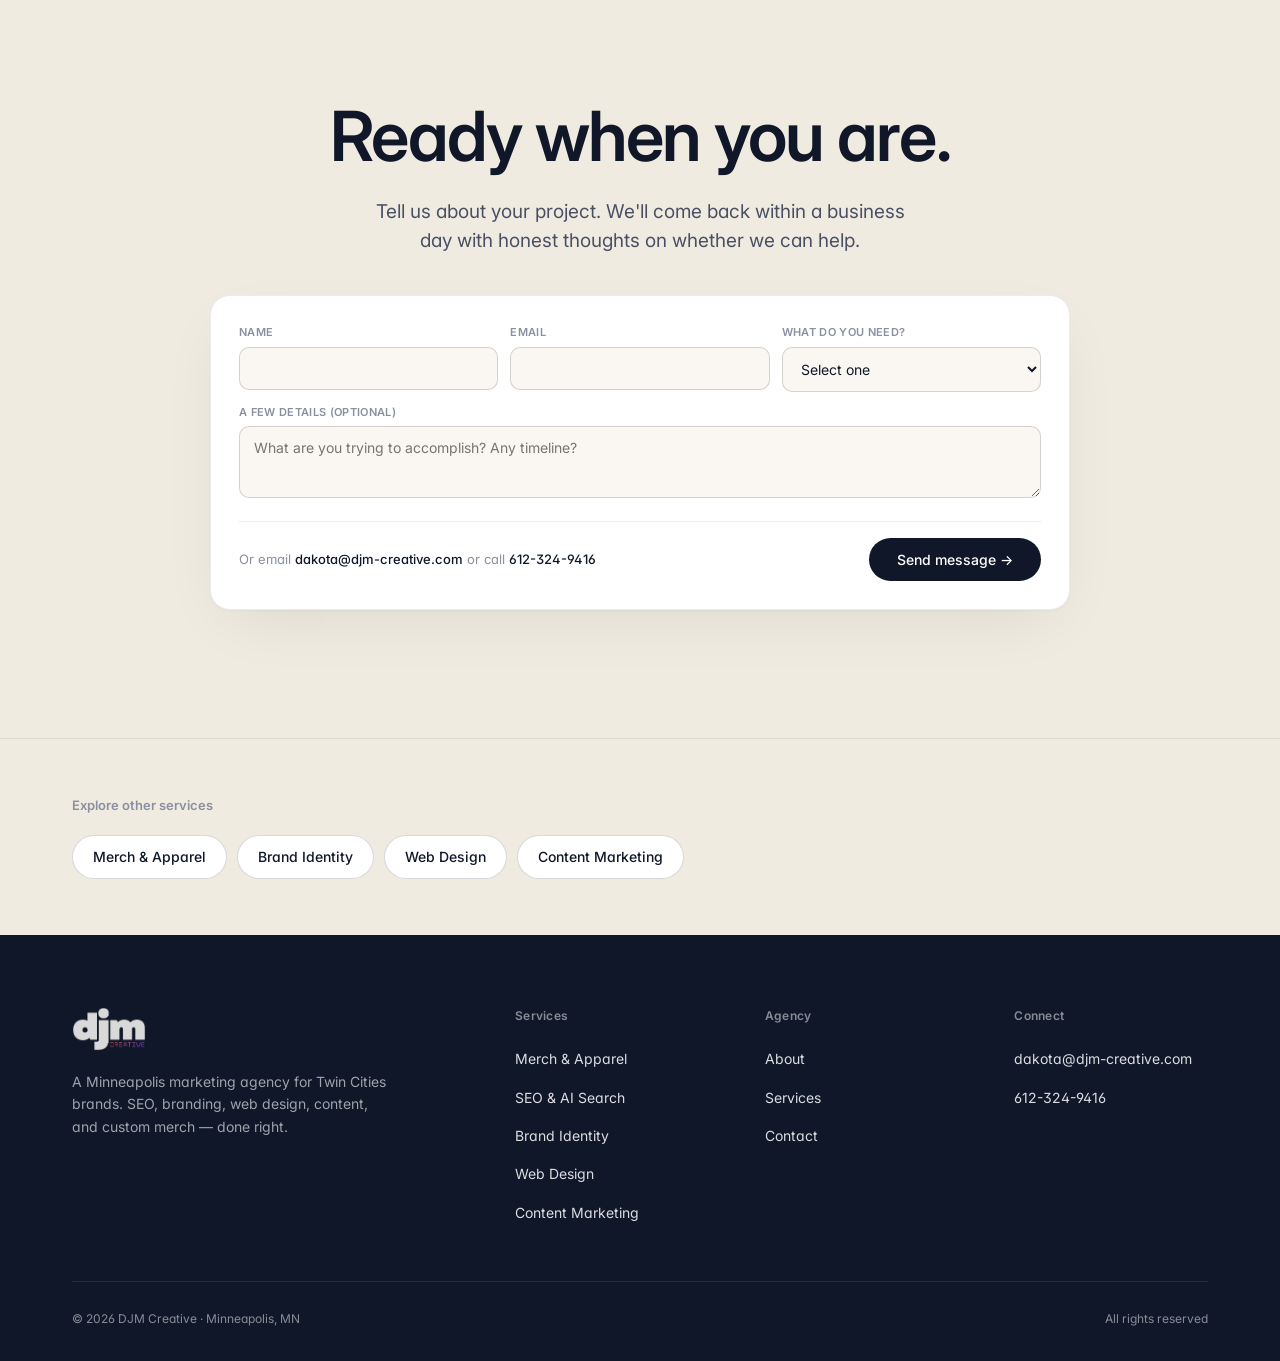
<file: services/seo/index.html>
<!DOCTYPE html>
<html lang="en">
<head>
  <meta charset="UTF-8">
  <meta name="viewport" content="width=device-width, initial-scale=1.0">
  <title>SEO &amp; AI Search Services | Minneapolis SEO | DJM Creative</title>
  <meta name="description" content="Rank on Google and in AI answers from ChatGPT, Perplexity, and Gemini. Twin Cities SEO services, local SEO, and content strategy from a Minneapolis agency.">
  <meta name="keywords" content="Minneapolis SEO, Twin Cities SEO, local SEO Minneapolis, AI search optimization, GEO, generative engine optimization">
  <meta name="author" content="DJM Creative">
  <link rel="canonical" href="https://djm-creative.com/services/seo/">

  <meta name="geo.region" content="US-MN">
  <meta name="geo.placename" content="Minneapolis">

  <meta property="og:type" content="website">
  <meta property="og:url" content="https://djm-creative.com/services/seo/">
  <meta property="og:title" content="SEO &amp; AI Search Services | Minneapolis SEO | DJM Creative">
  <meta property="og:description" content="Rank on Google and in AI answers from ChatGPT, Perplexity, and Gemini. Twin Cities SEO services, local SEO, and content strategy from a Minneapolis agency.">
  <meta property="og:site_name" content="DJM Creative">
  <meta property="og:image" content="https://djm-creative.com/assets/logo-light.png">

  <meta name="robots" content="index, follow">
  <meta name="theme-color" content="#0f1729">

  <link rel="icon" type="image/png" href="../../assets/logo-dark.png">
  <link rel="preconnect" href="https://fonts.googleapis.com">
  <link rel="preconnect" href="https://fonts.gstatic.com" crossorigin>
  <link href="https://fonts.googleapis.com/css2?family=Inter:wght@400;500;600;700&family=JetBrains+Mono:wght@400;500;600&display=swap" rel="stylesheet">
  <link rel="stylesheet" href="../../assets/styles.css">

  <script type="application/ld+json">
  {
    "@context": "https://schema.org",
    "@type": "Service",
    "serviceType": "Search Engine Optimization",
    "name": "SEO &amp; AI Search Services",
    "description": "Rank on Google and in AI answers from ChatGPT, Perplexity, and Gemini. Twin Cities SEO services, local SEO, and content strategy from a Minneapolis agency.",
    "url": "https://djm-creative.com/services/seo/",
    "provider": {
      "@type": "ProfessionalService",
      "name": "DJM Creative",
      "address": {
        "@type": "PostalAddress",
        "addressLocality": "Minneapolis",
        "addressRegion": "MN",
        "addressCountry": "US"
      }
    },
    "areaServed": [
      {"@type": "City", "name": "Minneapolis"},
      {"@type": "City", "name": "Saint Paul"},
      {"@type": "AdministrativeArea", "name": "Twin Cities"}
    ]
  }
  </script>
</head>
<body>
  <header class="nav">
    <div class="nav-inner">
      <a href="../../index.html" class="logo-wrap" aria-label="DJM Creative home">
        <img src="../../assets/logo-light.png" alt="DJM Creative">
      </a>
      <nav aria-label="Primary">
        <ul class="nav-links">
          <li><a href="../../about/index.html">About</a></li>
          <li class="nav-dropdown">
            <a href="../../index.html#services" tabindex="0">Services</a>
            <ul class="nav-dropdown-menu">
              <li><a href="../../services/merch-apparel/index.html">
                <span class="nav-dropdown-item-title">Merch &amp; Apparel</span>
                <span class="nav-dropdown-item-desc">Design &middot; Source &middot; Produce</span>
              </a></li>
              <li><a href="../../services/seo/index.html">
                <span class="nav-dropdown-item-title">SEO &amp; AI Search</span>
                <span class="nav-dropdown-item-desc">Google &middot; ChatGPT &middot; Perplexity</span>
              </a></li>
              <li><a href="../../services/brand-identity/index.html">
                <span class="nav-dropdown-item-title">Brand Identity</span>
                <span class="nav-dropdown-item-desc">Logo &middot; System &middot; Strategy</span>
              </a></li>
              <li><a href="../../services/web-design/index.html">
                <span class="nav-dropdown-item-title">Web Design</span>
                <span class="nav-dropdown-item-desc">Custom &middot; Fast &middot; SEO-ready</span>
              </a></li>
              <li><a href="../../services/content-marketing/index.html">
                <span class="nav-dropdown-item-title">Content Marketing</span>
                <span class="nav-dropdown-item-desc">Blog &middot; Copy &middot; Email</span>
              </a></li>
            </ul>
          </li>
          <li class="cta-li"><a href="#contact" class="nav-cta">Get in touch</a></li>
        </ul>
      </nav>
    </div>
  </header>

  <main>

    <!-- HERO -->
    <section class="page-hero">
      <div class="container">
        <div class="svc-hero-icon">
          <svg viewBox="0 0 24 24" fill="none" stroke="currentColor" stroke-width="1.8" stroke-linecap="round" stroke-linejoin="round"><circle cx="11" cy="11" r="8"/><path d="m21 21-4.3-4.3"/></svg>
        </div>
        <h1 class="page-title">Get found in <span class="grad">Google.</span> And in ChatGPT.</h1>
        <p class="page-lede">Minneapolis SEO services built for both traditional search engines and the new wave of AI search. Local rankings, content strategy, and technical fixes that actually move the needle.</p>
        <div style="margin-top: 36px;">
          <a href="#contact" class="btn btn-primary">Start a project <span class="arrow">&rarr;</span></a>
        </div>
      </div>
    </section>

    <!-- OVERVIEW -->
    <section class="svc-overview">
      <div class="container">
        <div class="svc-overview__grid">
          <div>
            <h2>Search has changed. Your strategy should too.</h2>
          </div>
          <div class="svc-overview__body">
            <p>For two decades, SEO meant one thing: ranking on Google. Today, your customers are also searching in ChatGPT, Perplexity, Gemini, and Claude &mdash; asking AI assistants for recommendations and getting answers without ever clicking through to a website.</p>
            <p>We build SEO strategies for both. Traditional Google rankings <em>and</em> the new generation of AI search engines (sometimes called GEO, or Generative Engine Optimization). Because if your business doesn't show up in either, you're invisible.</p>
            <blockquote>If a customer asks ChatGPT to recommend a Minneapolis bakery and you don't show up, that's a lead you'll never even know you lost.</blockquote>
          </div>
        </div>
      </div>
    </section>

    <!-- OFFERINGS -->
    <section class="svc-offerings">
      <div class="container">
        <div class="section-head">
          <h2 class="section-title">What's included.</h2>
          <p class="lead">Every SEO engagement is tailored to your business. Most include a mix of these core deliverables.</p>
        </div>
        <div class="svc-offerings__grid">
          <div class="svc-offering-card">
            <div class="svc-offering-card__icon">
              <svg viewBox="0 0 24 24" fill="none" stroke="currentColor" stroke-width="1.8" stroke-linecap="round" stroke-linejoin="round"><path d="M14.7 6.3a1 1 0 000 1.4l1.6 1.6a1 1 0 001.4 0l3.77-3.77a6 6 0 01-7.94 7.94l-6.91 6.91a2.12 2.12 0 01-3-3l6.91-6.91a6 6 0 017.94-7.94l-3.76 3.76z"/></svg>
            </div>
            <h4>Technical SEO Audit</h4>
            <p>Site speed, mobile experience, crawlability, schema markup, indexing &mdash; the foundation everything else depends on.</p>
          </div>
          <div class="svc-offering-card">
            <div class="svc-offering-card__icon">
              <svg viewBox="0 0 24 24" fill="none" stroke="currentColor" stroke-width="1.8" stroke-linecap="round" stroke-linejoin="round"><circle cx="12" cy="12" r="10"/><circle cx="12" cy="12" r="6"/><circle cx="12" cy="12" r="2"/></svg>
            </div>
            <h4>Keyword &amp; Topic Research</h4>
            <p>What your customers are actually searching for, and where the realistic ranking opportunities are.</p>
          </div>
          <div class="svc-offering-card">
            <div class="svc-offering-card__icon">
              <svg viewBox="0 0 24 24" fill="none" stroke="currentColor" stroke-width="1.8" stroke-linecap="round" stroke-linejoin="round"><path d="M11 4H4a2 2 0 00-2 2v14a2 2 0 002 2h14a2 2 0 002-2v-7"/><path d="M18.5 2.5a2.121 2.121 0 013 3L12 15l-4 1 1-4 9.5-9.5z"/></svg>
            </div>
            <h4>On-Page Optimization</h4>
            <p>Titles, meta descriptions, headings, internal linking, content structure &mdash; the on-page levers that move rankings.</p>
          </div>
          <div class="svc-offering-card">
            <div class="svc-offering-card__icon">
              <svg viewBox="0 0 24 24" fill="none" stroke="currentColor" stroke-width="1.8" stroke-linecap="round" stroke-linejoin="round"><path d="M21 10c0 7-9 13-9 13s-9-6-9-13a9 9 0 0118 0z"/><circle cx="12" cy="10" r="3"/></svg>
            </div>
            <h4>Local SEO</h4>
            <p>Google Business Profile optimization, local citations, review strategy, and Twin Cities-specific ranking tactics.</p>
          </div>
          <div class="svc-offering-card">
            <div class="svc-offering-card__icon">
              <svg viewBox="0 0 24 24" fill="none" stroke="currentColor" stroke-width="1.8" stroke-linecap="round" stroke-linejoin="round"><path d="M2 3h6a4 4 0 014 4v14a3 3 0 00-3-3H2z"/><path d="M22 3h-6a4 4 0 00-4 4v14a3 3 0 013-3h7z"/></svg>
            </div>
            <h4>Content Strategy</h4>
            <p>The long-form content that earns rankings, builds authority, and gets cited by AI search engines.</p>
          </div>
          <div class="svc-offering-card">
            <div class="svc-offering-card__icon">
              <svg viewBox="0 0 24 24" fill="none" stroke="currentColor" stroke-width="1.8" stroke-linecap="round" stroke-linejoin="round"><rect x="4" y="4" width="16" height="16" rx="2"/><rect x="9" y="9" width="6" height="6"/><line x1="9" y1="2" x2="9" y2="4"/><line x1="15" y1="2" x2="15" y2="4"/><line x1="9" y1="20" x2="9" y2="22"/><line x1="15" y1="20" x2="15" y2="22"/><line x1="20" y1="9" x2="22" y2="9"/><line x1="20" y1="14" x2="22" y2="14"/><line x1="2" y1="9" x2="4" y2="9"/><line x1="2" y1="14" x2="4" y2="14"/></svg>
            </div>
            <h4>AI Search Optimization</h4>
            <p>Structured data, conversational content, citation-worthy formatting &mdash; the signals AI search relies on.</p>
          </div>
        </div>
      </div>
    </section>

    <!-- AUDIENCE -->
    <section class="svc-audience">
      <div class="container">
        <div class="svc-audience__grid">
          <div>
            <h2>Who this is for.</h2>
            <p class="svc-audience__lead">Twin Cities businesses that want to be found &mdash; whether by customers typing into Google or asking an AI.</p>
          </div>
          <ul class="svc-audience__list">
            <li class="svc-audience__item">
              <div class="svc-audience__item-label">Local businesses</div>
              <div class="svc-audience__item-desc">Showing up in the Google Map Pack for "near me" searches is often worth more than everything else combined.</div>
            </li>
            <li class="svc-audience__item">
              <div class="svc-audience__item-label">E-commerce brands</div>
              <div class="svc-audience__item-desc">Rank your products in both organic search and shopping results, with an SEO foundation that compounds.</div>
            </li>
            <li class="svc-audience__item">
              <div class="svc-audience__item-label">Service businesses</div>
              <div class="svc-audience__item-desc">Attorneys, contractors, consultants, agencies. Every missed search is a lead a competitor got.</div>
            </li>
            <li class="svc-audience__item">
              <div class="svc-audience__item-label">Brands pursuing AI visibility</div>
              <div class="svc-audience__item-desc">If you want ChatGPT and Perplexity to recommend you when customers ask, this is the work that gets you there.</div>
            </li>
            <li class="svc-audience__item">
              <div class="svc-audience__item-label">Sites that need fixing</div>
              <div class="svc-audience__item-desc">Slow load times, broken schema, missing meta &mdash; we audit, prioritize, and fix.</div>
            </li>
            <li class="svc-audience__item">
              <div class="svc-audience__item-label">Businesses expanding</div>
              <div class="svc-audience__item-desc">Growing into new neighborhoods or new service lines? We build the search footprint before the demand hits.</div>
            </li>
          </ul>
        </div>
      </div>
    </section>

    <!-- PROCESS -->
    <section class="svc-process">
      <div class="container">
        <div class="section-head">
          <h2 class="section-title">What the first 6 months look like.</h2>
          <p class="lead">SEO is a long game. Here's a realistic timeline.</p>
        </div>
        <ol class="svc-process__list">
          <li class="why-item">
            <div class="why-num">1</div>
            <div class="why-text"><strong>Month 1 &mdash; Audit &amp; strategy.</strong> Technical audit, keyword research, competitor analysis. We build the plan and tackle the quick technical wins.</div>
          </li>
          <li class="why-item">
            <div class="why-num">2</div>
            <div class="why-text"><strong>Months 2&ndash;3 &mdash; Foundation.</strong> On-page optimization, local SEO setup, schema markup, and the first wave of content. You start seeing movement on less competitive queries.</div>
          </li>
          <li class="why-item">
            <div class="why-num">3</div>
            <div class="why-text"><strong>Months 4&ndash;6 &mdash; Compounding.</strong> Content library grows, authority builds, local signals strengthen. Rankings improve on more competitive terms. Organic traffic starts to actually matter.</div>
          </li>
          <li class="why-item">
            <div class="why-num">4</div>
            <div class="why-text"><strong>Month 6+ &mdash; Flywheel.</strong> Content begets links. Links beget rankings. Rankings beget traffic. Traffic begets customers. The system starts running itself.</div>
          </li>
          <li class="why-item">
            <div class="why-num">5</div>
            <div class="why-text"><strong>Ongoing.</strong> Monthly reporting, continuous optimization, new content, AI search monitoring. We don't set it and forget it.</div>
          </li>
        </ol>
      </div>
    </section>

    <!-- RELATED REVIEW -->
    <section class="svc-review">
      <div class="container">
        <div class="svc-review__card">
          <div class="svc-review__stars">&#9733;&#9733;&#9733;&#9733;&#9733;</div>
          <p class="svc-review__quote">LIFESAVER. My website was basically buried and, when people could find it, barely functional. DJM recommended focusing more on SEO and made small but effective tweaks to the design. I've already seen more traffic so I could not be happier.</p>
          <div class="svc-review__who">
            <div class="svc-review__avatar">SO</div>
            <div>
              <div class="svc-review__name">Sajda Omar</div>
              <div class="svc-review__meta">Google review</div>
            </div>
          </div>
        </div>
      </div>
    </section>

    <section id="contact" class="cta-section">
      <div class="container">
        <h2>Ready when you are.</h2>
        <p class="lead">Tell us about your project. We'll come back within a business day with honest thoughts on whether we can help.</p>

        <form class="cta-form" action="https://formspree.io/f/mdeedbdq" method="POST">
          <input type="hidden" name="_subject" value="New project inquiry (SEO)">
          <input type="hidden" name="form_source" value="seo">
          <div class="cta-form__row">
            <div class="field">
              <label for="cta-name">Name</label>
              <input type="text" id="cta-name" name="name" required>
            </div>
            <div class="field">
              <label for="cta-email">Email</label>
              <input type="email" id="cta-email" name="email" required>
            </div>
            <div class="field">
              <label for="cta-need">What do you need?</label>
              <select id="cta-need" name="need" required>
                <option value="">Select one</option>
                <option>Custom merch &amp; apparel</option>
                <option>SEO &amp; AI search</option>
                <option>Brand identity</option>
                <option>Web design</option>
                <option>Content marketing</option>
                <option>Paid media</option>
                <option>Multiple services</option>
                <option>Not sure yet</option>
              </select>
            </div>
          </div>
          <div class="field">
            <label for="cta-message">A few details (optional)</label>
            <textarea id="cta-message" name="message" placeholder="What are you trying to accomplish? Any timeline?"></textarea>
          </div>
          <div class="cta-form__submit-row">
            <div class="cta-form__note">
              Or email <a href="mailto:dakota@djm-creative.com">dakota@djm-creative.com</a> or call <a href="tel:+16123249416">612-324-9416</a>
            </div>
            <button type="submit" class="cta-form__submit">Send message &rarr;</button>
          </div>
        </form>
      </div>
    </section>

    <section class="service-nav">
      <div class="container">
        <h3>Explore other services</h3>
        <div class="service-nav-links">
          <a href="../../services/merch-apparel/index.html" class="service-pill">Merch &amp; Apparel</a>
          <a href="../../services/brand-identity/index.html" class="service-pill">Brand Identity</a>
          <a href="../../services/web-design/index.html" class="service-pill">Web Design</a>
          <a href="../../services/content-marketing/index.html" class="service-pill">Content Marketing</a>
        </div>
      </div>
    </section>

  </main>

  <footer>
    <div class="container">
      <div class="foot-grid">
        <div class="foot-brand">
          <img src="../../assets/logo-light.png" alt="DJM Creative">
          <p class="foot-tagline">A Minneapolis marketing agency for Twin Cities brands. SEO, branding, web design, content, and custom merch &mdash; done right.</p>
        </div>
        <div class="foot-col">
          <h4>Services</h4>
          <ul>
            <li><a href="../../services/merch-apparel/index.html">Merch &amp; Apparel</a></li>
            <li><a href="../../services/seo/index.html">SEO &amp; AI Search</a></li>
            <li><a href="../../services/brand-identity/index.html">Brand Identity</a></li>
            <li><a href="../../services/web-design/index.html">Web Design</a></li>
            <li><a href="../../services/content-marketing/index.html">Content Marketing</a></li>
          </ul>
        </div>
        <div class="foot-col">
          <h4>Agency</h4>
          <ul>
            <li><a href="../../about/index.html">About</a></li>
            <li><a href="../../index.html#services">Services</a></li>
            <li><a href="mailto:dakota@djm-creative.com">Contact</a></li>
          </ul>
        </div>
        <div class="foot-col">
          <h4>Connect</h4>
          <ul>
            <li><a href="mailto:dakota@djm-creative.com">dakota@djm-creative.com</a></li>
            <li><a href="tel:+16123249416">612-324-9416</a></li>
          </ul>
        </div>
      </div>
      <div class="foot-base">
        <span>&copy; 2026 DJM Creative &middot; Minneapolis, MN</span>
        <span>All rights reserved</span>
      </div>
    </div>
  </footer>

</body>
</html>
</file>
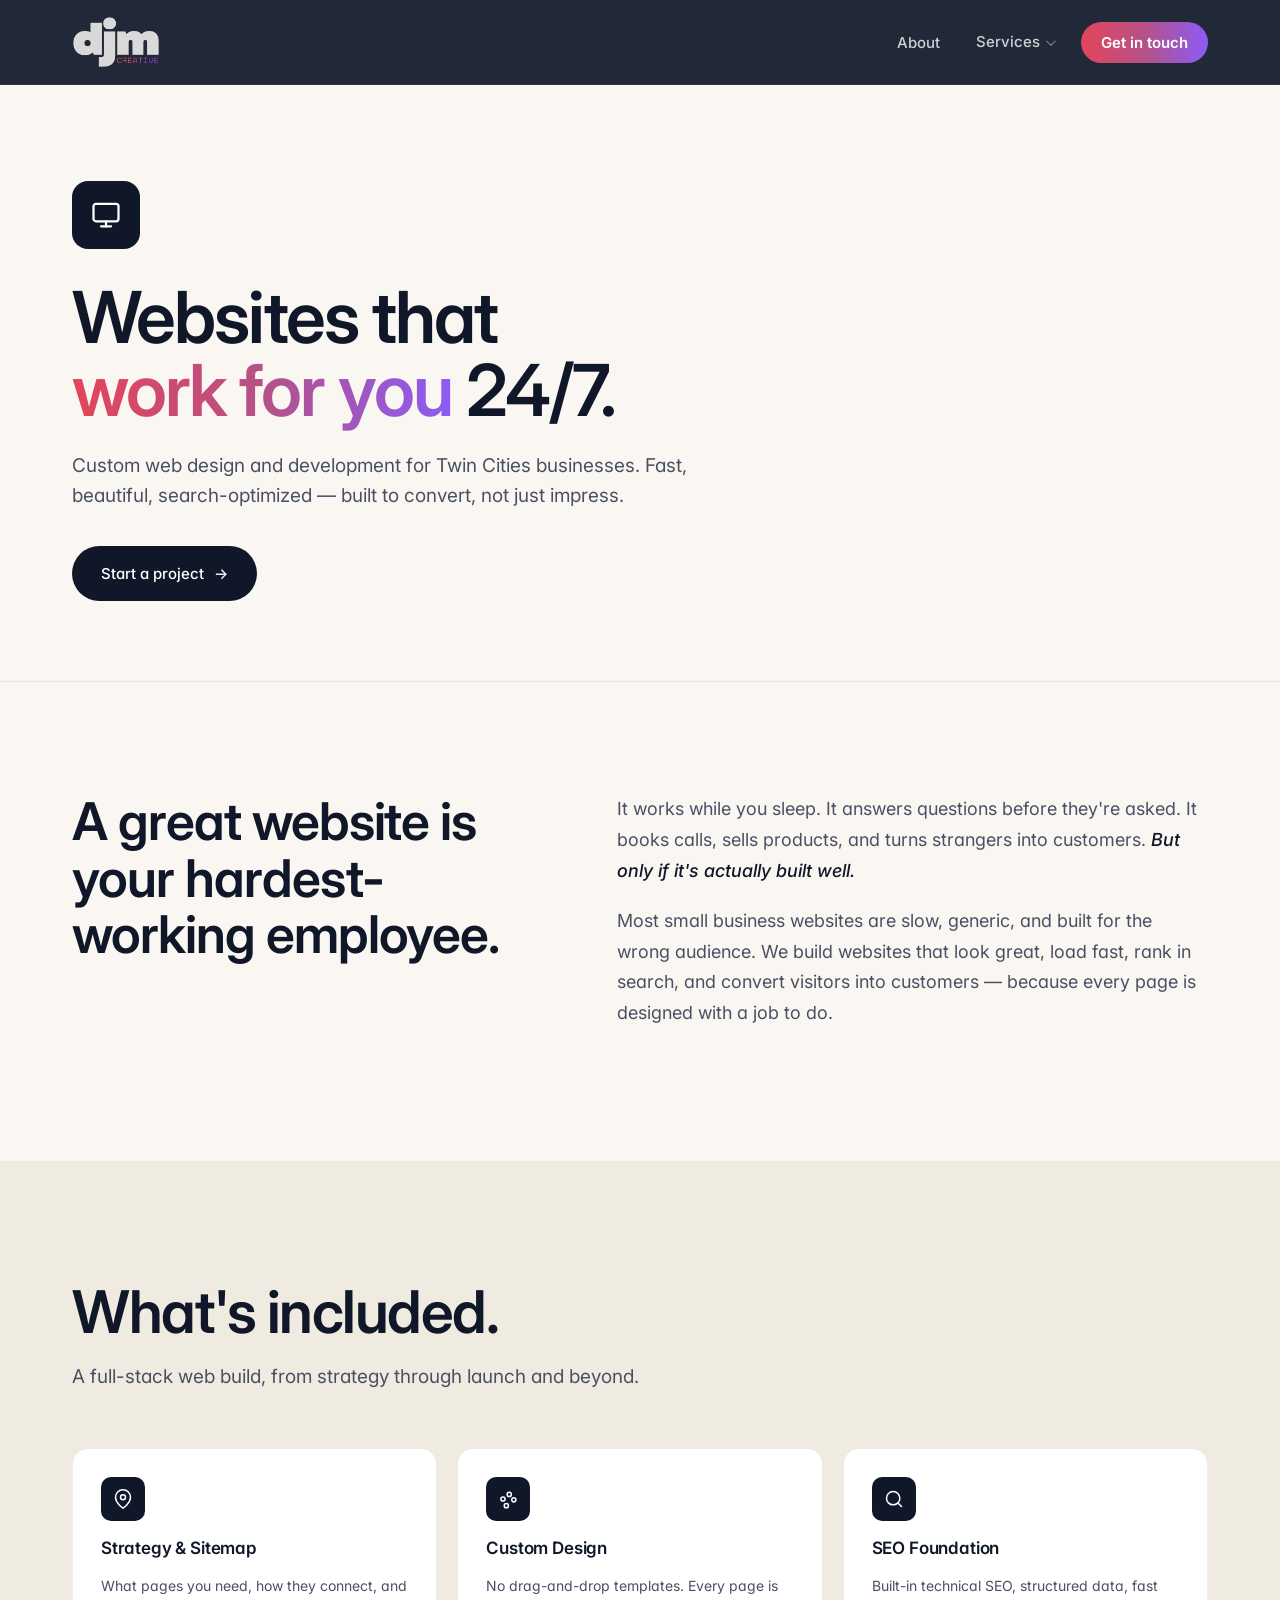
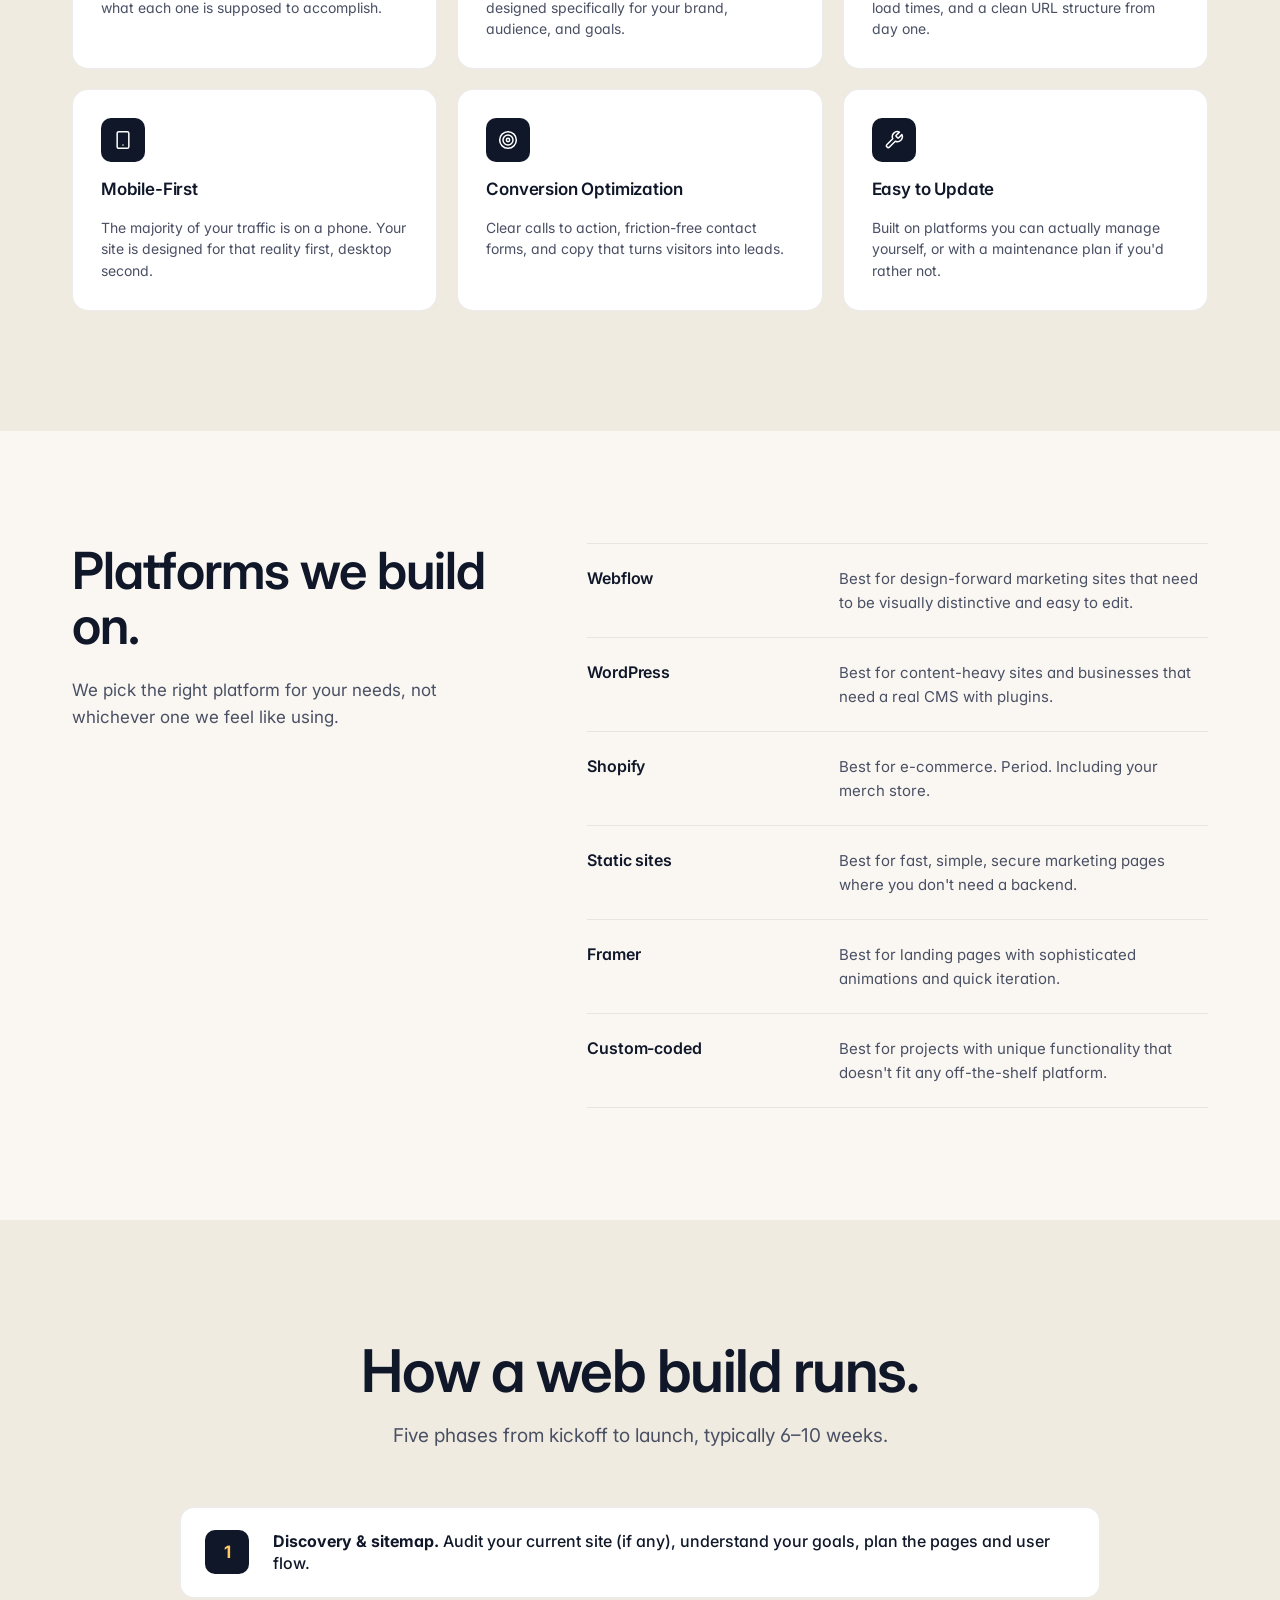
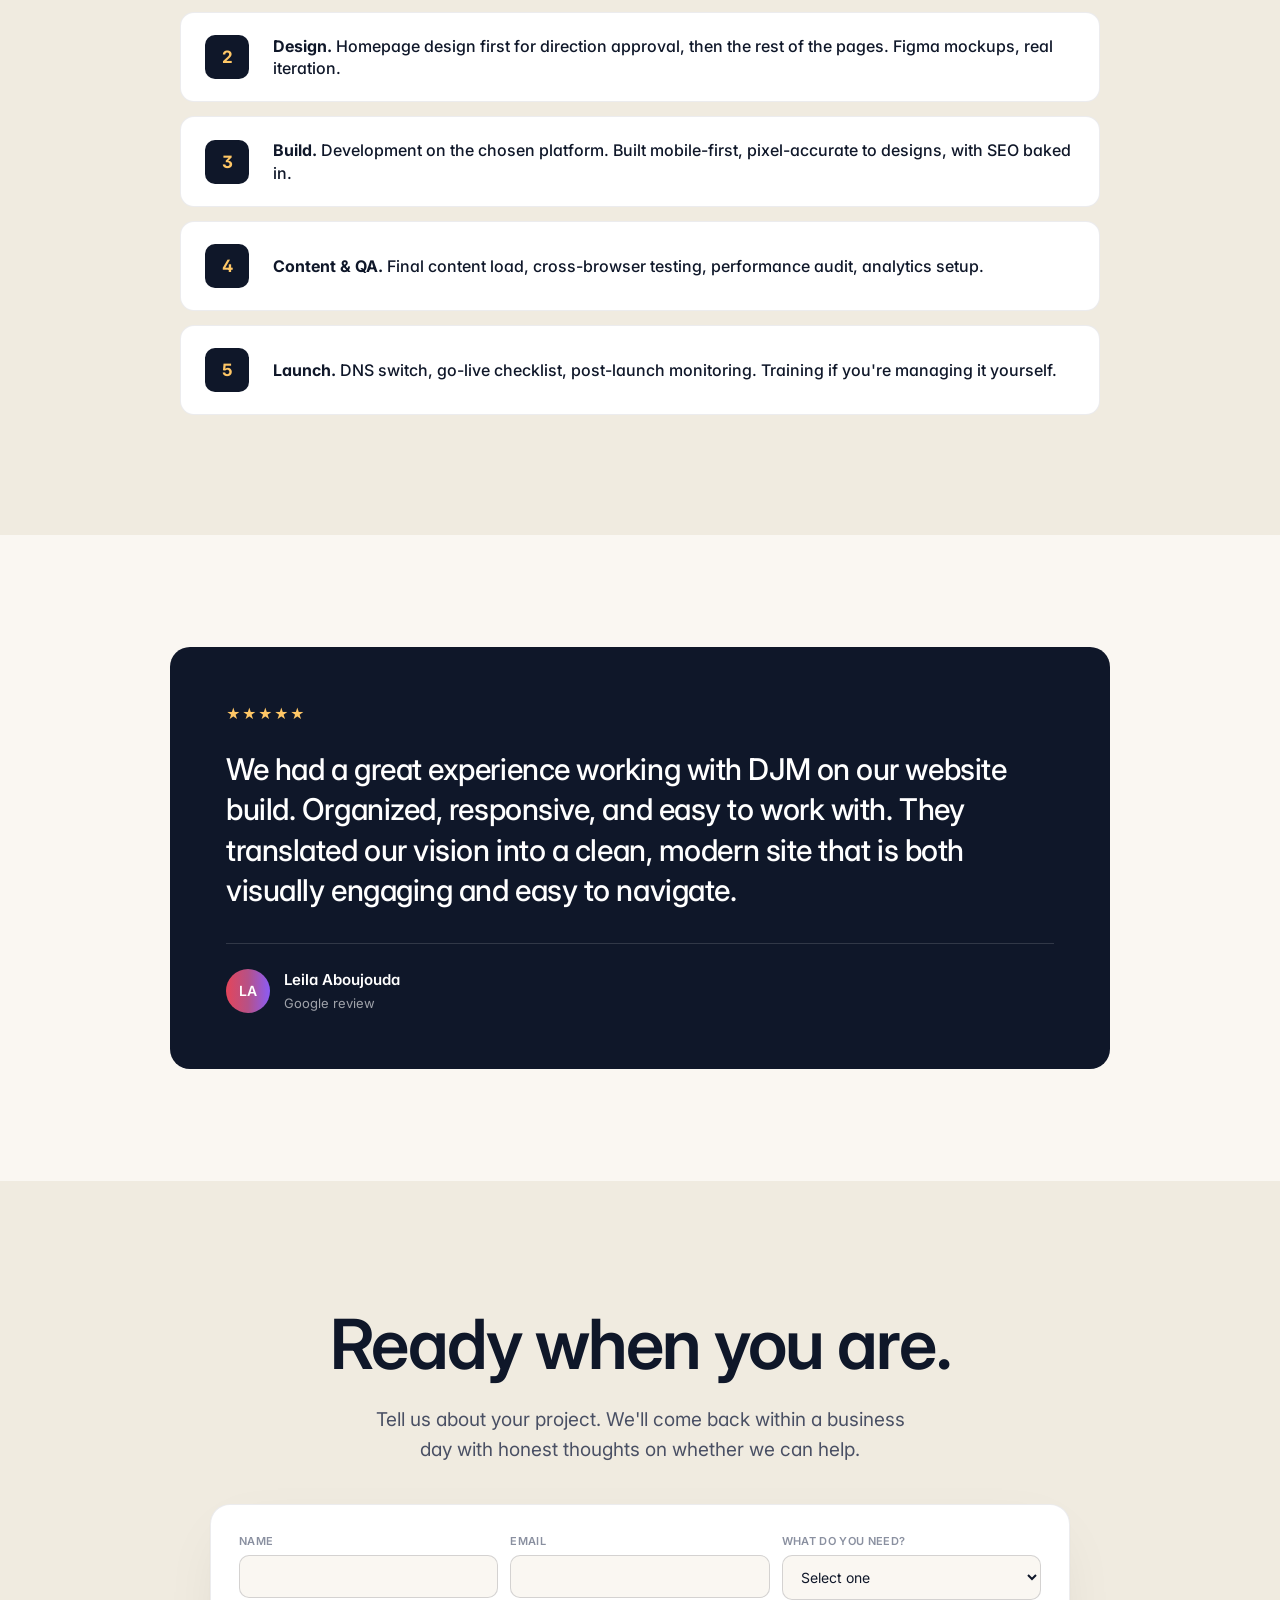
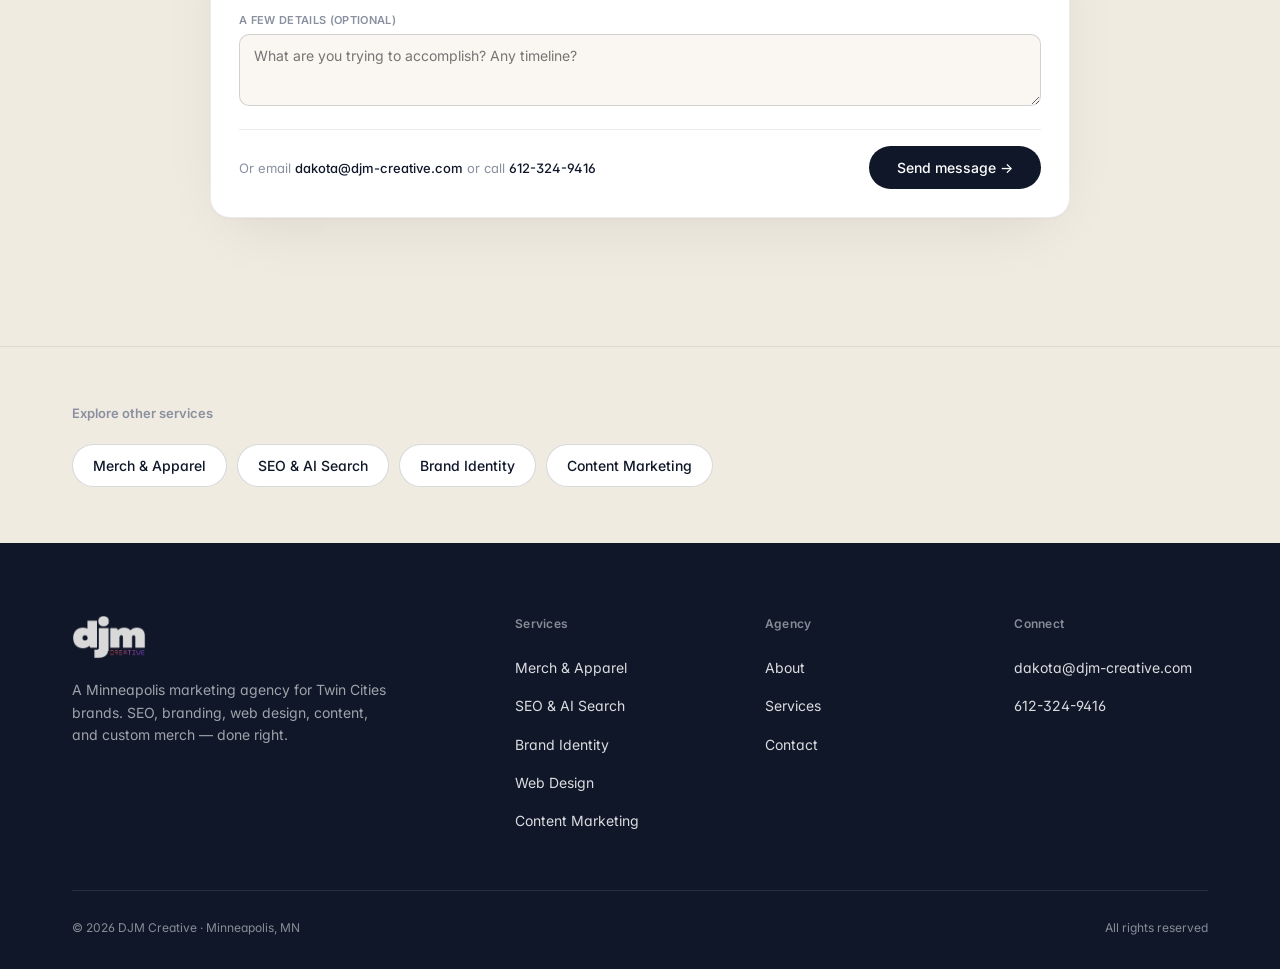
<file: services/web-design/index.html>
<!DOCTYPE html>
<html lang="en">
<head>
  <meta charset="UTF-8">
  <meta name="viewport" content="width=device-width, initial-scale=1.0">
  <title>Web Design &amp; Development | Minneapolis | DJM Creative</title>
  <meta name="description" content="Custom web design and development for Twin Cities businesses. Fast, mobile-first, SEO-optimized websites that convert visitors into customers.">
  <meta name="keywords" content="Minneapolis web design, Twin Cities web designer, web design Minnesota, custom website Minneapolis, Webflow developer">
  <meta name="author" content="DJM Creative">
  <link rel="canonical" href="https://djm-creative.com/services/web-design/">

  <meta name="geo.region" content="US-MN">
  <meta name="geo.placename" content="Minneapolis">

  <meta property="og:type" content="website">
  <meta property="og:url" content="https://djm-creative.com/services/web-design/">
  <meta property="og:title" content="Web Design &amp; Development | Minneapolis | DJM Creative">
  <meta property="og:description" content="Custom web design and development for Twin Cities businesses. Fast, mobile-first, SEO-optimized websites that convert visitors into customers.">
  <meta property="og:site_name" content="DJM Creative">
  <meta property="og:image" content="https://djm-creative.com/assets/logo-light.png">

  <meta name="robots" content="index, follow">
  <meta name="theme-color" content="#0f1729">

  <link rel="icon" type="image/png" href="../../assets/logo-dark.png">
  <link rel="preconnect" href="https://fonts.googleapis.com">
  <link rel="preconnect" href="https://fonts.gstatic.com" crossorigin>
  <link href="https://fonts.googleapis.com/css2?family=Inter:wght@400;500;600;700&family=JetBrains+Mono:wght@400;500;600&display=swap" rel="stylesheet">
  <link rel="stylesheet" href="../../assets/styles.css">

  <script type="application/ld+json">
  {
    "@context": "https://schema.org",
    "@type": "Service",
    "serviceType": "Web Design &amp; Development",
    "name": "Web Design &amp; Development",
    "description": "Custom web design and development for Twin Cities businesses. Fast, mobile-first, SEO-optimized websites that convert visitors into customers.",
    "url": "https://djm-creative.com/services/web-design/",
    "provider": {
      "@type": "ProfessionalService",
      "name": "DJM Creative",
      "address": {
        "@type": "PostalAddress",
        "addressLocality": "Minneapolis",
        "addressRegion": "MN",
        "addressCountry": "US"
      }
    },
    "areaServed": [
      {"@type": "City", "name": "Minneapolis"},
      {"@type": "City", "name": "Saint Paul"},
      {"@type": "AdministrativeArea", "name": "Twin Cities"}
    ]
  }
  </script>
</head>
<body>
  <header class="nav">
    <div class="nav-inner">
      <a href="../../index.html" class="logo-wrap" aria-label="DJM Creative home">
        <img src="../../assets/logo-light.png" alt="DJM Creative">
      </a>
      <nav aria-label="Primary">
        <ul class="nav-links">
          <li><a href="../../about/index.html">About</a></li>
          <li class="nav-dropdown">
            <a href="../../index.html#services" tabindex="0">Services</a>
            <ul class="nav-dropdown-menu">
              <li><a href="../../services/merch-apparel/index.html">
                <span class="nav-dropdown-item-title">Merch &amp; Apparel</span>
                <span class="nav-dropdown-item-desc">Design &middot; Source &middot; Produce</span>
              </a></li>
              <li><a href="../../services/seo/index.html">
                <span class="nav-dropdown-item-title">SEO &amp; AI Search</span>
                <span class="nav-dropdown-item-desc">Google &middot; ChatGPT &middot; Perplexity</span>
              </a></li>
              <li><a href="../../services/brand-identity/index.html">
                <span class="nav-dropdown-item-title">Brand Identity</span>
                <span class="nav-dropdown-item-desc">Logo &middot; System &middot; Strategy</span>
              </a></li>
              <li><a href="../../services/web-design/index.html">
                <span class="nav-dropdown-item-title">Web Design</span>
                <span class="nav-dropdown-item-desc">Custom &middot; Fast &middot; SEO-ready</span>
              </a></li>
              <li><a href="../../services/content-marketing/index.html">
                <span class="nav-dropdown-item-title">Content Marketing</span>
                <span class="nav-dropdown-item-desc">Blog &middot; Copy &middot; Email</span>
              </a></li>
            </ul>
          </li>
          <li class="cta-li"><a href="#contact" class="nav-cta">Get in touch</a></li>
        </ul>
      </nav>
    </div>
  </header>

  <main>

    <!-- HERO -->
    <section class="page-hero">
      <div class="container">
        <div class="svc-hero-icon">
          <svg viewBox="0 0 24 24" fill="none" stroke="currentColor" stroke-width="1.8" stroke-linecap="round" stroke-linejoin="round"><rect x="2" y="3" width="20" height="14" rx="2"/><line x1="8" y1="21" x2="16" y2="21"/><line x1="12" y1="17" x2="12" y2="21"/></svg>
        </div>
        <h1 class="page-title">Websites that <span class="grad">work for you</span> 24/7.</h1>
        <p class="page-lede">Custom web design and development for Twin Cities businesses. Fast, beautiful, search-optimized &mdash; built to convert, not just impress.</p>
        <div style="margin-top: 36px;">
          <a href="#contact" class="btn btn-primary">Start a project <span class="arrow">&rarr;</span></a>
        </div>
      </div>
    </section>

    <!-- OVERVIEW -->
    <section class="svc-overview">
      <div class="container">
        <div class="svc-overview__grid">
          <div>
            <h2>A great website is your hardest-working employee.</h2>
          </div>
          <div class="svc-overview__body">
            <p>It works while you sleep. It answers questions before they're asked. It books calls, sells products, and turns strangers into customers. <em>But only if it's actually built well.</em></p>
            <p>Most small business websites are slow, generic, and built for the wrong audience. We build websites that look great, load fast, rank in search, and convert visitors into customers &mdash; because every page is designed with a job to do.</p>
          </div>
        </div>
      </div>
    </section>

    <!-- OFFERINGS -->
    <section class="svc-offerings">
      <div class="container">
        <div class="section-head">
          <h2 class="section-title">What's included.</h2>
          <p class="lead">A full-stack web build, from strategy through launch and beyond.</p>
        </div>
        <div class="svc-offerings__grid">
          <div class="svc-offering-card">
            <div class="svc-offering-card__icon">
              <svg viewBox="0 0 24 24" fill="none" stroke="currentColor" stroke-width="1.8" stroke-linecap="round" stroke-linejoin="round"><path d="M21 10c0 7-9 13-9 13s-9-6-9-13a9 9 0 0118 0z"/><circle cx="12" cy="10" r="3"/></svg>
            </div>
            <h4>Strategy &amp; Sitemap</h4>
            <p>What pages you need, how they connect, and what each one is supposed to accomplish.</p>
          </div>
          <div class="svc-offering-card">
            <div class="svc-offering-card__icon">
              <svg viewBox="0 0 24 24" fill="none" stroke="currentColor" stroke-width="1.8" stroke-linecap="round" stroke-linejoin="round"><circle cx="13.5" cy="6.5" r="2.5"/><circle cx="19" cy="13" r="2.5"/><circle cx="6" cy="12" r="2.5"/><circle cx="10" cy="20" r="2.5"/></svg>
            </div>
            <h4>Custom Design</h4>
            <p>No drag-and-drop templates. Every page is designed specifically for your brand, audience, and goals.</p>
          </div>
          <div class="svc-offering-card">
            <div class="svc-offering-card__icon">
              <svg viewBox="0 0 24 24" fill="none" stroke="currentColor" stroke-width="1.8" stroke-linecap="round" stroke-linejoin="round"><circle cx="11" cy="11" r="8"/><path d="m21 21-4.3-4.3"/></svg>
            </div>
            <h4>SEO Foundation</h4>
            <p>Built-in technical SEO, structured data, fast load times, and a clean URL structure from day one.</p>
          </div>
          <div class="svc-offering-card">
            <div class="svc-offering-card__icon">
              <svg viewBox="0 0 24 24" fill="none" stroke="currentColor" stroke-width="1.8" stroke-linecap="round" stroke-linejoin="round"><rect x="5" y="2" width="14" height="20" rx="2" ry="2"/><line x1="12" y1="18" x2="12.01" y2="18"/></svg>
            </div>
            <h4>Mobile-First</h4>
            <p>The majority of your traffic is on a phone. Your site is designed for that reality first, desktop second.</p>
          </div>
          <div class="svc-offering-card">
            <div class="svc-offering-card__icon">
              <svg viewBox="0 0 24 24" fill="none" stroke="currentColor" stroke-width="1.8" stroke-linecap="round" stroke-linejoin="round"><circle cx="12" cy="12" r="10"/><circle cx="12" cy="12" r="6"/><circle cx="12" cy="12" r="2"/></svg>
            </div>
            <h4>Conversion Optimization</h4>
            <p>Clear calls to action, friction-free contact forms, and copy that turns visitors into leads.</p>
          </div>
          <div class="svc-offering-card">
            <div class="svc-offering-card__icon">
              <svg viewBox="0 0 24 24" fill="none" stroke="currentColor" stroke-width="1.8" stroke-linecap="round" stroke-linejoin="round"><path d="M14.7 6.3a1 1 0 000 1.4l1.6 1.6a1 1 0 001.4 0l3.77-3.77a6 6 0 01-7.94 7.94l-6.91 6.91a2.12 2.12 0 01-3-3l6.91-6.91a6 6 0 017.94-7.94l-3.76 3.76z"/></svg>
            </div>
            <h4>Easy to Update</h4>
            <p>Built on platforms you can actually manage yourself, or with a maintenance plan if you'd rather not.</p>
          </div>
        </div>
      </div>
    </section>

    <!-- AUDIENCE -->
    <section class="svc-audience">
      <div class="container">
        <div class="svc-audience__grid">
          <div>
            <h2>Platforms we build on.</h2>
            <p class="svc-audience__lead">We pick the right platform for your needs, not whichever one we feel like using.</p>
          </div>
          <ul class="svc-audience__list">
            <li class="svc-audience__item">
              <div class="svc-audience__item-label">Webflow</div>
              <div class="svc-audience__item-desc">Best for design-forward marketing sites that need to be visually distinctive and easy to edit.</div>
            </li>
            <li class="svc-audience__item">
              <div class="svc-audience__item-label">WordPress</div>
              <div class="svc-audience__item-desc">Best for content-heavy sites and businesses that need a real CMS with plugins.</div>
            </li>
            <li class="svc-audience__item">
              <div class="svc-audience__item-label">Shopify</div>
              <div class="svc-audience__item-desc">Best for e-commerce. Period. Including your merch store.</div>
            </li>
            <li class="svc-audience__item">
              <div class="svc-audience__item-label">Static sites</div>
              <div class="svc-audience__item-desc">Best for fast, simple, secure marketing pages where you don't need a backend.</div>
            </li>
            <li class="svc-audience__item">
              <div class="svc-audience__item-label">Framer</div>
              <div class="svc-audience__item-desc">Best for landing pages with sophisticated animations and quick iteration.</div>
            </li>
            <li class="svc-audience__item">
              <div class="svc-audience__item-label">Custom-coded</div>
              <div class="svc-audience__item-desc">Best for projects with unique functionality that doesn't fit any off-the-shelf platform.</div>
            </li>
          </ul>
        </div>
      </div>
    </section>

    <!-- PROCESS -->
    <section class="svc-process">
      <div class="container">
        <div class="section-head">
          <h2 class="section-title">How a web build runs.</h2>
          <p class="lead">Five phases from kickoff to launch, typically 6&ndash;10 weeks.</p>
        </div>
        <ol class="svc-process__list">
          <li class="why-item">
            <div class="why-num">1</div>
            <div class="why-text"><strong>Discovery &amp; sitemap.</strong> Audit your current site (if any), understand your goals, plan the pages and user flow.</div>
          </li>
          <li class="why-item">
            <div class="why-num">2</div>
            <div class="why-text"><strong>Design.</strong> Homepage design first for direction approval, then the rest of the pages. Figma mockups, real iteration.</div>
          </li>
          <li class="why-item">
            <div class="why-num">3</div>
            <div class="why-text"><strong>Build.</strong> Development on the chosen platform. Built mobile-first, pixel-accurate to designs, with SEO baked in.</div>
          </li>
          <li class="why-item">
            <div class="why-num">4</div>
            <div class="why-text"><strong>Content &amp; QA.</strong> Final content load, cross-browser testing, performance audit, analytics setup.</div>
          </li>
          <li class="why-item">
            <div class="why-num">5</div>
            <div class="why-text"><strong>Launch.</strong> DNS switch, go-live checklist, post-launch monitoring. Training if you're managing it yourself.</div>
          </li>
        </ol>
      </div>
    </section>

    <!-- RELATED REVIEW -->
    <section class="svc-review">
      <div class="container">
        <div class="svc-review__card">
          <div class="svc-review__stars">&#9733;&#9733;&#9733;&#9733;&#9733;</div>
          <p class="svc-review__quote">We had a great experience working with DJM on our website build. Organized, responsive, and easy to work with. They translated our vision into a clean, modern site that is both visually engaging and easy to navigate.</p>
          <div class="svc-review__who">
            <div class="svc-review__avatar">LA</div>
            <div>
              <div class="svc-review__name">Leila Aboujouda</div>
              <div class="svc-review__meta">Google review</div>
            </div>
          </div>
        </div>
      </div>
    </section>

    <section id="contact" class="cta-section">
      <div class="container">
        <h2>Ready when you are.</h2>
        <p class="lead">Tell us about your project. We'll come back within a business day with honest thoughts on whether we can help.</p>

        <form class="cta-form" action="https://formspree.io/f/mdeedbdq" method="POST">
          <input type="hidden" name="_subject" value="New project inquiry (Web Design)">
          <input type="hidden" name="form_source" value="web_design">
          <div class="cta-form__row">
            <div class="field">
              <label for="cta-name">Name</label>
              <input type="text" id="cta-name" name="name" required>
            </div>
            <div class="field">
              <label for="cta-email">Email</label>
              <input type="email" id="cta-email" name="email" required>
            </div>
            <div class="field">
              <label for="cta-need">What do you need?</label>
              <select id="cta-need" name="need" required>
                <option value="">Select one</option>
                <option>Custom merch &amp; apparel</option>
                <option>SEO &amp; AI search</option>
                <option>Brand identity</option>
                <option>Web design</option>
                <option>Content marketing</option>
                <option>Paid media</option>
                <option>Multiple services</option>
                <option>Not sure yet</option>
              </select>
            </div>
          </div>
          <div class="field">
            <label for="cta-message">A few details (optional)</label>
            <textarea id="cta-message" name="message" placeholder="What are you trying to accomplish? Any timeline?"></textarea>
          </div>
          <div class="cta-form__submit-row">
            <div class="cta-form__note">
              Or email <a href="mailto:dakota@djm-creative.com">dakota@djm-creative.com</a> or call <a href="tel:+16123249416">612-324-9416</a>
            </div>
            <button type="submit" class="cta-form__submit">Send message &rarr;</button>
          </div>
        </form>
      </div>
    </section>

    <section class="service-nav">
      <div class="container">
        <h3>Explore other services</h3>
        <div class="service-nav-links">
          <a href="../../services/merch-apparel/index.html" class="service-pill">Merch &amp; Apparel</a>
          <a href="../../services/seo/index.html" class="service-pill">SEO &amp; AI Search</a>
          <a href="../../services/brand-identity/index.html" class="service-pill">Brand Identity</a>
          <a href="../../services/content-marketing/index.html" class="service-pill">Content Marketing</a>
        </div>
      </div>
    </section>

  </main>

  <footer>
    <div class="container">
      <div class="foot-grid">
        <div class="foot-brand">
          <img src="../../assets/logo-light.png" alt="DJM Creative">
          <p class="foot-tagline">A Minneapolis marketing agency for Twin Cities brands. SEO, branding, web design, content, and custom merch &mdash; done right.</p>
        </div>
        <div class="foot-col">
          <h4>Services</h4>
          <ul>
            <li><a href="../../services/merch-apparel/index.html">Merch &amp; Apparel</a></li>
            <li><a href="../../services/seo/index.html">SEO &amp; AI Search</a></li>
            <li><a href="../../services/brand-identity/index.html">Brand Identity</a></li>
            <li><a href="../../services/web-design/index.html">Web Design</a></li>
            <li><a href="../../services/content-marketing/index.html">Content Marketing</a></li>
          </ul>
        </div>
        <div class="foot-col">
          <h4>Agency</h4>
          <ul>
            <li><a href="../../about/index.html">About</a></li>
            <li><a href="../../index.html#services">Services</a></li>
            <li><a href="mailto:dakota@djm-creative.com">Contact</a></li>
          </ul>
        </div>
        <div class="foot-col">
          <h4>Connect</h4>
          <ul>
            <li><a href="mailto:dakota@djm-creative.com">dakota@djm-creative.com</a></li>
            <li><a href="tel:+16123249416">612-324-9416</a></li>
          </ul>
        </div>
      </div>
      <div class="foot-base">
        <span>&copy; 2026 DJM Creative &middot; Minneapolis, MN</span>
        <span>All rights reserved</span>
      </div>
    </div>
  </footer>

</body>
</html>
</file>
<file: assets/styles.css>
/* ============================================================
   DJM Creative — Pre-today design restored, new hero kept.
   Cream palette, dark nav, Inter + JetBrains Mono.
   ============================================================ */

:root {
  --bg:          #faf7f2;
  --bg-alt:      #f0ebe0;
  --bg-card:     #ffffff;
  --bg-dark:     #0f1729;

  --ink:         #0f1729;
  --ink-2:       #4a5064;
  --ink-3:       #8a90a0;

  --line:        rgba(15, 23, 41, 0.08);
  --line-2:      rgba(15, 23, 41, 0.16);

  --accent:      #e4455a;
  --accent-2:    #8b5cf6;
  --gradient:    linear-gradient(90deg, #e4455a 0%, #b65187 50%, #8b5cf6 100%);

  --container:   1200px;
  --radius-sm:   10px;
  --radius-md:   16px;
  --radius-lg:   22px;
}

* { margin: 0; padding: 0; box-sizing: border-box; }
html { scroll-behavior: smooth; -webkit-text-size-adjust: 100%; }
body {
  font-family: 'Inter', -apple-system, BlinkMacSystemFont, 'Segoe UI', sans-serif;
  font-size: 17px; line-height: 1.55; color: var(--ink);
  background: var(--bg);
  -webkit-font-smoothing: antialiased;
  text-rendering: optimizeLegibility;
  overflow-x: hidden;
  font-feature-settings: "ss01", "cv11";
}
a { color: inherit; text-decoration: none; }
img, svg { display: block; max-width: 100%; }
button { font-family: inherit; cursor: pointer; }
.container { max-width: var(--container); margin: 0 auto; padding: 0 32px; }
.mono { font-family: 'JetBrains Mono', monospace; font-weight: 500; letter-spacing: 0.04em; text-transform: uppercase; font-size: 12px; }
.grad { background: var(--gradient); -webkit-background-clip: text; background-clip: text; -webkit-text-fill-color: transparent; color: transparent; }

/* ===== Dark nav (navy) ===== */
header.nav {
  position: sticky; top: 0; z-index: 100;
  background: rgba(15, 23, 41, 0.92);
  backdrop-filter: blur(16px) saturate(140%);
  -webkit-backdrop-filter: blur(16px) saturate(140%);
  border-bottom: 1px solid rgba(255,255,255,0.08);
}
.nav-inner { display: flex; justify-content: space-between; align-items: center; padding: 16px 32px; max-width: var(--container); margin: 0 auto; }
.logo-wrap { display: flex; align-items: center; }
.logo-wrap img { height: 52px; width: auto; }
.nav-links { display: flex; gap: 4px; list-style: none; align-items: center; }
.nav-links a { padding: 10px 16px; font-size: 15px; font-weight: 500; color: rgba(255,255,255,0.78); border-radius: 8px; transition: color .2s, background .2s; }
.nav-links a:hover { color: #ffffff; background: rgba(255,255,255,0.08); }

/* Dropdown */
.nav-dropdown { position: relative; }
.nav-dropdown > a { display: inline-flex; align-items: center; gap: 6px; cursor: pointer; }
.nav-dropdown > a::after { content: ""; width: 6px; height: 6px; border-right: 1.5px solid currentColor; border-bottom: 1.5px solid currentColor; transform: rotate(45deg) translateY(-2px); transition: transform .2s; opacity: .6; }
.nav-dropdown:hover > a::after, .nav-dropdown:focus-within > a::after { transform: rotate(-135deg) translateY(-2px); }
.nav-dropdown::before { content: ""; position: absolute; top: 100%; left: 0; right: 0; height: 14px; }
.nav-dropdown-menu {
  position: absolute; top: calc(100% + 12px); left: 50%;
  transform: translateX(-50%) translateY(-6px);
  min-width: 280px; padding: 10px;
  background: var(--bg-card);
  border: 1px solid var(--line);
  border-radius: var(--radius-md);
  list-style: none; display: flex; flex-direction: column; gap: 2px;
  opacity: 0; visibility: hidden; pointer-events: none;
  transition: opacity .2s, visibility .2s, transform .2s;
  box-shadow: 0 24px 60px rgba(0,0,0,0.25);
  z-index: 200;
}
.nav-dropdown:hover .nav-dropdown-menu, .nav-dropdown:focus-within .nav-dropdown-menu {
  opacity: 1; visibility: visible; pointer-events: auto;
  transform: translateX(-50%) translateY(0);
}
.nav-dropdown-menu a { display: flex; flex-direction: column; gap: 2px; padding: 12px 14px; border-radius: 10px; width: 100%; color: var(--ink); }
.nav-dropdown-menu a:hover { background: var(--bg-alt); }
.nav-dropdown-item-title { font-size: 15px; font-weight: 600; color: var(--ink); }
.nav-dropdown-item-desc { font-family: 'JetBrains Mono', monospace; font-size: 10px; letter-spacing: 0.06em; text-transform: uppercase; color: var(--ink-3); }

.nav-cta {
  margin-left: 8px; padding: 11px 20px !important;
  background: var(--gradient); color: #ffffff !important;
  border-radius: 100px !important;
  font-weight: 600 !important;
  transition: transform .2s, box-shadow .2s !important;
}
.nav-cta:hover { background: var(--gradient) !important; transform: translateY(-1px); box-shadow: 0 6px 20px rgba(228,69,90,0.35); }

/* ===== Buttons ===== */
.btn { display: inline-flex; align-items: center; gap: 10px; padding: 15px 28px; border-radius: 100px; font-size: 15px; font-weight: 500; border: 1px solid transparent; transition: all .22s; white-space: nowrap; }
.btn-primary { background: var(--ink); color: #ffffff; }
.btn-primary:hover { background: var(--accent); }
.btn-accent { background: var(--gradient); color: #ffffff; }
.btn-accent:hover { transform: translateY(-1px); box-shadow: 0 8px 24px rgba(228,69,90,0.25); }
.btn-ghost { color: var(--ink); border-color: var(--line-2); background: transparent; }
.btn-ghost:hover { background: var(--ink); color: #ffffff; border-color: var(--ink); }
.btn-secondary { color: var(--ink); border: 1px solid var(--line-2); background: transparent; padding: 15px 28px; border-radius: 100px; font-size: 15px; font-weight: 500; transition: all .22s; }
.btn-secondary:hover { background: var(--ink); color: #ffffff; border-color: var(--ink); }
.btn-lg { padding: 17px 32px; font-size: 16px; }
.btn .arr, .arrow { transition: transform .22s; display: inline-block; }
.btn:hover .arr, .btn:hover .arrow { transform: translateX(3px); }

/* ===== HERO (with Minneapolis skyline bg) ===== */
.hero {
  padding: 96px 0 112px;
  position: relative;
  isolation: isolate;
  overflow: hidden;
  background-color: var(--bg-dark);
}
.hero::before {
  content: "";
  position: absolute; inset: 0;
  background-image: url('hero-bg.jpg');
  background-size: cover;
  background-position: center;
  z-index: -2;
}
.hero::after {
  content: "";
  position: absolute; inset: 0;
  background: rgba(15, 23, 41, 0.78);
  z-index: -1;
}

.hero-grid { display: grid; grid-template-columns: 1.1fr 1fr; gap: 72px; align-items: start; }

h1.hero-title {
  font-size: clamp(44px, 5.8vw, 76px);
  line-height: 1.02; letter-spacing: -0.028em;
  font-weight: 600; color: #ffffff;
  margin-bottom: 24px;
  text-wrap: balance;
  text-shadow: 0 2px 20px rgba(0,0,0,0.2);
}
h1.hero-title .grad {
  background: var(--gradient);
  -webkit-background-clip: text;
  background-clip: text;
  -webkit-text-fill-color: transparent;
  color: transparent;
}
.hero-lede {
  font-size: 19px; line-height: 1.55;
  color: rgba(255,255,255,0.88);
  max-width: 520px;
  margin-bottom: 32px;
  text-shadow: 0 1px 12px rgba(0,0,0,0.25);
}

/* Hero trust strip — adapted for dark bg */
.trust {
  margin-top: 48px; padding-top: 32px;
  border-top: 1px solid rgba(255,255,255,0.18);
  display: flex; flex-wrap: wrap; align-items: center; gap: 32px;
}
.trust-item {
  display: flex; align-items: center; gap: 10px;
  font-size: 13px; color: rgba(255,255,255,0.9); font-weight: 500;
}
.trust-item strong { color: #ffffff; font-weight: 700; }
.trust-stars { color: #ffc766; letter-spacing: 1px; font-size: 14px; }
.trust-dot { width: 4px; height: 4px; border-radius: 50%; background: rgba(255,255,255,0.25); }
.trust-g {
  width: 24px; height: 24px; border-radius: 50%;
  background: #ffffff;
  display: flex; align-items: center; justify-content: center;
  font-weight: 700; font-size: 13px; color: #4285F4;
}

/* Inquiry form card */
.inquiry {
  background: var(--bg-card);
  border: 1px solid rgba(255,255,255,0.2);
  border-radius: var(--radius-lg);
  padding: 32px;
  box-shadow: 0 2px 4px rgba(0,0,0,0.08), 0 32px 80px -24px rgba(0,0,0,0.4);
}
.inquiry-head { margin-bottom: 24px; }
.inquiry-head .h-lg { font-size: 24px; font-weight: 600; letter-spacing: -0.015em; color: var(--ink); margin-bottom: 6px; }
.inquiry-head .small { color: var(--ink-3); font-size: 14px; }
.field { margin-bottom: 16px; }
.field label { display: block; font-size: 12px; font-weight: 600; color: var(--ink-2); margin-bottom: 6px; letter-spacing: 0.01em; }
.field input, .field select, .field textarea {
  width: 100%; padding: 13px 14px;
  border: 1px solid var(--line-2); border-radius: var(--radius-sm);
  background: var(--bg); color: var(--ink);
  font-family: inherit; font-size: 15px;
  transition: border-color .2s, background .2s;
}
.field input:focus, .field select:focus, .field textarea:focus {
  outline: none; border-color: var(--ink); background: var(--bg-card);
}
.field textarea { min-height: 100px; resize: vertical; }
.field-row { display: grid; grid-template-columns: 1fr 1fr; gap: 12px; }
.inquiry-submit {
  width: 100%; padding: 15px;
  background: var(--ink); color: #ffffff;
  border: none; border-radius: 100px;
  font-size: 15px; font-weight: 500;
  margin-top: 8px; transition: background .2s;
}
.inquiry-submit:hover { background: var(--accent); }
.inquiry-note { margin-top: 14px; text-align: center; color: var(--ink-3); font-size: 12px; }

/* ===== Marquee strip ===== */
.strip {
  border-top: 1px solid var(--line);
  border-bottom: 1px solid var(--line);
  padding: 28px 0; overflow: hidden;
  background: var(--bg-alt);
}
.strip-track {
  display: flex; gap: 56px;
  animation: scroll 40s linear infinite;
  white-space: nowrap; width: max-content;
}
.strip-item {
  font-family: 'Inter', sans-serif;
  font-weight: 600; font-size: 22px;
  letter-spacing: -0.01em; color: var(--ink-2);
  display: flex; align-items: center; gap: 56px;
}
.strip-item::after {
  content: "\2726"; font-size: 16px;
  background: var(--gradient);
  -webkit-background-clip: text; background-clip: text;
  -webkit-text-fill-color: transparent;
}
@keyframes scroll { to { transform: translateX(-50%); } }

/* ===== Sections ===== */
section { padding: 110px 0; position: relative; }
.section-head { margin-bottom: 56px; max-width: 760px; }
.section-head .lead { margin-top: 20px; font-size: 19px; line-height: 1.55; color: var(--ink-2); }

h2.section-title {
  font-size: clamp(36px, 4.6vw, 60px);
  line-height: 1.05; letter-spacing: -0.025em;
  font-weight: 600; color: var(--ink);
}

/* ===== Certifications (tan bg now) ===== */
.certs {
  padding: 56px 0;
  background: var(--bg-alt);
}
.certs-label {
  text-align: center; color: var(--ink-3);
  font-size: 13px; font-weight: 500; margin-bottom: 24px;
}
.certs img {
  display: block; max-width: 100%;
  width: 980px; height: auto; margin: 0 auto;
  opacity: 0.9;
}

/* ===== About ===== */
.about-grid { display: grid; grid-template-columns: 1fr 1fr; gap: 80px; align-items: start; }
.about-body p { margin-bottom: 20px; font-size: 18px; line-height: 1.65; color: var(--ink-2); }
.about-body p:last-child { margin-bottom: 0; }
.about-body strong { color: var(--ink); font-weight: 600; }

.stats {
  display: grid; grid-template-columns: repeat(3, 1fr); gap: 1px;
  margin-top: 48px;
  background: var(--line); border: 1px solid var(--line);
  border-radius: var(--radius-md); overflow: hidden;
}
.stat { background: var(--bg); padding: 28px 24px; }
.stat-num { font-size: 36px; font-weight: 600; letter-spacing: -0.02em; line-height: 1; margin-bottom: 8px; color: var(--ink); }
.stat-label { font-size: 13px; color: var(--ink-3); font-weight: 500; }

/* ===== Reviews ===== */
.reviews-section { background: var(--bg-alt); }
.reviews-head {
  display: flex; justify-content: space-between;
  align-items: end; gap: 48px;
  margin-bottom: 56px; flex-wrap: wrap;
}
.reviews-head h2 { max-width: 640px; }
.g-badge {
  display: inline-flex; align-items: center; gap: 14px;
  padding: 14px 20px;
  background: var(--bg-card); border: 1px solid var(--line);
  border-radius: 14px;
}
.g-badge .trust-g { width: 32px; height: 32px; font-size: 16px; }
.g-badge-text { display: flex; flex-direction: column; gap: 2px; }
.g-badge-rating { font-size: 15px; font-weight: 600; display: flex; align-items: center; gap: 6px; }
.g-badge-count { font-size: 12px; color: var(--ink-3); font-weight: 500; }

.reviews-grid { display: grid; grid-template-columns: repeat(3, 1fr); gap: 20px; }
.review {
  background: var(--bg-card);
  border: 1px solid var(--line);
  border-radius: var(--radius-md);
  padding: 28px;
  display: flex; flex-direction: column; gap: 18px;
  transition: transform .25s, box-shadow .25s;
}
.review:hover {
  transform: translateY(-3px);
  box-shadow: 0 20px 40px -20px rgba(23,21,23,0.1);
}
.review-stars { color: #e8a93b; font-size: 14px; letter-spacing: 2px; }
.review-text { font-size: 15px; line-height: 1.6; color: var(--ink); flex: 1; }
.review-who {
  display: flex; align-items: center; gap: 12px;
  padding-top: 18px;
  border-top: 1px solid var(--line);
}
.review-avatar {
  width: 36px; height: 36px; border-radius: 50%;
  background: var(--ink); color: #ffffff;
  display: flex; align-items: center; justify-content: center;
  font-weight: 600; font-size: 13px; flex-shrink: 0;
}
.review-meta { display: flex; flex-direction: column; gap: 1px; }
.review-name { font-size: 14px; font-weight: 600; color: var(--ink); }
.review-when { font-size: 12px; color: var(--ink-3); }
.reviews-footer { text-align: center; margin-top: 40px; }

/* ===== Services grid (OG style with icons) ===== */
.services-grid { display: grid; grid-template-columns: repeat(3, 1fr); gap: 20px; }
.service {
  display: flex; flex-direction: column; gap: 16px;
  padding: 32px;
  background: var(--bg-card);
  border: 1px solid var(--line);
  border-radius: var(--radius-md);
  color: inherit;
  transition: transform .25s, box-shadow .25s, border-color .25s;
  position: relative; overflow: hidden;
}
.service::after {
  content: ""; position: absolute;
  inset: 0 0 auto 0; height: 2px;
  background: var(--gradient);
  transform: scaleX(0);
  transform-origin: left;
  transition: transform .4s ease;
}
a.service:hover {
  transform: translateY(-4px);
  box-shadow: 0 24px 48px -24px rgba(23,21,23,0.14);
  border-color: var(--line-2);
}
a.service:hover::after { transform: scaleX(1); }
.service-icon {
  width: 48px; height: 48px; border-radius: 12px;
  background: var(--bg-alt);
  display: flex; align-items: center; justify-content: center;
  color: var(--ink);
  transition: background .3s, color .3s;
}
.service-icon svg { width: 22px; height: 22px; }
a.service:hover .service-icon { background: var(--ink); color: #ffffff; }
.service h3 { font-size: 20px; font-weight: 600; letter-spacing: -0.015em; color: var(--ink); }
.service p { font-size: 14px; line-height: 1.6; color: var(--ink-2); flex: 1; }
.service-cta {
  font-size: 13px; font-weight: 600; color: var(--ink);
  display: inline-flex; align-items: center; gap: 6px;
}
.service-cta::after { content: "\2192"; transition: transform .22s; }
a.service:hover .service-cta::after { transform: translateX(3px); }

/* ===== Approach (tan bg) ===== */
.approach-section { background: var(--bg-alt); color: var(--ink); }
.approach-section h2 { color: var(--ink); }
.approach-section .lead { color: var(--ink-2) !important; }
.approach-grid { display: grid; grid-template-columns: repeat(3, 1fr); gap: 32px; margin-top: 64px; }
.step { padding: 32px 0 0; border-top: 2px solid var(--ink); }
.step-num {
  display: inline-flex; align-items: center; justify-content: center;
  width: 36px; height: 36px;
  background: var(--bg-dark); color: #ffc766;
  border-radius: 8px;
  font-size: 15px; font-weight: 700;
  margin-bottom: 20px;
}
.step h3 { font-size: 22px; font-weight: 600; letter-spacing: -0.015em; color: var(--ink); margin-bottom: 12px; }
.step p { font-size: 15px; line-height: 1.6; color: var(--ink-2); }

/* ===== CTA ===== */
.cta-section { padding: 128px 0; text-align: center; background: var(--bg-alt); }
.cta-section h2 {
  font-size: clamp(40px, 5.4vw, 72px);
  line-height: 1.04; letter-spacing: -0.028em;
  font-weight: 600; color: var(--ink); margin-bottom: 24px;
}
.cta-section .lead { max-width: 560px; margin: 0 auto 36px; font-size: 19px; line-height: 1.55; color: var(--ink-2); }
.cta-actions { display: flex; justify-content: center; gap: 12px; flex-wrap: wrap; }

/* ===== Footer ===== */
footer { background: var(--bg-dark); color: #ffffff; padding: 72px 0 32px; }
.foot-grid {
  display: grid; grid-template-columns: 2fr 1fr 1fr 1fr;
  gap: 56px; padding-bottom: 56px;
  border-bottom: 1px solid rgba(255,255,255,0.1);
}
.foot-brand img { height: 44px; margin-bottom: 20px; }
.foot-tagline { font-size: 14px; color: rgba(255,255,255,0.6); max-width: 320px; line-height: 1.6; }
.foot-col h4 { font-size: 12px; font-weight: 600; color: rgba(255,255,255,0.5); margin-bottom: 20px; letter-spacing: 0.02em; }
.foot-col ul { list-style: none; display: flex; flex-direction: column; gap: 12px; }
.foot-col a { font-size: 14px; color: rgba(255,255,255,0.85); transition: color .2s; }
.foot-col a:hover { color: var(--accent); }
.foot-base {
  display: flex; justify-content: space-between;
  padding-top: 28px;
  font-size: 12px; color: rgba(255,255,255,0.5);
  flex-wrap: wrap; gap: 16px;
}

/* ===== Internal page styles ===== */
.page-hero { padding: 72px 0 56px; border-bottom: 1px solid var(--line); }
.page-hero-tag {
  display: inline-flex; align-items: center; gap: 10px;
  font-size: 13px; color: var(--ink-3); font-weight: 500;
  margin-bottom: 28px;
}
.page-hero-tag .dot { width: 7px; height: 7px; border-radius: 50%; background: var(--accent); }
h1.page-title {
  font-size: clamp(36px, 5.5vw, 72px);
  line-height: 1.05; letter-spacing: -0.025em;
  font-weight: 600; color: var(--ink); margin-bottom: 28px; max-width: 920px;
}
.page-lede { font-size: 19px; line-height: 1.6; color: var(--ink-2); max-width: 700px; }

.article { padding: 80px 0; }
.article-grid { display: grid; grid-template-columns: 240px 1fr; gap: 72px; align-items: start; }
.article-aside { position: sticky; top: 120px; font-size: 13px; font-weight: 500; color: var(--ink-3); }
.article-aside > div:first-child { margin-bottom: 12px; }
.article-aside ul { list-style: none; display: flex; flex-direction: column; gap: 8px; }
.article-aside a { font-size: 14px; color: var(--ink-2); transition: color .2s; }
.article-aside a:hover { color: var(--ink); }
.article-body { max-width: 720px; }
.article-body h2 {
  font-size: clamp(26px, 2.6vw, 34px);
  font-weight: 600; letter-spacing: -0.02em;
  line-height: 1.2; margin-top: 56px; margin-bottom: 16px;
  scroll-margin-top: 100px; color: var(--ink);
}
.article-body h2:first-child { margin-top: 0; }
.article-body h3 { font-size: 19px; font-weight: 600; margin-top: 32px; margin-bottom: 12px; color: var(--ink); }
.article-body p { font-size: 17px; line-height: 1.7; color: var(--ink-2); margin-bottom: 18px; }
.article-body ul, .article-body ol { margin-bottom: 24px; padding-left: 24px; }
.article-body li { font-size: 17px; line-height: 1.7; color: var(--ink-2); margin-bottom: 10px; }
.article-body ul li::marker { color: var(--accent); }
.article-body ol li::marker { color: var(--accent); font-weight: 600; }
.article-body strong { color: var(--ink); font-weight: 600; }
.article-body a { color: var(--ink); border-bottom: 1px solid var(--line-2); transition: border-color .2s; }
.article-body a:hover { border-bottom-color: var(--accent); }
.article-body blockquote {
  margin: 28px 0; padding: 20px 24px;
  border-left: 3px solid var(--accent);
  background: var(--bg-alt);
  font-size: 18px; font-weight: 500; color: var(--ink); line-height: 1.5;
}

.highlight-grid { display: grid; grid-template-columns: repeat(2, 1fr); gap: 16px; margin: 28px 0; }
.highlight-card { padding: 24px; background: var(--bg-alt); border: 1px solid var(--line); border-radius: 14px; }
.highlight-card h4 { font-size: 16px; font-weight: 600; margin-bottom: 6px; color: var(--ink); }
.highlight-card p { font-size: 14px; color: var(--ink-2); margin: 0; line-height: 1.55; }

.bio-grid { display: grid; grid-template-columns: 1fr 1.5fr; gap: 56px; align-items: start; }
.bio-portrait { aspect-ratio: 4/5; border-radius: var(--radius-md); overflow: hidden; border: 1px solid var(--line); }
.bio-portrait img { width: 100%; height: 100%; object-fit: cover; }

.service-nav { padding: 56px 0; border-top: 1px solid var(--line); background: var(--bg-alt); }
.service-nav h3 { font-size: 13px; font-weight: 600; color: var(--ink-3); margin-bottom: 20px; }
.service-nav-links { display: flex; gap: 10px; flex-wrap: wrap; }
.service-pill { padding: 10px 20px; border: 1px solid var(--line-2); border-radius: 100px; font-size: 14px; font-weight: 500; background: var(--bg-card); color: var(--ink); transition: all .22s; }
.service-pill:hover { background: var(--ink); color: #ffffff; border-color: var(--ink); }

.grad-text { background: var(--gradient); -webkit-background-clip: text; background-clip: text; -webkit-text-fill-color: transparent; color: transparent; }
.eyebrow { display: none; }

/* ===== Responsive ===== */
@media (max-width: 980px) {
  .hero-grid { grid-template-columns: 1fr; gap: 48px; }
  .nav-links li:not(.cta-li):not(.nav-dropdown) { display: none; }
  .nav-dropdown-menu { display: none; }
  .about-grid { grid-template-columns: 1fr; gap: 40px; }
  .stats { grid-template-columns: 1fr; }
  .reviews-head { flex-direction: column; align-items: flex-start; }
  .reviews-grid { grid-template-columns: 1fr; }
  .services-grid { grid-template-columns: 1fr; }
  .approach-grid { grid-template-columns: 1fr; gap: 40px; }
  .foot-grid { grid-template-columns: 1fr 1fr; gap: 32px; }
  .article-grid { grid-template-columns: 1fr; gap: 32px; }
  .article-aside { position: static; }
  .bio-grid { grid-template-columns: 1fr; gap: 32px; }
  .highlight-grid { grid-template-columns: 1fr; }
  section { padding: 80px 0; }
  .cta-section { padding: 80px 0; }
  .container { padding: 0 24px; }
  .nav-inner { padding: 14px 24px; }
}
@media (max-width: 540px) {
  .foot-grid { grid-template-columns: 1fr; }
  .field-row { grid-template-columns: 1fr; }
  .inquiry { padding: 24px; }
}

/* ============================================================
   NEW SECTION STYLES — Services (SmartSites-inspired),
   Reviews (navy), Why-Switch
   ============================================================ */

/* ===== Services (list + featured card) ===== */
.svc-section { padding: 120px 0; }
.svc-head { max-width: 760px; margin-bottom: 56px; }
.svc-head .section-title { max-width: 100%; }
.svc-head .lead { margin-top: 20px; font-size: 19px; line-height: 1.55; color: var(--ink-2); }

.svc-layout {
  display: grid;
  grid-template-columns: 1.1fr 1fr;
  gap: 32px;
  align-items: start;
}

.svc-list { display: flex; flex-direction: column; gap: 14px; }
.svc-row {
  display: grid;
  grid-template-columns: 56px 1fr 48px;
  gap: 20px;
  align-items: center;
  padding: 22px 24px;
  background: var(--bg-card);
  border: 1px solid var(--line);
  border-radius: 14px;
  color: inherit;
  transition: border-color .25s, box-shadow .25s, transform .25s;
}
a.svc-row:hover {
  border-color: var(--accent);
  box-shadow: 0 10px 30px -12px rgba(228,69,90,0.25);
  transform: translateY(-2px);
}
.svc-icon {
  width: 56px; height: 56px;
  background: var(--bg-dark);
  border-radius: 12px;
  display: flex; align-items: center; justify-content: center;
  color: #ffffff;
}
.svc-icon svg { width: 22px; height: 22px; }
a.svc-row:hover .svc-icon { background: var(--accent); }
.svc-row-text h3 { font-size: 18px; font-weight: 700; color: var(--ink); margin-bottom: 4px; letter-spacing: -0.01em; }
.svc-row-text p { font-size: 14px; color: var(--ink-2); line-height: 1.5; margin: 0; }
.svc-arrow {
  width: 44px; height: 44px;
  border-radius: 50%;
  background: var(--gradient);
  color: #ffffff;
  display: flex; align-items: center; justify-content: center;
  transition: transform .25s;
}
a.svc-row:hover .svc-arrow { transform: rotate(-45deg); }

.svc-feature {
  position: sticky; top: 90px;
  background: var(--bg-dark);
  color: #ffffff;
  border-radius: 20px;
  padding: 36px;
  display: flex;
  flex-direction: column;
  gap: 24px;
}
.svc-feature__badge {
  display: inline-flex;
  align-items: center;
  gap: 10px;
  padding: 8px 14px 8px 10px;
  background: rgba(255,255,255,0.08);
  border: 1px solid rgba(255,255,255,0.14);
  border-radius: 100px;
  width: fit-content;
  color: #ffffff;
  font-size: 13px;
  font-weight: 500;
}
.svc-feature__badge-g {
  width: 22px; height: 22px;
  border-radius: 50%;
  background: #ffffff;
  display: flex; align-items: center; justify-content: center;
  font-size: 12px; font-weight: 700;
  color: #4285F4;
}
.svc-feature__stars { color: #ffc766; letter-spacing: 1px; font-size: 13px; }
.svc-feature__title {
  font-size: 28px;
  font-weight: 600;
  line-height: 1.1;
  letter-spacing: -0.015em;
  color: #ffffff;
  transition: opacity .18s ease;
}
.svc-feature__quote,
.svc-feature__who-name,
.svc-feature__avatar { transition: opacity .18s ease; }
.svc-feature__title .grad {
  background: var(--gradient);
  -webkit-background-clip: text; background-clip: text;
  -webkit-text-fill-color: transparent;
}
.svc-feature__stats {
  display: grid;
  grid-template-columns: 1fr 1fr 1fr;
  gap: 20px;
  padding: 20px 0;
  border-top: 1px solid rgba(255,255,255,0.14);
  border-bottom: 1px solid rgba(255,255,255,0.14);
}
.svc-feature__stat-num {
  font-size: 28px;
  font-weight: 700;
  letter-spacing: -0.02em;
  color: #ffffff;
  margin-bottom: 2px;
}
.svc-feature__stat-label {
  font-size: 11px;
  color: rgba(255,255,255,0.6);
  font-weight: 500;
}
.svc-feature__quote {
  font-size: 15px;
  line-height: 1.6;
  color: rgba(255,255,255,0.92);
}
.svc-feature__quote::before {
  content: "\201C";
  color: var(--accent);
  font-size: 24px;
  margin-right: 2px;
}
.svc-feature__who {
  display: flex;
  align-items: center;
  gap: 12px;
}
.svc-feature__avatar {
  width: 36px; height: 36px;
  border-radius: 50%;
  background: var(--gradient);
  color: #fff;
  display: flex; align-items: center; justify-content: center;
  font-weight: 600; font-size: 13px;
}
.svc-feature__who-name { font-size: 14px; font-weight: 600; color: #fff; }
.svc-feature__who-role { font-size: 12px; color: rgba(255,255,255,0.6); }
.svc-feature__cta {
  margin-top: 4px;
  padding-top: 20px;
  border-top: 1px solid rgba(255,255,255,0.14);
  display: flex;
  justify-content: space-between;
  align-items: center;
  font-size: 13px;
}
.svc-feature__cta-count { color: rgba(255,255,255,0.75); font-weight: 500; }
.svc-feature__cta-link {
  color: #ffc766;
  font-weight: 600;
  display: inline-flex;
  align-items: center;
  gap: 6px;
}
.svc-feature__cta-link:hover { color: #ffffff; }

/* ===== Reviews (navy bg, SmartSites-inspired) ===== */
.reviews-pro {
  background: var(--bg-dark);
  color: #ffffff;
  padding: 120px 0;
}
.reviews-pro__head { text-align: center; margin-bottom: 56px; }
.reviews-pro__head h2 { color: #ffffff; max-width: 100%; }
.reviews-pro__head h2 .grad {
  background: var(--gradient);
  -webkit-background-clip: text; background-clip: text;
  -webkit-text-fill-color: transparent;
}
.reviews-pro__sub {
  margin-top: 12px;
  color: rgba(255,255,255,0.65);
  font-size: 17px;
}
.reviews-pro__pills {
  display: flex;
  gap: 10px;
  justify-content: center;
  flex-wrap: wrap;
  margin-top: 32px;
}
.reviews-pro__pill {
  padding: 10px 18px;
  border: 1px solid rgba(255,255,255,0.2);
  border-radius: 100px;
  background: transparent;
  color: rgba(255,255,255,0.85);
  font-size: 13px;
  font-weight: 500;
  transition: all .22s;
}
.reviews-pro__pill.is-active {
  background: #ffc766;
  color: var(--bg-dark);
  border-color: #ffc766;
  font-weight: 600;
}
.reviews-pro__pill:not(.is-active):hover {
  border-color: rgba(255,255,255,0.5);
  color: #ffffff;
}

.reviews-pro__grid {
  display: grid;
  grid-template-columns: repeat(3, 1fr);
  gap: 20px;
  margin-top: 56px;
}
.reviews-pro__card {
  background: rgba(255,255,255,0.04);
  border: 1px solid rgba(255,255,255,0.1);
  border-radius: 16px;
  padding: 28px;
  display: flex;
  flex-direction: column;
  gap: 18px;
  transition: background .25s, border-color .25s, transform .25s;
}
.reviews-pro__card:hover {
  background: rgba(255,255,255,0.07);
  border-color: rgba(255,255,255,0.18);
  transform: translateY(-3px);
}
.reviews-pro__card-top {
  display: flex;
  justify-content: space-between;
  align-items: flex-start;
}
.reviews-pro__who {
  display: flex;
  align-items: center;
  gap: 12px;
}
.reviews-pro__avatar {
  width: 42px; height: 42px;
  border-radius: 50%;
  background: var(--gradient);
  color: #fff;
  display: flex; align-items: center; justify-content: center;
  font-size: 14px; font-weight: 600;
  position: relative;
}
.reviews-pro__avatar-g {
  position: absolute;
  bottom: -2px; right: -3px;
  width: 18px; height: 18px;
  background: #ffffff;
  border: 2px solid var(--bg-dark);
  border-radius: 50%;
  display: flex; align-items: center; justify-content: center;
  font-size: 10px; font-weight: 700;
  color: #4285F4;
}
.reviews-pro__who-name { font-size: 14px; font-weight: 600; color: #ffffff; }
.reviews-pro__who-meta { font-size: 12px; color: rgba(255,255,255,0.55); margin-top: 1px; }
.reviews-pro__stars { color: #ffc766; letter-spacing: 1px; font-size: 13px; }
.reviews-pro__title {
  font-size: 17px;
  font-weight: 700;
  color: #ffc766;
  letter-spacing: -0.01em;
  line-height: 1.25;
}
.reviews-pro__text {
  font-size: 14px;
  line-height: 1.6;
  color: rgba(255,255,255,0.85);
}
.reviews-pro__footer { text-align: center; margin-top: 48px; }
.reviews-pro__link {
  display: inline-flex;
  align-items: center;
  gap: 8px;
  padding: 14px 26px;
  border: 1px solid rgba(255,255,255,0.3);
  border-radius: 100px;
  color: #ffffff;
  font-weight: 500;
  font-size: 15px;
  transition: all .22s;
}
.reviews-pro__link:hover { background: #ffffff; color: var(--bg-dark); border-color: #ffffff; }

/* ===== Why DJM / Switch pays off ===== */
.why-section { padding: 120px 0; }
.why-section .section-head { text-align: center; margin: 0 auto 64px; max-width: 820px; }
.why-section .section-head .section-title { max-width: 100%; }
.why-section .section-head .lead { margin: 20px auto 0; }

.why-layout {
  display: grid;
  grid-template-columns: 1fr 1.2fr;
  gap: 56px;
  align-items: start;
}
.why-photo {
  border-radius: 20px;
  overflow: hidden;
  aspect-ratio: 4/5;
  position: relative;
  background: var(--bg-dark);
}
.why-photo img {
  width: 100%; height: 100%;
  object-fit: cover;
}
.why-photo__badge {
  position: absolute;
  bottom: 20px; left: 20px;
  padding: 14px 18px;
  background: rgba(15, 23, 41, 0.88);
  backdrop-filter: blur(8px);
  border-radius: 14px;
  color: #ffffff;
  display: flex;
  align-items: center;
  gap: 12px;
}
.why-photo__badge-stars { color: #ffc766; letter-spacing: 1px; font-size: 14px; }
.why-photo__badge-text { font-size: 13px; font-weight: 500; }
.why-photo__badge-text strong { color: #ffc766; font-weight: 700; }

.why-list { display: flex; flex-direction: column; gap: 14px; }
.why-item {
  display: grid;
  grid-template-columns: 48px 1fr;
  gap: 20px;
  align-items: center;
  padding: 22px 24px;
  background: var(--bg-card);
  border: 1px solid var(--line);
  border-radius: 14px;
  transition: border-color .25s, transform .25s;
}
.why-item:hover { border-color: var(--accent); transform: translateY(-2px); }
.why-num {
  width: 44px; height: 44px;
  background: var(--bg-dark);
  color: #ffc766;
  border-radius: 10px;
  display: flex; align-items: center; justify-content: center;
  font-size: 17px; font-weight: 700;
  letter-spacing: -0.01em;
}
.why-text {
  font-size: 16px;
  line-height: 1.4;
  color: var(--ink);
  font-weight: 500;
}
.why-text .highlight {
  background: var(--gradient);
  -webkit-background-clip: text; background-clip: text;
  -webkit-text-fill-color: transparent;
  font-weight: 700;
}

/* Responsive updates for new sections */
@media (max-width: 980px) {
  .svc-layout { grid-template-columns: 1fr; gap: 32px; }
  .svc-feature { position: static; }
  .reviews-pro__grid { grid-template-columns: 1fr; }
  .why-layout { grid-template-columns: 1fr; gap: 32px; }
  .why-photo { aspect-ratio: 16/10; }
}

/* ===== Compact CTA form (horizontal) ===== */
.cta-form {
  max-width: 860px;
  margin: 40px auto 0;
  background: var(--bg-card);
  border: 1px solid var(--line);
  border-radius: 20px;
  padding: 28px;
  box-shadow: 0 1px 2px rgba(23,21,23,0.03), 0 20px 60px -20px rgba(23,21,23,0.1);
  text-align: left;
}
.cta-form__row {
  display: grid;
  grid-template-columns: 1fr 1fr 1fr;
  gap: 12px;
  margin-bottom: 12px;
}
.cta-form .field { margin-bottom: 0; }
.cta-form .field label {
  font-size: 11px;
  font-weight: 600;
  color: var(--ink-3);
  margin-bottom: 5px;
  letter-spacing: 0.03em;
  text-transform: uppercase;
}
.cta-form .field input,
.cta-form .field select,
.cta-form .field textarea {
  padding: 12px 14px;
  font-size: 14px;
}
.cta-form .field textarea {
  min-height: 72px;
  resize: vertical;
}
.cta-form__submit-row {
  display: flex;
  justify-content: space-between;
  align-items: center;
  gap: 16px;
  margin-top: 16px;
  padding-top: 16px;
  border-top: 1px solid var(--line);
}
.cta-form__note {
  font-size: 13px;
  color: var(--ink-3);
  text-align: left;
}
.cta-form__note a { color: var(--ink); font-weight: 500; }
.cta-form__note a:hover { color: var(--accent); }
.cta-form__submit {
  padding: 13px 28px;
  background: var(--ink);
  color: #ffffff;
  border: none;
  border-radius: 100px;
  font-family: inherit;
  font-size: 14px;
  font-weight: 500;
  cursor: pointer;
  transition: background .2s, transform .15s;
  white-space: nowrap;
}
.cta-form__submit:hover { background: var(--accent); }

@media (max-width: 720px) {
  .cta-form { padding: 20px; }
  .cta-form__row { grid-template-columns: 1fr; gap: 10px; margin-bottom: 10px; }
  .cta-form__submit-row { flex-direction: column; align-items: stretch; gap: 12px; }
  .cta-form__note { text-align: center; }
  .cta-form__submit { width: 100%; }
}

/* ============================================================
   SUBPAGE REDESIGN — About & Service pages
   Match homepage branding and section patterns
   ============================================================ */

/* Polished page hero */
.page-hero {
  padding: 96px 0 80px;
  background: var(--bg);
  border-bottom: 1px solid var(--line);
}
h1.page-title {
  font-size: clamp(42px, 5.6vw, 72px);
  line-height: 1.02;
  letter-spacing: -0.028em;
  font-weight: 600;
  color: var(--ink);
  margin-bottom: 24px;
  max-width: 980px;
  text-wrap: balance;
}
h1.page-title .grad,
h1.page-title span[style*="gradient"] {
  background: var(--gradient);
  -webkit-background-clip: text;
  background-clip: text;
  -webkit-text-fill-color: transparent;
  color: transparent;
}
.page-lede {
  font-size: 19px;
  line-height: 1.55;
  color: var(--ink-2);
  max-width: 700px;
}
.page-hero-tag {
  display: inline-flex;
  align-items: center;
  gap: 10px;
  padding: 7px 14px 7px 10px;
  background: var(--bg-card);
  border: 1px solid var(--line);
  border-radius: 100px;
  font-size: 13px;
  font-weight: 500;
  color: var(--ink-2);
  margin-bottom: 28px;
}
.page-hero-tag .dot {
  width: 7px; height: 7px;
  border-radius: 50%;
  background: var(--accent);
  box-shadow: 0 0 0 4px rgba(228,69,90,0.14);
}

/* ===== ABOUT PAGE SECTIONS ===== */

/* Story block (photo + copy) */
.about-story { padding: 96px 0; }
.about-story__grid {
  display: grid;
  grid-template-columns: 1fr 1.3fr;
  gap: 72px;
  align-items: center;
}
.about-story__photo {
  aspect-ratio: 4/5;
  border-radius: 20px;
  overflow: hidden;
  background: var(--bg-dark);
  box-shadow: 0 24px 60px -24px rgba(15,23,41,0.3);
}
.about-story__photo img {
  width: 100%; height: 100%;
  object-fit: cover;
  display: block;
}
.about-story__body h2 {
  font-size: clamp(32px, 4vw, 52px);
  font-weight: 600;
  letter-spacing: -0.02em;
  line-height: 1.08;
  color: var(--ink);
  margin-bottom: 28px;
}
.about-story__body p {
  font-size: 18px;
  line-height: 1.7;
  color: var(--ink-2);
  margin-bottom: 20px;
}
.about-story__body p:last-child { margin-bottom: 0; }
.about-story__body strong { color: var(--ink); font-weight: 600; }

/* Stats band (tan) */
.about-stats-section {
  padding: 64px 0;
  background: var(--bg-alt);
}

/* Values section (cream, centered head, why-list cards) */
.about-values { padding: 120px 0; }
.about-values .section-head {
  text-align: center;
  margin: 0 auto 56px;
  max-width: 760px;
}
.about-values .section-head .section-title { max-width: 100%; margin: 0 auto; }
.about-values .section-head .lead { margin: 20px auto 0; font-size: 19px; }
.about-values .why-list {
  max-width: 920px;
  margin: 0 auto;
  list-style: none;
  padding: 0;
}

/* Founder's note (navy bg) */
.founder-note {
  padding: 120px 0;
  background: var(--bg-dark);
  color: #ffffff;
}
.founder-note__grid {
  display: grid;
  grid-template-columns: 1fr 1.6fr;
  gap: 72px;
  align-items: center;
  max-width: 1040px;
  margin: 0 auto;
}
.founder-note__photo {
  aspect-ratio: 1/1;
  border-radius: 20px;
  overflow: hidden;
  box-shadow: 0 24px 60px -24px rgba(0,0,0,0.5);
}
.founder-note__photo img {
  width: 100%; height: 100%;
  object-fit: cover;
  display: block;
}
.founder-note__body h2 {
  font-size: clamp(30px, 3.8vw, 44px);
  font-weight: 600;
  color: #ffffff;
  letter-spacing: -0.02em;
  margin-bottom: 24px;
  line-height: 1.1;
}
.founder-note__body h2 .grad {
  background: var(--gradient);
  -webkit-background-clip: text;
  background-clip: text;
  -webkit-text-fill-color: transparent;
}
.founder-note__body p {
  font-size: 17px;
  line-height: 1.7;
  color: rgba(255,255,255,0.85);
  margin-bottom: 18px;
}
.founder-note__sig {
  margin-top: 28px;
  padding-top: 24px;
  border-top: 1px solid rgba(255,255,255,0.14);
  display: flex;
  align-items: center;
  gap: 14px;
}
.founder-note__sig-avatar {
  width: 44px; height: 44px;
  border-radius: 50%;
  background: var(--gradient);
  overflow: hidden;
}
.founder-note__sig-avatar img { width: 100%; height: 100%; object-fit: cover; }
.founder-note__sig-text .founder-note__sig-name { font-weight: 600; color: #fff; font-size: 15px; }
.founder-note__sig-text .founder-note__sig-role { font-size: 13px; color: rgba(255,255,255,0.6); margin-top: 2px; }

/* ===== SERVICE PAGE SECTIONS ===== */

.svc-hero-icon {
  width: 68px; height: 68px;
  background: var(--bg-dark);
  color: #ffffff;
  border-radius: 16px;
  display: flex; align-items: center; justify-content: center;
  margin-bottom: 32px;
}
.svc-hero-icon svg { width: 30px; height: 30px; }

/* Overview (two-col headline + body) */
.svc-overview { padding: 112px 0; }
.svc-overview__grid {
  display: grid;
  grid-template-columns: 1fr 1.25fr;
  gap: 72px;
  align-items: start;
}
.svc-overview h2 {
  font-size: clamp(32px, 4.2vw, 52px);
  font-weight: 600;
  letter-spacing: -0.02em;
  line-height: 1.08;
  color: var(--ink);
}
.svc-overview h2 .grad,
.svc-overview__grid h2 span[style*="gradient"] {
  background: var(--gradient);
  -webkit-background-clip: text; background-clip: text;
  -webkit-text-fill-color: transparent;
}
.svc-overview__body p {
  font-size: 18px;
  line-height: 1.7;
  color: var(--ink-2);
  margin-bottom: 20px;
}
.svc-overview__body p em {
  font-style: italic;
  color: var(--ink);
  font-weight: 500;
}
.svc-overview__body blockquote {
  margin: 32px 0 0;
  padding: 24px 28px;
  border-left: 3px solid var(--accent);
  background: var(--bg-alt);
  font-size: 19px;
  font-weight: 500;
  line-height: 1.45;
  color: var(--ink);
  border-radius: 0 10px 10px 0;
}

/* Offerings grid (tan bg, service-style cards) */
.svc-offerings { padding: 120px 0; background: var(--bg-alt); }
.svc-offerings .section-head { margin-bottom: 56px; max-width: 760px; }
.svc-offerings__grid {
  display: grid;
  grid-template-columns: repeat(3, 1fr);
  gap: 20px;
}
.svc-offering-card {
  background: var(--bg-card);
  border: 1px solid var(--line);
  border-radius: 16px;
  padding: 28px;
  display: flex;
  flex-direction: column;
  gap: 14px;
  transition: transform .25s, box-shadow .25s, border-color .25s;
}
.svc-offering-card:hover {
  transform: translateY(-3px);
  box-shadow: 0 16px 36px -16px rgba(23,21,23,0.1);
  border-color: var(--line-2);
}
.svc-offering-card__icon {
  width: 44px; height: 44px;
  background: var(--bg-dark);
  color: #ffffff;
  border-radius: 10px;
  display: flex; align-items: center; justify-content: center;
}
.svc-offering-card__icon svg { width: 20px; height: 20px; }
.svc-offering-card h4 {
  font-size: 17px;
  font-weight: 600;
  color: var(--ink);
  letter-spacing: -0.01em;
  margin: 0;
}
.svc-offering-card p {
  font-size: 14px;
  line-height: 1.55;
  color: var(--ink-2);
  margin: 0;
  flex: 1;
}

/* Audience (who it's for, cream bg, list) */
.svc-audience { padding: 112px 0; }
.svc-audience__grid {
  display: grid;
  grid-template-columns: 1fr 1.4fr;
  gap: 72px;
  align-items: start;
}
.svc-audience h2 {
  font-size: clamp(32px, 4vw, 52px);
  font-weight: 600;
  letter-spacing: -0.02em;
  line-height: 1.08;
  color: var(--ink);
}
.svc-audience__lead {
  font-size: 17px;
  line-height: 1.6;
  color: var(--ink-2);
  margin-top: 24px;
  max-width: 440px;
}
.svc-audience__list {
  list-style: none;
  padding: 0;
  margin: 0;
}
.svc-audience__item {
  padding: 22px 0;
  border-top: 1px solid var(--line);
  display: grid;
  grid-template-columns: 220px 1fr;
  gap: 32px;
  align-items: baseline;
}
.svc-audience__item:last-child { border-bottom: 1px solid var(--line); }
.svc-audience__item-label {
  font-size: 16px;
  font-weight: 600;
  color: var(--ink);
  letter-spacing: -0.01em;
}
.svc-audience__item-desc {
  font-size: 15px;
  line-height: 1.6;
  color: var(--ink-2);
}

/* Process (tan bg, numbered list reusing .why-list pattern) */
.svc-process {
  padding: 120px 0;
  background: var(--bg-alt);
}
.svc-process .section-head {
  text-align: center;
  margin: 0 auto 56px;
  max-width: 820px;
}
.svc-process .section-head .section-title { max-width: 100%; margin: 0 auto; }
.svc-process .section-head .lead { margin: 20px auto 0; font-size: 19px; }
.svc-process__list {
  max-width: 920px;
  margin: 0 auto;
  list-style: none;
  padding: 0;
  display: flex;
  flex-direction: column;
  gap: 14px;
}

/* Related review (navy card) */
.svc-review { padding: 112px 0; }
.svc-review__card {
  max-width: 940px;
  margin: 0 auto;
  background: var(--bg-dark);
  color: #ffffff;
  border-radius: 20px;
  padding: 56px;
}
.svc-review__stars {
  color: #ffc766;
  letter-spacing: 1px;
  font-size: 14px;
  margin-bottom: 24px;
}
.svc-review__quote {
  font-size: clamp(22px, 2.6vw, 30px);
  line-height: 1.35;
  letter-spacing: -0.015em;
  color: #ffffff;
  font-weight: 500;
  margin-bottom: 32px;
}
.svc-review__who {
  display: flex;
  align-items: center;
  gap: 14px;
  padding-top: 24px;
  border-top: 1px solid rgba(255,255,255,0.14);
}
.svc-review__avatar {
  width: 44px; height: 44px;
  border-radius: 50%;
  background: var(--gradient);
  color: #ffffff;
  display: flex; align-items: center; justify-content: center;
  font-weight: 600; font-size: 14px;
}
.svc-review__name { font-weight: 600; color: #ffffff; font-size: 15px; }
.svc-review__meta { font-size: 13px; color: rgba(255,255,255,0.6); margin-top: 2px; }

/* Additional responsive for subpages */
@media (max-width: 980px) {
  .about-story__grid { grid-template-columns: 1fr; gap: 40px; }
  .founder-note__grid { grid-template-columns: 1fr; gap: 32px; }
  .svc-overview__grid { grid-template-columns: 1fr; gap: 32px; }
  .svc-offerings__grid { grid-template-columns: 1fr; gap: 16px; }
  .svc-audience__grid { grid-template-columns: 1fr; gap: 32px; }
  .svc-audience__item { grid-template-columns: 1fr; gap: 8px; }
  .svc-review__card { padding: 32px; }
  .svc-overview, .svc-audience, .svc-review { padding: 72px 0; }
  .svc-offerings, .svc-process { padding: 72px 0; }
  .about-story, .about-values, .founder-note { padding: 72px 0; }
  .page-hero { padding: 64px 0 56px; }
}
</file>
